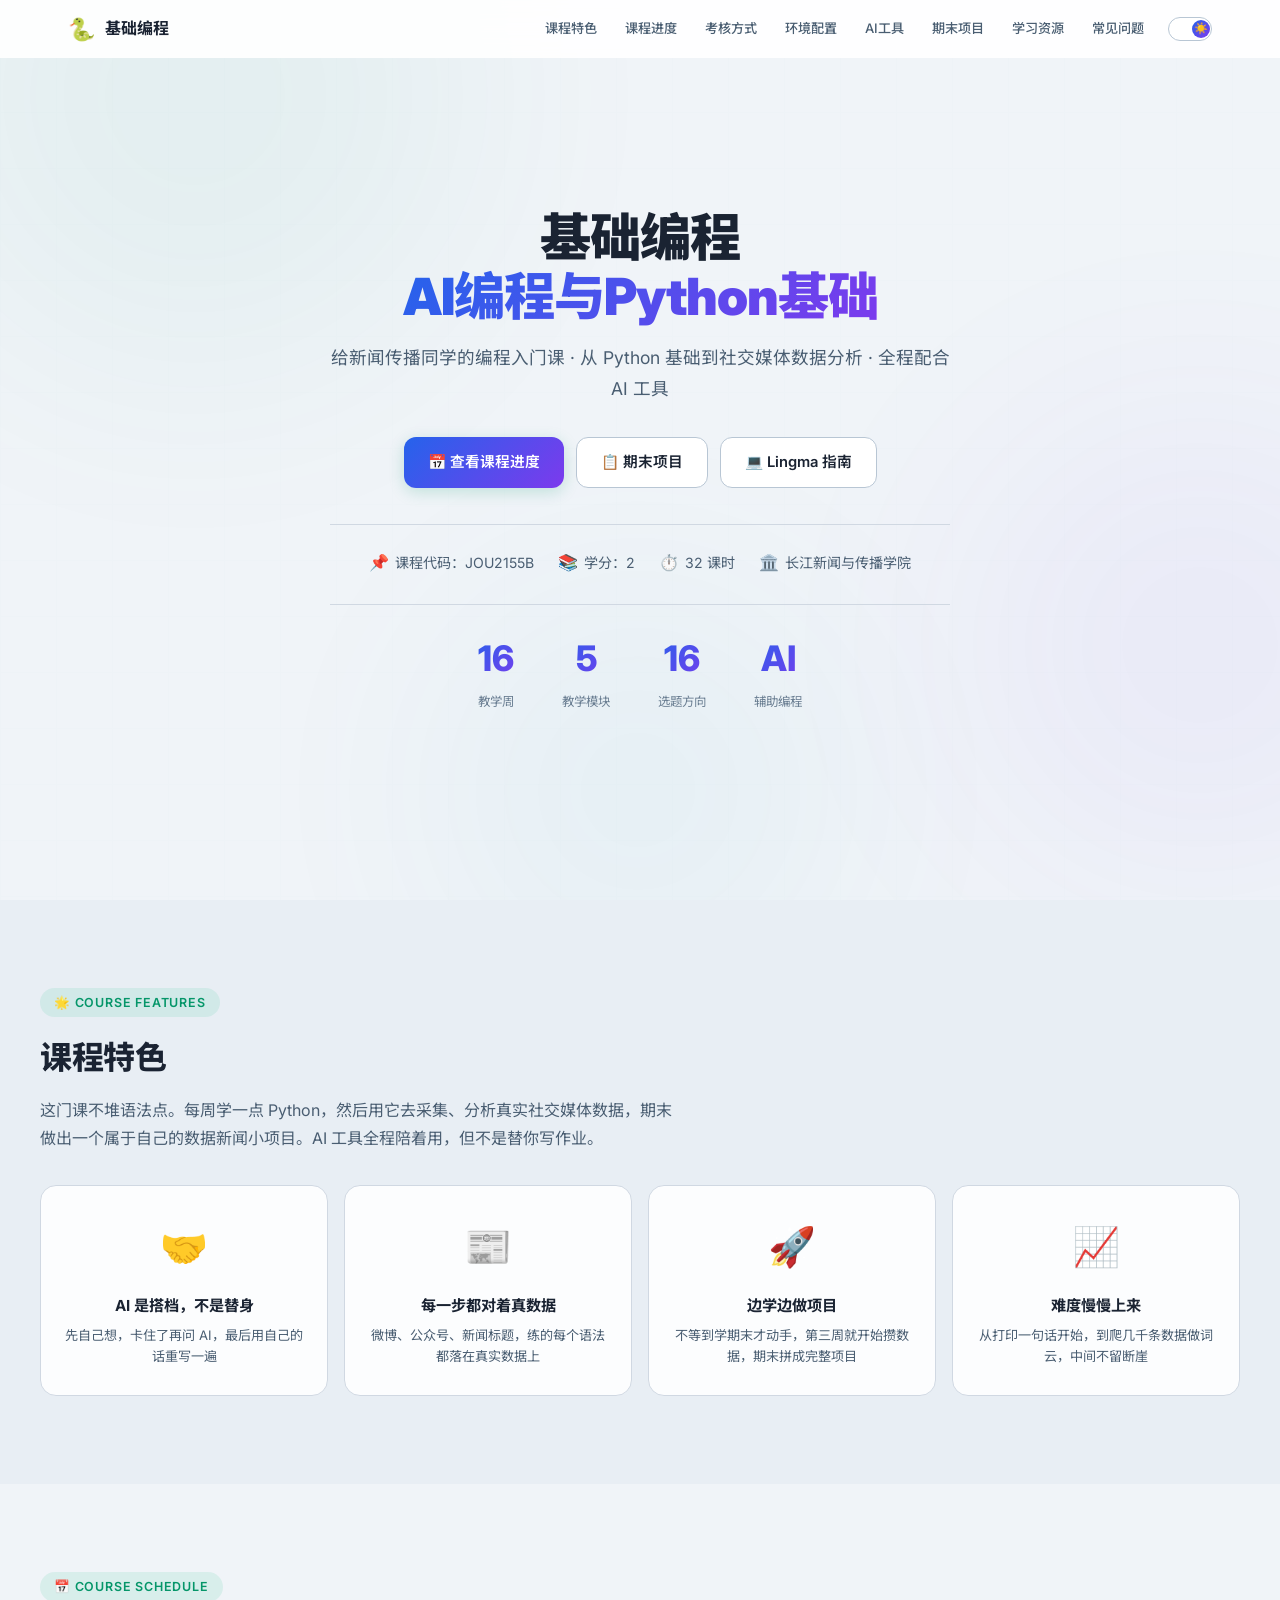
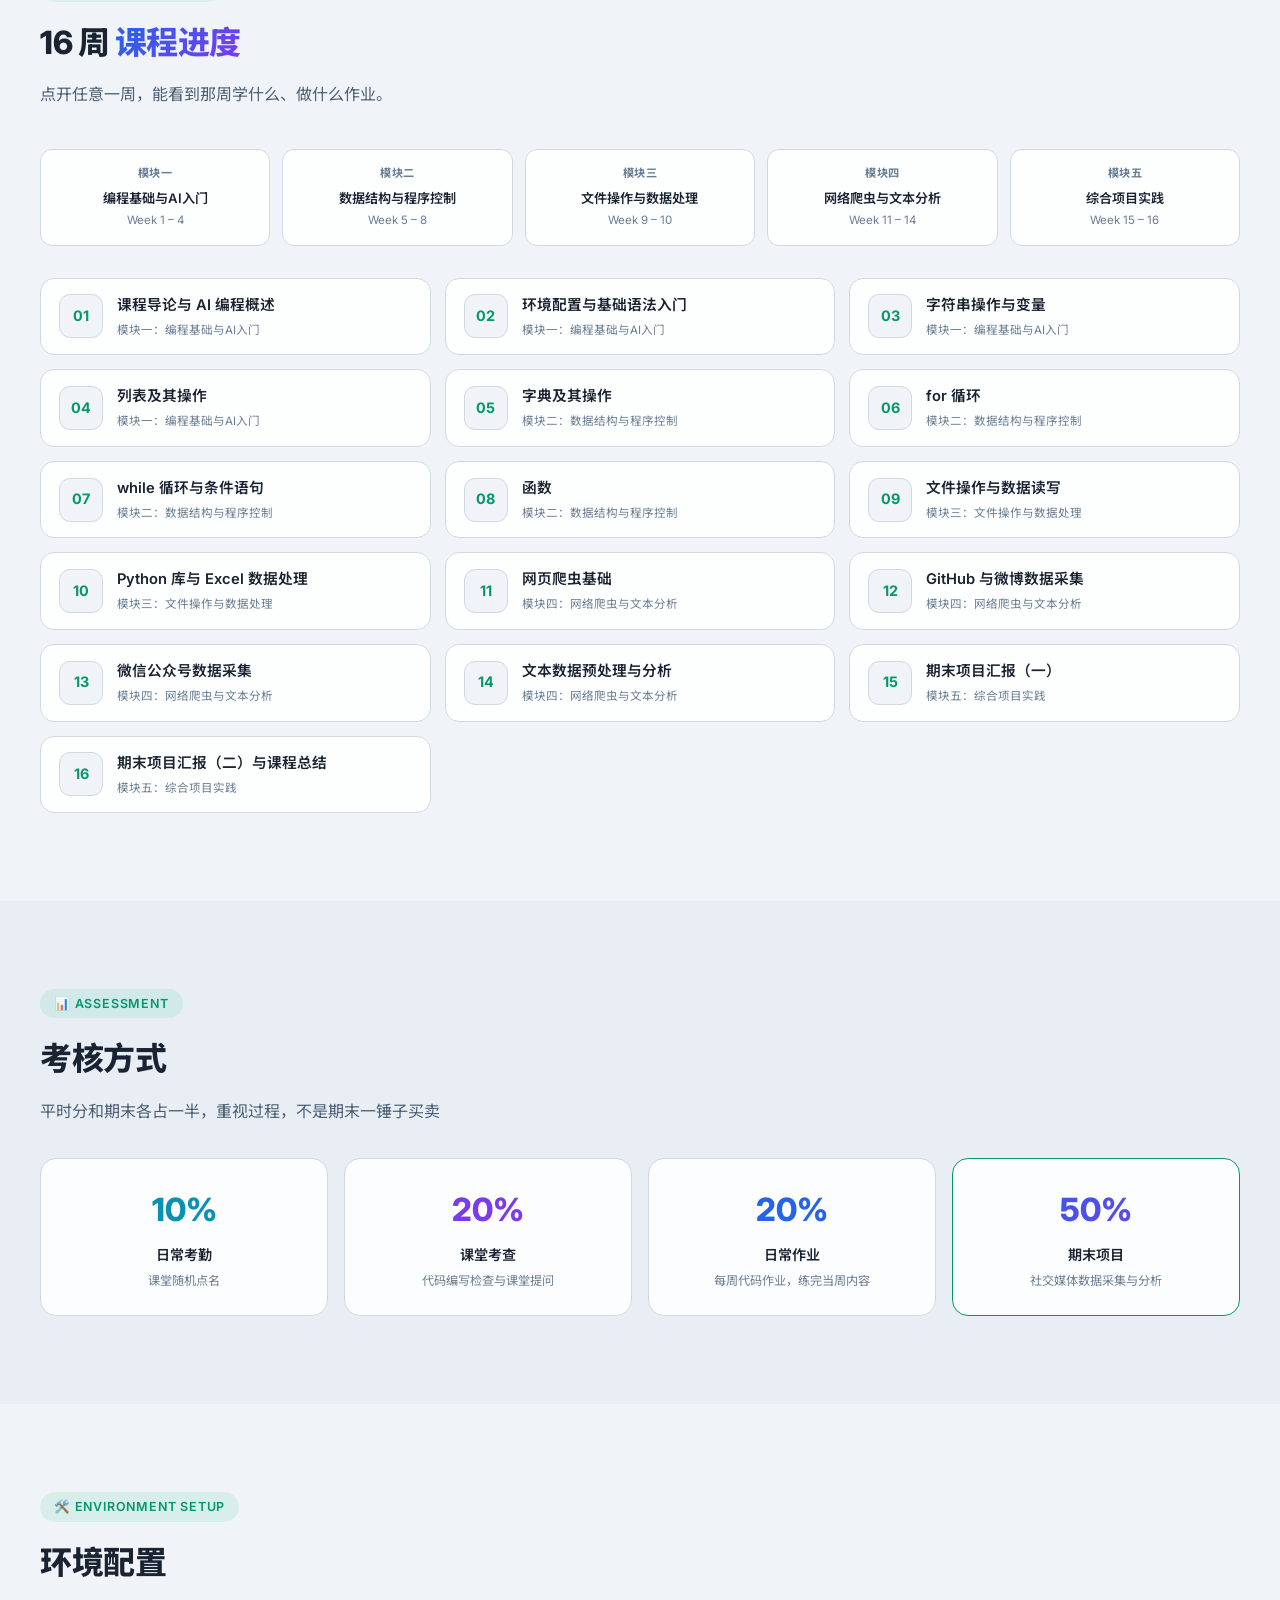
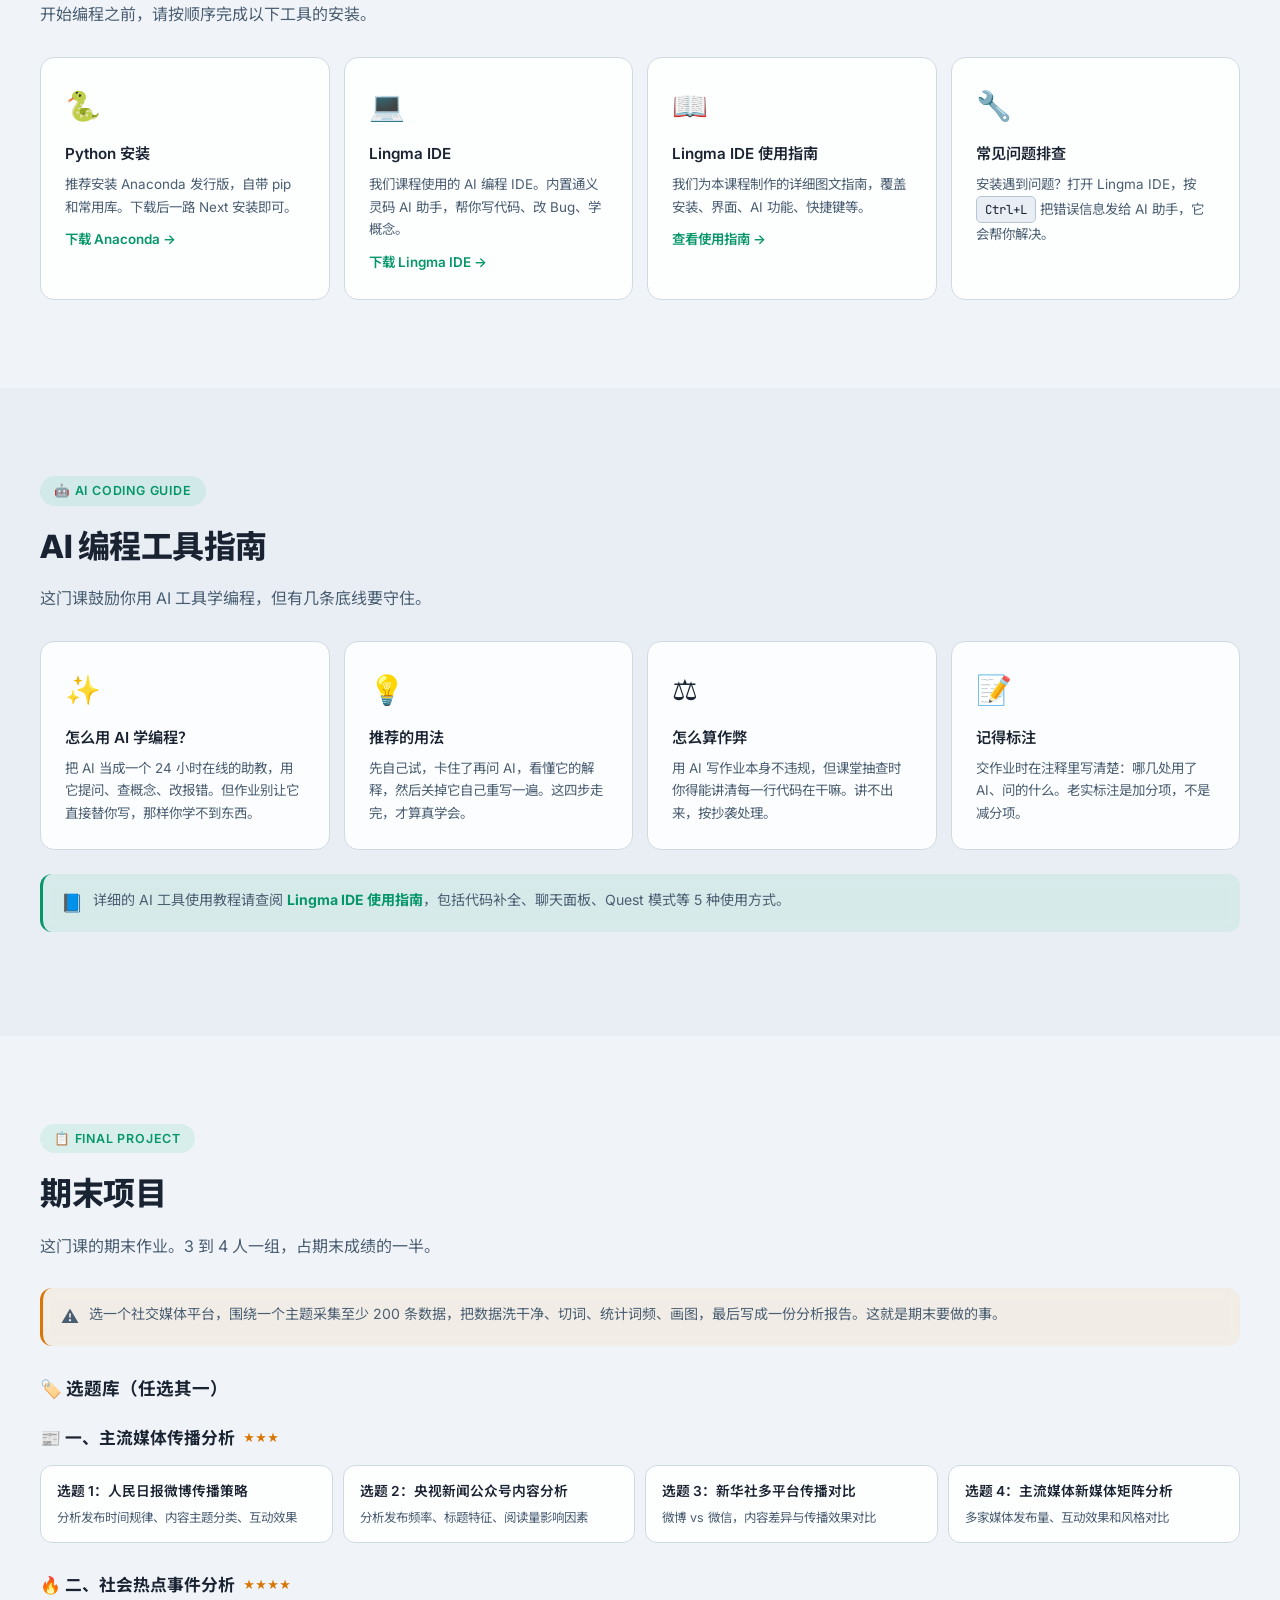
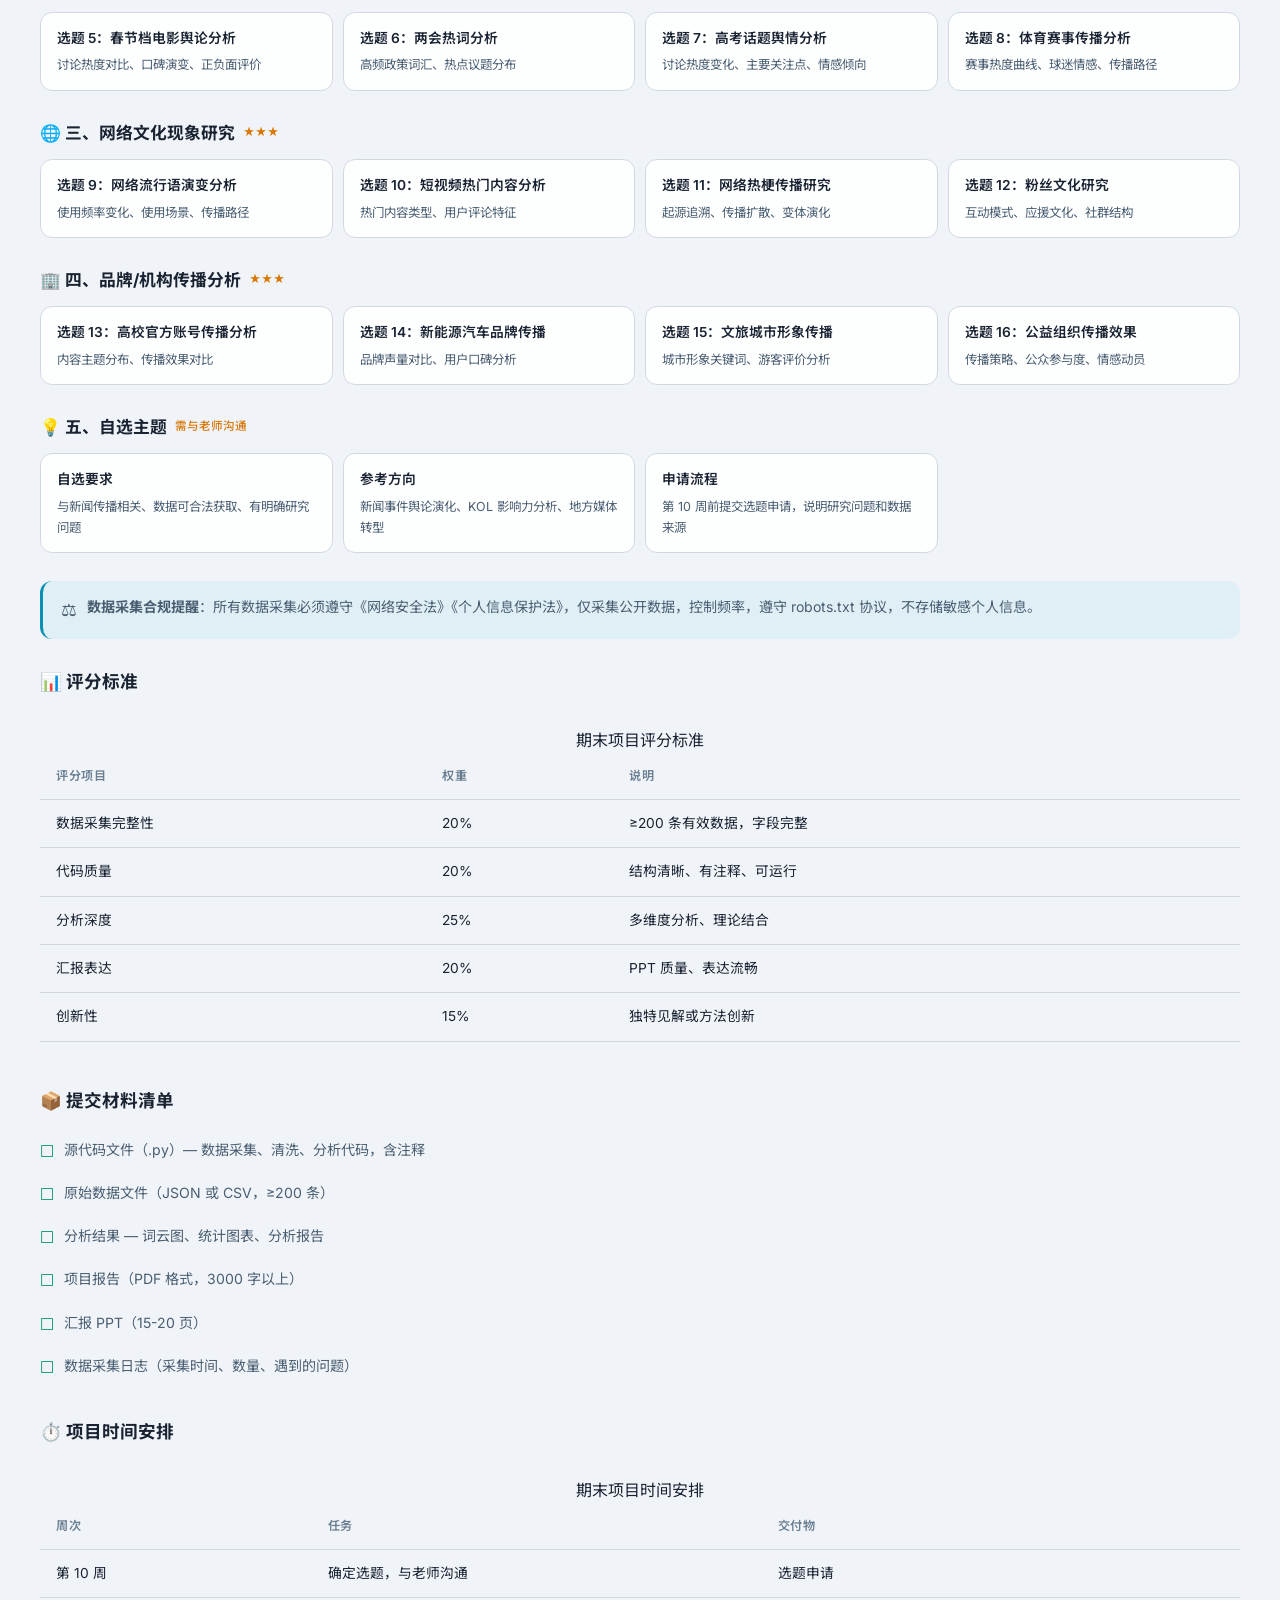
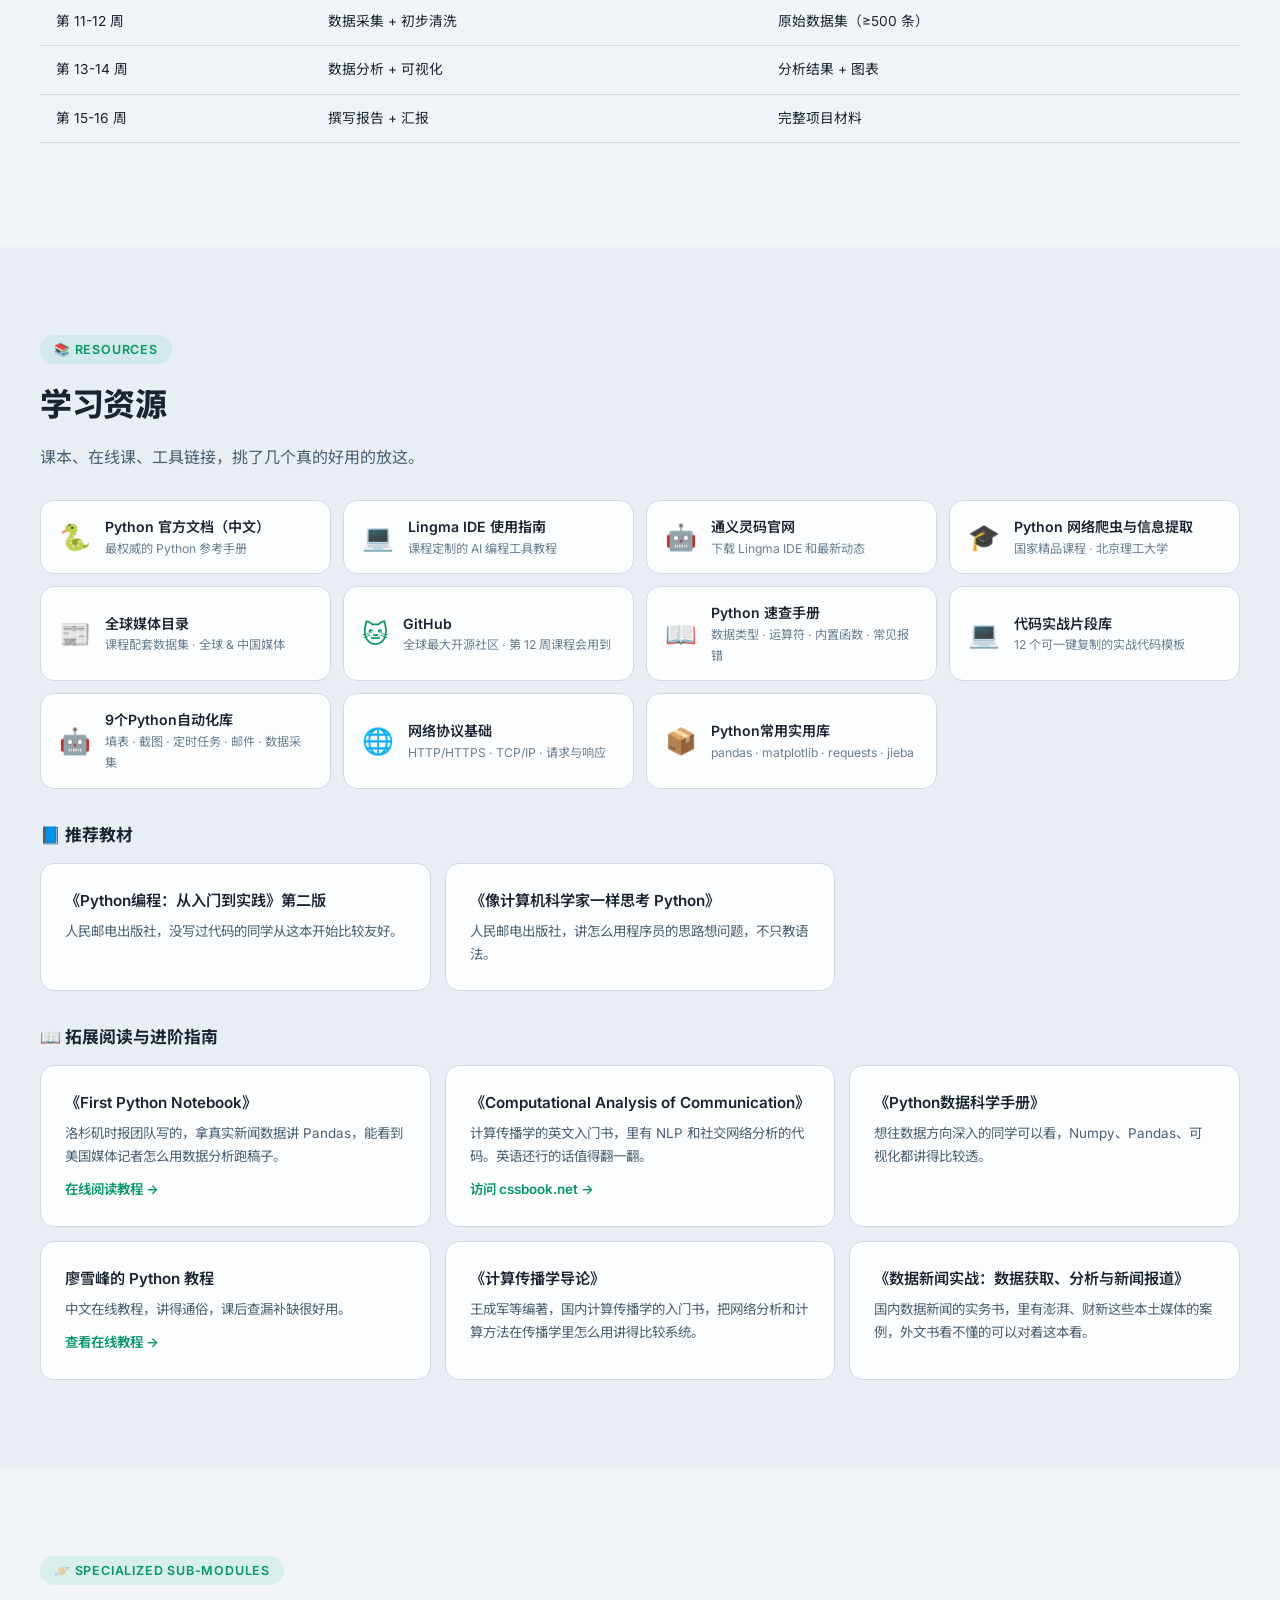
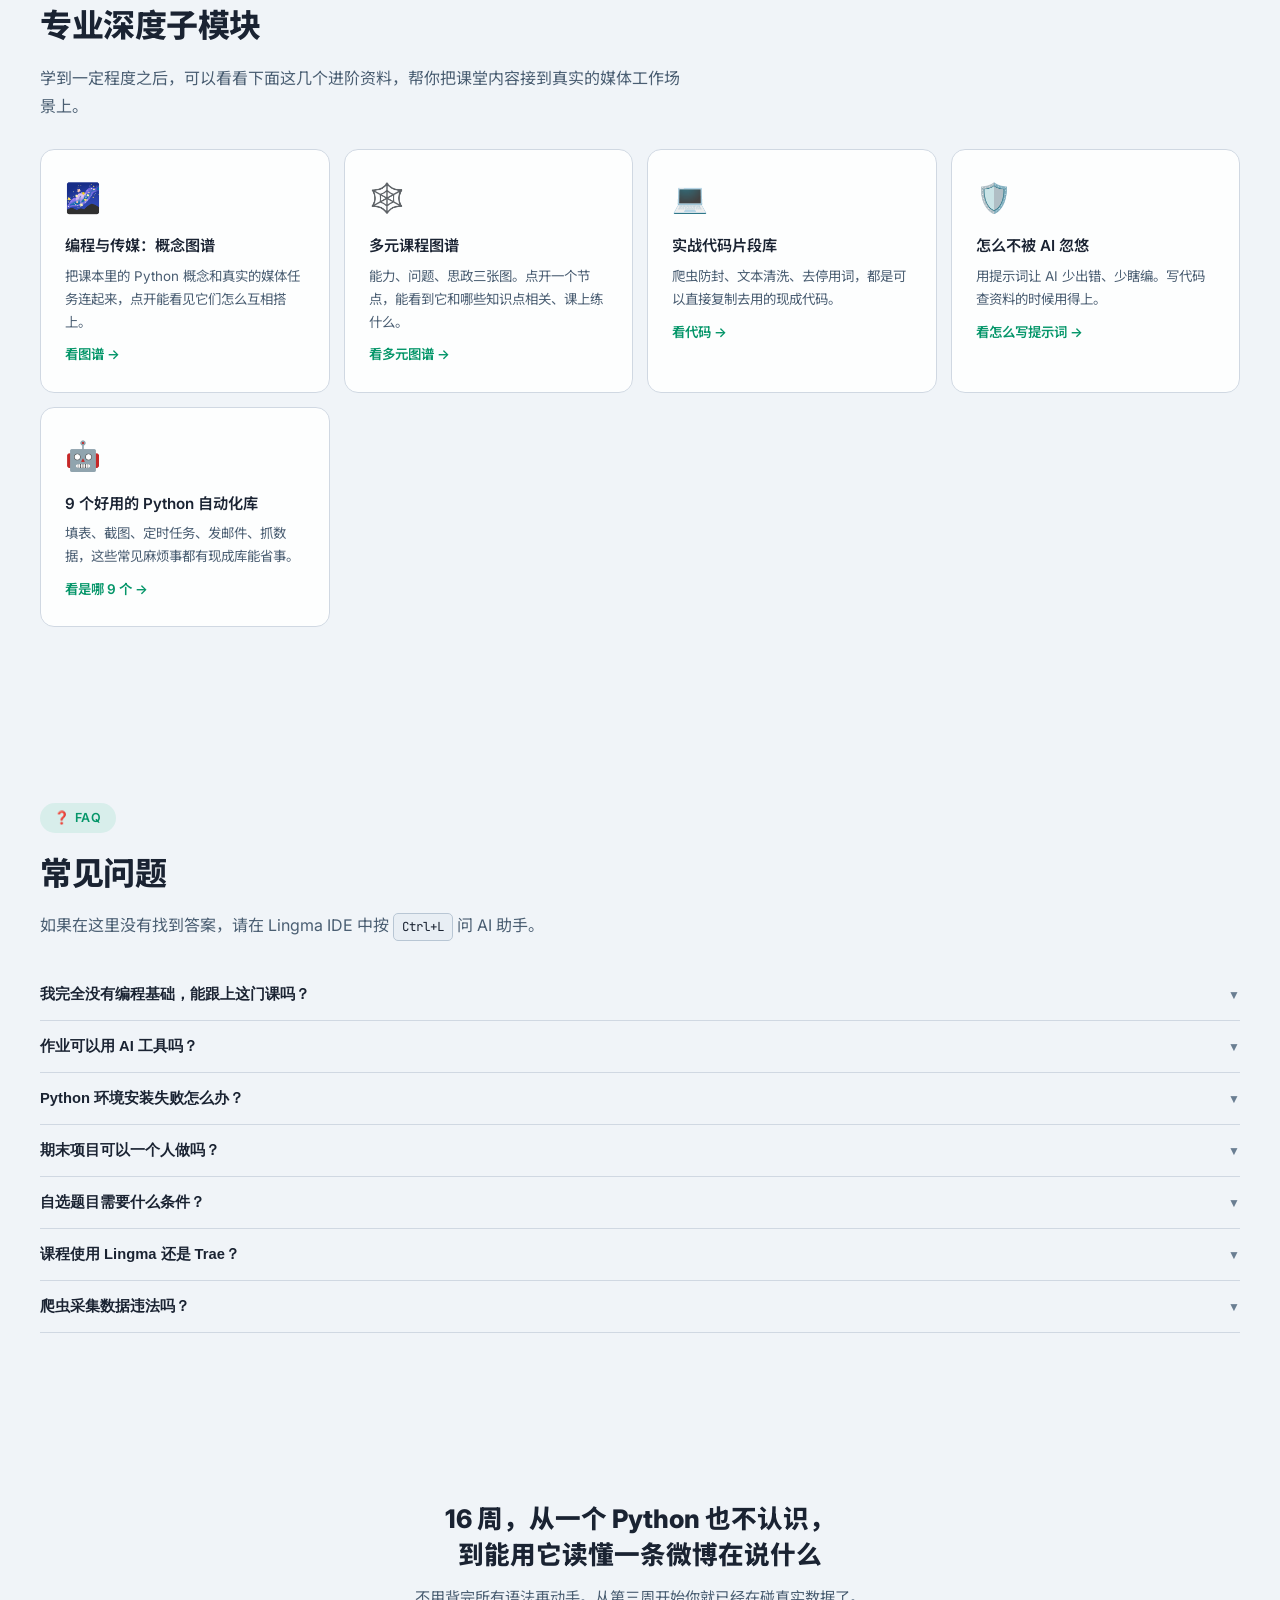
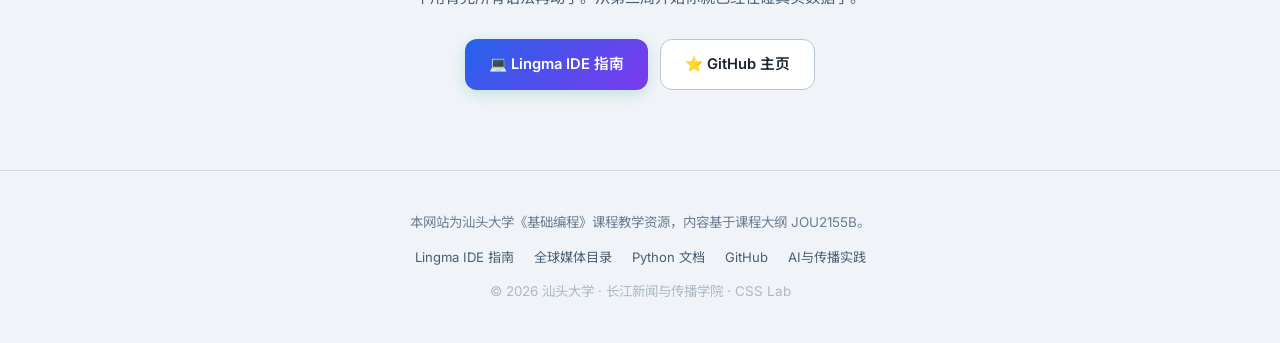
<file: index.html>
<!DOCTYPE html>
<html lang="zh-CN">
<head>
  <meta charset="UTF-8">
  <meta name="viewport" content="width=device-width, initial-scale=1.0">
  <title>基础编程（AI编程与Python基础）| 汕头大学</title>
  <meta name="description" content="汕头大学长江新闻与传播学院《基础编程》课程网站 — 16周课程进度、作业要求、期末项目指南">
  <meta name="keywords" content="Python, AI编程, 汕头大学, 新闻传播, 数据分析, 编程入门">
  <meta name="author" content="汕头大学长江新闻与传播学院">

  <!-- Preconnect for performance -->
  <link rel="preconnect" href="https://fonts.googleapis.com">
  <link rel="preconnect" href="https://fonts.gstatic.com" crossorigin>

  <!-- Fonts with display=swap for non-blocking -->
  <link href="https://fonts.googleapis.com/css2?family=Inter:wght@300;400;500;600;700;800;900&family=Noto+Sans+SC:wght@300;400;500;700;900&family=JetBrains+Mono:wght@400;500;600&display=swap" rel="stylesheet">

  <!-- Open Graph / Facebook -->
  <meta property="og:type" content="website">
  <meta property="og:url" content="https://basic-programming.aisbest.eu.cc/">
  <meta property="og:title" content="基础编程（AI编程与Python基础）| 汕头大学">
  <meta property="og:description" content="汕头大学长江新闻与传播学院《基础编程》课程网站 — 16周课程进度、作业要求、期末项目指南">
  <meta property="og:locale" content="zh_CN">

  <!-- Twitter -->
  <meta name="twitter:card" content="summary_large_image">
  <meta name="twitter:url" content="https://basic-programming.aisbest.eu.cc/">
  <meta name="twitter:title" content="基础编程（AI编程与Python基础）| 汕头大学">
  <meta name="twitter:description" content="汕头大学长江新闻与传播学院《基础编程》课程网站 — 16周课程进度、作业要求、期末项目指南">

  <!-- Structured Data (JSON-LD) -->
  <script type="application/ld+json">
  {
    "@context": "https://schema.org",
    "@type": "Course",
    "name": "基础编程（AI编程与Python基础）",
    "description": "面向新闻传播专业的编程入门课程，以社交媒体数据分析为主线，AI辅助学习",
    "provider": {
      "@type": "Organization",
      "name": "汕头大学长江新闻与传播学院",
      "url": "https://stu.edu.cn"
    },
    "courseCode": "JOU2155B",
    "numberOfLessons": 16,
    "educationalLevel": "Undergraduate",
    "inLanguage": "zh-CN",
    "timeRequired": "P16W"
  }
  </script>

  <link rel="stylesheet" href="index.css">
</head>
<body>

<!-- Skip Link for Accessibility -->
<a href="#main-content" class="skip-link">跳转到主要内容</a>

<!-- Animated Background -->
<div class="bg-grid" aria-hidden="true"></div>
<div class="bg-glow bg-glow-1" aria-hidden="true"></div>
<div class="bg-glow bg-glow-2" aria-hidden="true"></div>
<div class="bg-glow bg-glow-3" aria-hidden="true"></div>

<!-- ===== Navbar ===== -->
<nav class="navbar" id="navbar" role="navigation" aria-label="主导航">
  <div class="nav-inner">
    <div class="nav-brand">
      <div class="nav-logo" aria-hidden="true">🐍</div>
      <span>基础编程</span>
    </div>
    <button class="hamburger" id="hamburger" aria-label="打开菜单" aria-expanded="false" aria-controls="nav-links">
      <span></span><span></span><span></span>
    </button>
    <div class="nav-links" id="nav-links">
      <a href="#features">课程特色</a>
      <a href="#schedule">课程进度</a>
      <a href="#grading">考核方式</a>
      <a href="#setup">环境配置</a>
      <a href="#ai-tools">AI工具</a>
      <a href="#project">期末项目</a>
      <a href="#resources">学习资源</a>
      <a href="#faq">常见问题</a>
      <button class="theme-toggle" id="themeToggle" aria-label="切换明亮/暗黑模式" title="切换主题">
        <div class="theme-toggle-knob" id="themeIcon" aria-hidden="true">🌙</div>
      </button>
    </div>
  </div>
</nav>

<!-- ===== Hero ===== -->
<header class="hero">
  <div class="hero-content">
    <h1>基础编程<br><span class="accent">AI编程与Python基础</span></h1>
    <p class="subtitle">给新闻传播同学的编程入门课 · 从 Python 基础到社交媒体数据分析 · 全程配合 AI 工具</p>
    <div class="hero-actions">
      <a href="#schedule" class="btn btn-primary">📅 查看课程进度</a>
      <a href="#project" class="btn btn-outline">📋 期末项目</a>
      <a href="https://icgma.github.io/Lingma-Intro/" target="_blank" rel="noopener noreferrer" class="btn btn-outline">💻 Lingma 指南</a>
    </div>
    <div class="hero-meta">
      <div class="hero-meta-item"><span class="emoji" aria-hidden="true">📌</span> 课程代码：JOU2155B</div>
      <div class="hero-meta-item"><span class="emoji" aria-hidden="true">📚</span> 学分：2</div>
      <div class="hero-meta-item"><span class="emoji" aria-hidden="true">⏱️</span> 32 课时</div>
      <div class="hero-meta-item"><span class="emoji" aria-hidden="true">🏛️</span> 长江新闻与传播学院</div>
    </div>
    <div class="hero-stats">
      <div><div class="hero-stat-value">16</div><div class="hero-stat-label">教学周</div></div>
      <div><div class="hero-stat-value">5</div><div class="hero-stat-label">教学模块</div></div>
      <div><div class="hero-stat-value">16</div><div class="hero-stat-label">选题方向</div></div>
      <div><div class="hero-stat-value">AI</div><div class="hero-stat-label">辅助编程</div></div>
    </div>
  </div>
</header>

<!-- ===== Main Content ===== -->
<main id="main-content">

<!-- ===== 课程特色 ===== -->
<section id="features" class="section-alt">
  <div class="container fade-in">
    <div class="section-label">🌟 Course Features</div>
    <h2 class="section-title">课程特色</h2>
    <div class="section-desc">这门课不堆语法点。每周学一点 Python，然后用它去采集、分析真实社交媒体数据，期末做出一个属于自己的数据新闻小项目。AI 工具全程陪着用，但不是替你写作业。</div>
    <div class="feature-grid">
      <article class="feature-card">
        <span class="feat-icon" aria-hidden="true">🤝</span>
        <h4>AI 是搭档，不是替身</h4>
        <p>先自己想，卡住了再问 AI，最后用自己的话重写一遍</p>
      </article>
      <article class="feature-card">
        <span class="feat-icon" aria-hidden="true">📰</span>
        <h4>每一步都对着真数据</h4>
        <p>微博、公众号、新闻标题，练的每个语法都落在真实数据上</p>
      </article>
      <article class="feature-card">
        <span class="feat-icon" aria-hidden="true">🚀</span>
        <h4>边学边做项目</h4>
        <p>不等到学期末才动手，第三周就开始攒数据，期末拼成完整项目</p>
      </article>
      <article class="feature-card">
        <span class="feat-icon" aria-hidden="true">📈</span>
        <h4>难度慢慢上来</h4>
        <p>从打印一句话开始，到爬几千条数据做词云，中间不留断崖</p>
      </article>
    </div>
  </div>
</section>

<!-- ===== 课程进度 ===== -->
<section id="schedule">
  <div class="container fade-in">
    <div class="section-label">📅 Course Schedule</div>
    <h2 class="section-title">16 周 <span class="gradient">课程进度</span></h2>
    <div class="section-desc">点开任意一周，能看到那周学什么、做什么作业。</div>

    <!-- Module Phase Indicator -->
    <div class="module-phases" role="list" aria-label="教学模块">
      <div class="module-phase" role="listitem" data-weeks="1-4">
        <div class="module-phase-num">模块一</div>
        <div class="module-phase-name">编程基础与AI入门</div>
        <div class="module-phase-weeks">Week 1 – 4</div>
      </div>
      <div class="module-phase" role="listitem" data-weeks="5-8">
        <div class="module-phase-num">模块二</div>
        <div class="module-phase-name">数据结构与程序控制</div>
        <div class="module-phase-weeks">Week 5 – 8</div>
      </div>
      <div class="module-phase" role="listitem" data-weeks="9-10">
        <div class="module-phase-num">模块三</div>
        <div class="module-phase-name">文件操作与数据处理</div>
        <div class="module-phase-weeks">Week 9 – 10</div>
      </div>
      <div class="module-phase" role="listitem" data-weeks="11-14">
        <div class="module-phase-num">模块四</div>
        <div class="module-phase-name">网络爬虫与文本分析</div>
        <div class="module-phase-weeks">Week 11 – 14</div>
      </div>
      <div class="module-phase" role="listitem" data-weeks="15-16">
        <div class="module-phase-num">模块五</div>
        <div class="module-phase-name">综合项目实践</div>
        <div class="module-phase-weeks">Week 15 – 16</div>
      </div>
    </div>

    <div class="week-grid" role="list" aria-label="周课程列表">

      <!-- Week 1 -->
      <article class="week-card" role="listitem">
        <div class="week-header">
          <div class="week-num" aria-hidden="true">01</div>
          <div><div class="week-title">课程导论与 AI 编程概述</div><div class="week-module">模块一：编程基础与AI入门</div></div>
        </div>
        <div class="week-body">
          <h4>📖 教学目标</h4>
          <ul>
            <li>理解课程整体架构和学习路径</li>
            <li>认识 AI 辅助编程的概念和优势</li>
            <li>了解 Python 语言的特点和应用领域</li>
          </ul>
          <h4>🔬 实验内容</h4>
          <ul>
            <li>演示 AI 编程工具的基本使用</li>
            <li>展示 Python 在新闻数据分析中的实际案例</li>
            <li>注册 Lingma / Trae 账号</li>
          </ul>
          <div class="hw-box"><strong>📝 作业：</strong>阅读推荐教材第 1 章；思考你希望用 Python 分析哪个社交媒体平台的数据。</div>
        </div>
      </article>

      <!-- Week 2 -->
      <article class="week-card" role="listitem">
        <div class="week-header">
          <div class="week-num" aria-hidden="true">02</div>
          <div><div class="week-title">环境配置与基础语法入门</div><div class="week-module">模块一：编程基础与AI入门</div></div>
        </div>
        <div class="week-body">
          <h4>📖 教学目标</h4>
          <ul>
            <li>完成 Python 和 AI 工具的安装配置</li>
            <li>掌握 Python 基本数据类型：数字、字符串</li>
            <li>学会使用 AI 工具辅助解决环境配置问题</li>
          </ul>
          <h4>🔬 实验内容</h4>
          <ul>
            <li>完成 Python 环境安装（推荐 Anaconda）</li>
            <li>完成 Lingma IDE 配置</li>
            <li>在交互式环境中练习数值运算</li>
          </ul>
          <div class="hw-box"><strong>📝 作业：</strong>确保环境配置成功并截图提交；完成 10 道数值运算练习题。</div>
        </div>
      </article>

      <!-- Week 3 -->
      <article class="week-card" role="listitem">
        <div class="week-header">
          <div class="week-num" aria-hidden="true">03</div>
          <div><div class="week-title">字符串操作与变量</div><div class="week-module">模块一：编程基础与AI入门</div></div>
        </div>
        <div class="week-body">
          <h4>📖 教学目标</h4>
          <ul>
            <li>掌握变量的概念和赋值语句</li>
            <li>熟练运用字符串的各种操作</li>
            <li>能够处理简单的新闻文本数据</li>
          </ul>
          <h4>🔬 实验内容</h4>
          <ul>
            <li>练习字符串切片操作</li>
            <li>处理新闻标题文本：提取关键信息</li>
            <li>使用 Lingma 辅助编写字符串处理代码</li>
          </ul>
          <div class="hw-box"><strong>📝 作业：</strong>编写程序处理 5 条真实新闻标题（输出标题长度、首字母大写版本）。</div>
        </div>
      </article>

      <!-- Week 4 -->
      <article class="week-card" role="listitem">
        <div class="week-header">
          <div class="week-num" aria-hidden="true">04</div>
          <div><div class="week-title">列表及其操作</div><div class="week-module">模块一：编程基础与AI入门</div></div>
        </div>
        <div class="week-body">
          <h4>📖 教学目标</h4>
          <ul>
            <li>理解列表的概念和特点</li>
            <li>掌握列表的创建、索引、切片操作</li>
            <li>能够使用列表存储和管理新闻数据</li>
          </ul>
          <h4>🔬 实验内容</h4>
          <ul>
            <li>创建新闻标题列表并进行各种操作</li>
            <li>使用 Lingma 辅助编写列表操作代码</li>
            <li>练习：对新闻列表按标题长度排序</li>
          </ul>
          <div class="hw-box"><strong>📝 作业：</strong>创建一个包含 10 条新闻标题的列表，实现添加、删除、排序、查找等操作。</div>
        </div>
      </article>

      <!-- Week 5 -->
      <article class="week-card" role="listitem">
        <div class="week-header">
          <div class="week-num" aria-hidden="true">05</div>
          <div><div class="week-title">字典及其操作</div><div class="week-module">模块二：数据结构与程序控制</div></div>
        </div>
        <div class="week-body">
          <h4>📖 教学目标</h4>
          <ul>
            <li>理解字典的概念和键值对结构</li>
            <li>掌握字典的创建和基本操作</li>
            <li>能够使用字典存储结构化新闻数据</li>
          </ul>
          <h4>🔬 实验内容</h4>
          <ul>
            <li>创建新闻数据字典（标题、来源、时间、内容）</li>
            <li>创建新闻列表（多条新闻的字典列表）</li>
            <li>使用 AI 辅助设计数据结构</li>
          </ul>
          <div class="hw-box"><strong>📝 作业：</strong>设计 5 条新闻数据结构（含标题、来源、发布时间、阅读量、关键词列表），实现增删改查。</div>
        </div>
      </article>

      <!-- Week 6 -->
      <article class="week-card" role="listitem">
        <div class="week-header">
          <div class="week-num" aria-hidden="true">06</div>
          <div><div class="week-title">for 循环</div><div class="week-module">模块二：数据结构与程序控制</div></div>
        </div>
        <div class="week-body">
          <h4>📖 教学目标</h4>
          <ul>
            <li>理解循环的概念和作用</li>
            <li>掌握 for 循环的语法和 range() 函数</li>
            <li>掌握列表推导式</li>
          </ul>
          <h4>🔬 实验内容</h4>
          <ul>
            <li>遍历新闻列表，打印每条新闻标题</li>
            <li>使用列表推导式筛选特定新闻</li>
            <li>批量处理新闻标题</li>
          </ul>
          <div class="hw-box"><strong>📝 作业：</strong>遍历新闻列表统计标题字数；用列表推导式筛选标题超过 20 字的新闻；计算平均阅读量。</div>
        </div>
      </article>

      <!-- Week 7 -->
      <article class="week-card" role="listitem">
        <div class="week-header">
          <div class="week-num" aria-hidden="true">07</div>
          <div><div class="week-title">while 循环与条件语句</div><div class="week-module">模块二：数据结构与程序控制</div></div>
        </div>
        <div class="week-body">
          <h4>📖 教学目标</h4>
          <ul>
            <li>掌握 while 循环和 break / continue</li>
            <li>掌握 if / elif / else 条件语句</li>
          </ul>
          <h4>🔬 实验内容</h4>
          <ul>
            <li>使用 while 循环实现用户输入验证</li>
            <li>使用 if 语句按关键词对新闻分类</li>
            <li>筛选阅读量超过 10 万的热门新闻</li>
          </ul>
          <div class="hw-box"><strong>📝 作业：</strong>编写新闻分类程序：根据关键词判断类别，持续输入直到 "quit" 退出，统计各类数量。</div>
        </div>
      </article>

      <!-- Week 8 -->
      <article class="week-card" role="listitem">
        <div class="week-header">
          <div class="week-num" aria-hidden="true">08</div>
          <div><div class="week-title">函数</div><div class="week-module">模块二：数据结构与程序控制</div></div>
        </div>
        <div class="week-body">
          <h4>📖 教学目标</h4>
          <ul>
            <li>理解函数的概念和作用</li>
            <li>掌握函数的定义、参数和返回值</li>
            <li>熟悉常用内置函数</li>
          </ul>
          <h4>🔬 实验内容</h4>
          <ul>
            <li>编写新闻处理函数</li>
            <li>使用 AI 生成函数并理解其逻辑</li>
            <li>重构之前的代码，提取公共函数</li>
          </ul>
          <div class="hw-box"><strong>📝 作业：</strong>编写三个函数：计算新闻标题平均长度、根据关键词筛选新闻、统计各类别数量。</div>
        </div>
      </article>

      <!-- Week 9 -->
      <article class="week-card" role="listitem">
        <div class="week-header">
          <div class="week-num" aria-hidden="true">09</div>
          <div><div class="week-title">文件操作与数据读写</div><div class="week-module">模块三：文件操作与数据处理</div></div>
        </div>
        <div class="week-body">
          <h4>📖 教学目标</h4>
          <ul>
            <li>掌握文本文件的读写操作（open / with）</li>
            <li>学会处理 CSV 和 JSON 格式数据</li>
            <li>能够将新闻数据保存到文件</li>
          </ul>
          <h4>🔬 实验内容</h4>
          <ul>
            <li>读取新闻数据文件</li>
            <li>将处理后的数据保存为 CSV 和 JSON</li>
          </ul>
          <div class="hw-box"><strong>📝 作业：</strong>创建新闻数据 CSV 文件（至少 10 条），编写程序读取 CSV 后保存为 JSON。</div>
        </div>
      </article>

      <!-- Week 10 -->
      <article class="week-card" role="listitem">
        <div class="week-header">
          <div class="week-num" aria-hidden="true">10</div>
          <div><div class="week-title">Python 库与 Excel 数据处理</div><div class="week-module">模块三：文件操作与数据处理</div></div>
        </div>
        <div class="week-body">
          <h4>📖 教学目标</h4>
          <ul>
            <li>理解 Python 库的概念，掌握 pip 安装</li>
            <li>学会使用 pandas 处理 Excel 数据</li>
          </ul>
          <h4>🔬 实验内容</h4>
          <ul>
            <li>安装 pandas、openpyxl 库</li>
            <li>读取新闻数据 Excel 文件</li>
            <li>使用 pandas 进行数据筛选和统计</li>
          </ul>
          <div class="hw-box"><strong>📝 作业：</strong>下载新闻数据 Excel 文件，使用 pandas 完成读取、筛选、统计、保存，生成基本统计报告。</div>
        </div>
      </article>

      <!-- Week 11 -->
      <article class="week-card" role="listitem">
        <div class="week-header">
          <div class="week-num" aria-hidden="true">11</div>
          <div><div class="week-title">网页爬虫基础</div><div class="week-module">模块四：网络爬虫与文本分析</div></div>
        </div>
        <div class="week-body">
          <h4>📖 教学目标</h4>
          <ul>
            <li>理解网页爬虫的基本原理和合规性</li>
            <li>掌握 requests 库和 BeautifulSoup 库</li>
          </ul>
          <h4>🔬 实验内容</h4>
          <ul>
            <li>安装 requests、beautifulsoup4</li>
            <li>抓取新闻网站首页</li>
            <li>提取新闻标题和链接并保存</li>
          </ul>
          <div class="hw-box"><strong>📝 作业：</strong>选择一个新闻网站，抓取首页新闻标题和链接，保存为 CSV。</div>
        </div>
      </article>

      <!-- Week 12 -->
      <article class="week-card" role="listitem">
        <div class="week-header">
          <div class="week-num" aria-hidden="true">12</div>
          <div><div class="week-title">GitHub 与微博数据采集</div><div class="week-module">模块四：网络爬虫与文本分析</div></div>
        </div>
        <div class="week-body">
          <h4>📖 教学目标</h4>
          <ul>
            <li>了解 GitHub 的基本使用</li>
            <li>掌握使用开源工具采集微博数据</li>
            <li>了解数据采集的合规性要求</li>
          </ul>
          <h4>🔬 实验内容</h4>
          <ul>
            <li>注册 GitHub 账号</li>
            <li>搜索并下载微博爬虫项目</li>
            <li>配置并运行爬虫，采集热点话题数据</li>
          </ul>
          <div class="hw-box"><strong>📝 作业：</strong>采集一个热点话题的微博数据（至少 100 条），撰写数据采集报告。</div>
        </div>
      </article>

      <!-- Week 13 -->
      <article class="week-card" role="listitem">
        <div class="week-header">
          <div class="week-num" aria-hidden="true">13</div>
          <div><div class="week-title">微信公众号数据采集</div><div class="week-module">模块四：网络爬虫与文本分析</div></div>
        </div>
        <div class="week-body">
          <h4>📖 教学目标</h4>
          <ul>
            <li>掌握微信公众号数据采集方法</li>
            <li>完成主流媒体公众号数据采集</li>
          </ul>
          <h4>🔬 实验内容</h4>
          <ul>
            <li>配置公众号采集工具</li>
            <li>采集人民日报 / 央视新闻公众号文章</li>
            <li>初步数据探索</li>
          </ul>
          <div class="hw-box"><strong>📝 作业：</strong>采集一个主流媒体公众号近一个月的文章（≥30 篇），整理数据并初步分析发布规律。</div>
        </div>
      </article>

      <!-- Week 14 -->
      <article class="week-card" role="listitem">
        <div class="week-header">
          <div class="week-num" aria-hidden="true">14</div>
          <div><div class="week-title">文本数据预处理与分析</div><div class="week-module">模块四：网络爬虫与文本分析</div></div>
        </div>
        <div class="week-body">
          <h4>📖 教学目标</h4>
          <ul>
            <li>掌握中文分词技术（jieba）</li>
            <li>学会文本清洗和预处理</li>
            <li>能够进行词频统计和词云生成</li>
          </ul>
          <h4>🔬 实验内容</h4>
          <ul>
            <li>安装 jieba、wordcloud 库</li>
            <li>对采集的数据进行分词</li>
            <li>统计高频词汇、生成词云图</li>
          </ul>
          <div class="hw-box"><strong>📝 作业：</strong>对采集的数据完成文本预处理，生成词频统计表和词云图，撰写初步分析报告。</div>
        </div>
      </article>

      <!-- Week 15 -->
      <article class="week-card" role="listitem">
        <div class="week-header">
          <div class="week-num" aria-hidden="true">15</div>
          <div><div class="week-title">期末项目汇报（一）</div><div class="week-module">模块五：综合项目实践</div></div>
        </div>
        <div class="week-body">
          <h4>📖 汇报要求</h4>
          <ul>
            <li>每组汇报 10-15 分钟 + 问答 5 分钟</li>
            <li>展示项目背景、数据采集方法、分析结果</li>
            <li>教师和同学反馈</li>
          </ul>
        </div>
      </article>

      <!-- Week 16 -->
      <article class="week-card" role="listitem">
        <div class="week-header">
          <div class="week-num" aria-hidden="true">16</div>
          <div><div class="week-title">期末项目汇报（二）与课程总结</div><div class="week-module">模块五：综合项目实践</div></div>
        </div>
        <div class="week-body">
          <h4>📖 课堂安排</h4>
          <ul>
            <li>剩余小组汇报</li>
            <li>课程总结与回顾</li>
            <li>后续学习路径建议</li>
          </ul>
          <h4>📦 项目提交要求</h4>
          <ul>
            <li>完整代码（含注释）</li>
            <li>采集的原始数据</li>
            <li>分析结果和可视化图表</li>
            <li>项目报告（PDF 格式）</li>
            <li>汇报 PPT</li>
          </ul>
        </div>
      </article>

    </div><!-- /week-grid -->
  </div>
</section>

<!-- ===== 考核方式 ===== -->
<section id="grading" class="section-alt">
  <div class="container fade-in">
    <div class="section-label">📊 Assessment</div>
    <h2 class="section-title">考核方式</h2>
    <div class="section-desc">平时分和期末各占一半，重视过程，不是期末一锤子买卖</div>

    <div class="grading-grid">
      <article class="grading-card">
        <div class="grading-pct" style="color:var(--cyan)" aria-label="10分">10%</div>
        <div class="grading-name">日常考勤</div>
        <div class="grading-desc">课堂随机点名</div>
      </article>
      <article class="grading-card">
        <div class="grading-pct" style="color:var(--purple)" aria-label="20分">20%</div>
        <div class="grading-name">课堂考查</div>
        <div class="grading-desc">代码编写检查与课堂提问</div>
      </article>
      <article class="grading-card">
        <div class="grading-pct" style="color:var(--blue)" aria-label="20分">20%</div>
        <div class="grading-name">日常作业</div>
        <div class="grading-desc">每周代码作业，练完当周内容</div>
      </article>
      <article class="grading-card" style="border-color:var(--emerald)">
        <div class="grading-pct" style="background:var(--grad-hero);-webkit-background-clip:text;-webkit-text-fill-color:transparent" aria-label="50分">50%</div>
        <div class="grading-name">期末项目</div>
        <div class="grading-desc">社交媒体数据采集与分析</div>
      </article>
    </div>
  </div>
</section>

<!-- ===== 环境配置 ===== -->
<section id="setup">
  <div class="container fade-in">
    <div class="section-label">🛠️ Environment Setup</div>
    <h2 class="section-title">环境配置</h2>
    <div class="section-desc">开始编程之前，请按顺序完成以下工具的安装。</div>
    <div class="info-grid" style="margin-top:28px">
      <article class="info-card">
        <span class="icon" aria-hidden="true">🐍</span>
        <h3>Python 安装</h3>
        <p>推荐安装 Anaconda 发行版，自带 pip 和常用库。下载后一路 Next 安装即可。</p>
        <a class="card-link" href="https://www.anaconda.com/download" target="_blank" rel="noopener noreferrer">下载 Anaconda →</a>
      </article>
      <article class="info-card">
        <span class="icon" aria-hidden="true">💻</span>
        <h3>Lingma IDE</h3>
        <p>我们课程使用的 AI 编程 IDE。内置通义灵码 AI 助手，帮你写代码、改 Bug、学概念。</p>
        <a class="card-link" href="https://lingma.aliyun.com/" target="_blank" rel="noopener noreferrer">下载 Lingma IDE →</a>
      </article>
      <article class="info-card">
        <span class="icon" aria-hidden="true">📖</span>
        <h3>Lingma IDE 使用指南</h3>
        <p>我们为本课程制作的详细图文指南，覆盖安装、界面、AI 功能、快捷键等。</p>
        <a class="card-link" href="https://icgma.github.io/Lingma-Intro/" target="_blank" rel="noopener noreferrer">查看使用指南 →</a>
      </article>
      <article class="info-card">
        <span class="icon" aria-hidden="true">🔧</span>
        <h3>常见问题排查</h3>
        <p>安装遇到问题？打开 Lingma IDE，按 <kbd>Ctrl+L</kbd> 把错误信息发给 AI 助手，它会帮你解决。</p>
      </article>
    </div>
  </div>
</section>

<!-- ===== AI 工具指南 ===== -->
<section id="ai-tools" class="section-alt">
  <div class="container fade-in">
    <div class="section-label">🤖 AI Coding Guide</div>
    <h2 class="section-title">AI 编程工具指南</h2>
    <div class="section-desc">这门课鼓励你用 AI 工具学编程，但有几条底线要守住。</div>

    <div class="info-grid" style="margin-top:28px">
      <article class="info-card">
        <span class="icon" aria-hidden="true">✨</span>
        <h3>怎么用 AI 学编程？</h3>
        <p>把 AI 当成一个 24 小时在线的助教，用它提问、查概念、改报错。但作业别让它直接替你写，那样你学不到东西。</p>
      </article>
      <article class="info-card">
        <span class="icon" aria-hidden="true">💡</span>
        <h3>推荐的用法</h3>
        <p>先自己试，卡住了再问 AI，看懂它的解释，然后关掉它自己重写一遍。这四步走完，才算真学会。</p>
      </article>
      <article class="info-card">
        <span class="icon" aria-hidden="true">⚖️</span>
        <h3>怎么算作弊</h3>
        <p>用 AI 写作业本身不违规，但课堂抽查时你得能讲清每一行代码在干嘛。讲不出来，按抄袭处理。</p>
      </article>
      <article class="info-card">
        <span class="icon" aria-hidden="true">📝</span>
        <h3>记得标注</h3>
        <p>交作业时在注释里写清楚：哪几处用了 AI、问的什么。老实标注是加分项，不是减分项。</p>
      </article>
    </div>

    <div class="alert alert-info" style="margin-top:24px">
      <span class="alert-icon" aria-hidden="true">📘</span>
      <div>详细的 AI 工具使用教程请查阅 <a href="https://icgma.github.io/Lingma-Intro/" target="_blank" rel="noopener noreferrer"><strong>Lingma IDE 使用指南</strong></a>，包括代码补全、聊天面板、Quest 模式等 5 种使用方式。</div>
    </div>
  </div>
</section>

<!-- ===== 期末项目 ===== -->
<section id="project">
  <div class="container fade-in">
    <div class="section-label">📋 Final Project</div>
    <h2 class="section-title">期末项目</h2>
    <div class="section-desc">这门课的期末作业。3 到 4 人一组，占期末成绩的一半。</div>

    <div class="alert alert-warning" style="margin-top:28px">
      <span class="alert-icon" aria-hidden="true">⚠️</span>
      <div>选一个社交媒体平台，围绕一个主题采集至少 200 条数据，把数据洗干净、切词、统计词频、画图，最后写成一份分析报告。这就是期末要做的事。</div>
    </div>

    <!-- Topic Categories -->
    <h3 style="color:var(--text);margin:28px 0 20px;font-size:1.1rem">🏷️ 选题库（任选其一）</h3>

    <div class="topic-category">
      <h3>📰 一、主流媒体传播分析 <span class="difficulty">★★★</span></h3>
      <div class="topic-list">
        <article class="topic-item"><h4>选题 1：人民日报微博传播策略</h4><p>分析发布时间规律、内容主题分类、互动效果</p></article>
        <article class="topic-item"><h4>选题 2：央视新闻公众号内容分析</h4><p>分析发布频率、标题特征、阅读量影响因素</p></article>
        <article class="topic-item"><h4>选题 3：新华社多平台传播对比</h4><p>微博 vs 微信，内容差异与传播效果对比</p></article>
        <article class="topic-item"><h4>选题 4：主流媒体新媒体矩阵分析</h4><p>多家媒体发布量、互动效果和风格对比</p></article>
      </div>
    </div>

    <div class="topic-category">
      <h3>🔥 二、社会热点事件分析 <span class="difficulty">★★★★</span></h3>
      <div class="topic-list">
        <article class="topic-item"><h4>选题 5：春节档电影舆论分析</h4><p>讨论热度对比、口碑演变、正负面评价</p></article>
        <article class="topic-item"><h4>选题 6：两会热词分析</h4><p>高频政策词汇、热点议题分布</p></article>
        <article class="topic-item"><h4>选题 7：高考话题舆情分析</h4><p>讨论热度变化、主要关注点、情感倾向</p></article>
        <article class="topic-item"><h4>选题 8：体育赛事传播分析</h4><p>赛事热度曲线、球迷情感、传播路径</p></article>
      </div>
    </div>

    <div class="topic-category">
      <h3>🌐 三、网络文化现象研究 <span class="difficulty">★★★</span></h3>
      <div class="topic-list">
        <article class="topic-item"><h4>选题 9：网络流行语演变分析</h4><p>使用频率变化、使用场景、传播路径</p></article>
        <article class="topic-item"><h4>选题 10：短视频热门内容分析</h4><p>热门内容类型、用户评论特征</p></article>
        <article class="topic-item"><h4>选题 11：网络热梗传播研究</h4><p>起源追溯、传播扩散、变体演化</p></article>
        <article class="topic-item"><h4>选题 12：粉丝文化研究</h4><p>互动模式、应援文化、社群结构</p></article>
      </div>
    </div>

    <div class="topic-category">
      <h3>🏢 四、品牌/机构传播分析 <span class="difficulty">★★★</span></h3>
      <div class="topic-list">
        <article class="topic-item"><h4>选题 13：高校官方账号传播分析</h4><p>内容主题分布、传播效果对比</p></article>
        <article class="topic-item"><h4>选题 14：新能源汽车品牌传播</h4><p>品牌声量对比、用户口碑分析</p></article>
        <article class="topic-item"><h4>选题 15：文旅城市形象传播</h4><p>城市形象关键词、游客评价分析</p></article>
        <article class="topic-item"><h4>选题 16：公益组织传播效果</h4><p>传播策略、公众参与度、情感动员</p></article>
      </div>
    </div>

    <div class="topic-category">
      <h3>💡 五、自选主题 <span class="difficulty">需与老师沟通</span></h3>
      <div class="topic-list">
        <article class="topic-item"><h4>自选要求</h4><p>与新闻传播相关、数据可合法获取、有明确研究问题</p></article>
        <article class="topic-item"><h4>参考方向</h4><p>新闻事件舆论演化、KOL 影响力分析、地方媒体转型</p></article>
        <article class="topic-item"><h4>申请流程</h4><p>第 10 周前提交选题申请，说明研究问题和数据来源</p></article>
      </div>
    </div>

    <div class="alert alert-success" style="margin-bottom:28px">
      <span class="alert-icon" aria-hidden="true">⚖️</span>
      <div><strong>数据采集合规提醒</strong>：所有数据采集必须遵守《网络安全法》《个人信息保护法》，仅采集公开数据，控制频率，遵守 robots.txt 协议，不存储敏感个人信息。</div>
    </div>

    <!-- Project Grading -->
    <h3 style="color:var(--text);margin:28px 0 14px;font-size:1.1rem">📊 评分标准</h3>
    <div class="table-wrap">
    <table class="data-table">
      <caption class="visually-hidden">期末项目评分标准</caption>
      <thead><tr><th scope="col">评分项目</th><th scope="col">权重</th><th scope="col">说明</th></tr></thead>
      <tbody>
        <tr><td>数据采集完整性</td><td>20%</td><td>≥200 条有效数据，字段完整</td></tr>
        <tr><td>代码质量</td><td>20%</td><td>结构清晰、有注释、可运行</td></tr>
        <tr><td>分析深度</td><td>25%</td><td>多维度分析、理论结合</td></tr>
        <tr><td>汇报表达</td><td>20%</td><td>PPT 质量、表达流畅</td></tr>
        <tr><td>创新性</td><td>15%</td><td>独特见解或方法创新</td></tr>
      </tbody>
    </table>
    </div>

    <!-- Submission Checklist -->
    <h3 style="color:var(--text);margin:28px 0 14px;font-size:1.1rem">📦 提交材料清单</h3>
    <ul class="checklist">
      <li>源代码文件（.py）— 数据采集、清洗、分析代码，含注释</li>
      <li>原始数据文件（JSON 或 CSV，≥200 条）</li>
      <li>分析结果 — 词云图、统计图表、分析报告</li>
      <li>项目报告（PDF 格式，3000 字以上）</li>
      <li>汇报 PPT（15-20 页）</li>
      <li>数据采集日志（采集时间、数量、遇到的问题）</li>
    </ul>

    <!-- Project Timeline -->
    <h3 style="color:var(--text);margin:28px 0 14px;font-size:1.1rem">⏱️ 项目时间安排</h3>
    <div class="table-wrap">
    <table class="data-table">
      <caption class="visually-hidden">期末项目时间安排</caption>
      <thead><tr><th scope="col">周次</th><th scope="col">任务</th><th scope="col">交付物</th></tr></thead>
      <tbody>
        <tr><td>第 10 周</td><td>确定选题，与老师沟通</td><td>选题申请</td></tr>
        <tr><td>第 11-12 周</td><td>数据采集 + 初步清洗</td><td>原始数据集（≥500 条）</td></tr>
        <tr><td>第 13-14 周</td><td>数据分析 + 可视化</td><td>分析结果 + 图表</td></tr>
        <tr><td>第 15-16 周</td><td>撰写报告 + 汇报</td><td>完整项目材料</td></tr>
      </tbody>
    </table>
    </div>
  </div>
</section>

<!-- ===== 学习资源 ===== -->
<section id="resources" class="section-alt">
  <div class="container fade-in">
    <div class="section-label">📚 Resources</div>
    <h2 class="section-title">学习资源</h2>
    <div class="section-desc">课本、在线课、工具链接，挑了几个真的好用的放这。</div>
    <div class="resource-grid" style="margin-top:28px">
      <a href="https://docs.python.org/zh-cn/3/" target="_blank" rel="noopener noreferrer" class="resource-card">
        <div class="res-icon" aria-hidden="true">🐍</div>
        <div><h4>Python 官方文档（中文）</h4><p>最权威的 Python 参考手册</p></div>
      </a>
      <a href="https://icgma.github.io/Lingma-Intro/" target="_blank" rel="noopener noreferrer" class="resource-card">
        <div class="res-icon" aria-hidden="true">💻</div>
        <div><h4>Lingma IDE 使用指南</h4><p>课程定制的 AI 编程工具教程</p></div>
      </a>
      <a href="https://lingma.aliyun.com/" target="_blank" rel="noopener noreferrer" class="resource-card">
        <div class="res-icon" aria-hidden="true">🤖</div>
        <div><h4>通义灵码官网</h4><p>下载 Lingma IDE 和最新动态</p></div>
      </a>
      <a href="https://www.icourse163.org/course/BIT-1001870001" target="_blank" rel="noopener noreferrer" class="resource-card">
        <div class="res-icon" aria-hidden="true">🎓</div>
        <div><h4>Python 网络爬虫与信息提取</h4><p>国家精品课程 · 北京理工大学</p></div>
      </a>
      <a href="http://media-directory.aisbest.eu.cc/" target="_blank" rel="noopener noreferrer" class="resource-card">
        <div class="res-icon" aria-hidden="true">📰</div>
        <div><h4>全球媒体目录</h4><p>课程配套数据集 · 全球 &amp; 中国媒体</p></div>
      </a>
      <a href="https://github.com/" target="_blank" rel="noopener noreferrer" class="resource-card">
        <div class="res-icon" aria-hidden="true">🐱</div>
        <div><h4>GitHub</h4><p>全球最大开源社区 · 第 12 周课程会用到</p></div>
      </a>
      <a href="python-cheatsheet.html" class="resource-card">
        <div class="res-icon" aria-hidden="true">📖</div>
        <div><h4>Python 速查手册</h4><p>数据类型 · 运算符 · 内置函数 · 常见报错</p></div>
      </a>
      <a href="snippet-gallery.html" class="resource-card">
        <div class="res-icon" aria-hidden="true">💻</div>
        <div><h4>代码实战片段库</h4><p>12 个可一键复制的实战代码模板</p></div>
      </a>
      <a href="python-automation-libs.html" class="resource-card">
        <div class="res-icon" aria-hidden="true">🤖</div>
        <div><h4>9个Python自动化库</h4><p>填表 · 截图 · 定时任务 · 邮件 · 数据采集</p></div>
      </a>
      <a href="network-protocols.html" class="resource-card">
        <div class="res-icon" aria-hidden="true">🌐</div>
        <div><h4>网络协议基础</h4><p>HTTP/HTTPS · TCP/IP · 请求与响应</p></div>
      </a>
      <a href="python-essential-libs.html" class="resource-card">
        <div class="res-icon" aria-hidden="true">📦</div>
        <div><h4>Python常用实用库</h4><p>pandas · matplotlib · requests · jieba</p></div>
      </a>
    </div>

    <h3 style="color:var(--text);margin:32px 0 14px;font-size:1.05rem">📘 推荐教材</h3>
    <div class="info-grid" style="grid-template-columns:repeat(auto-fill,minmax(320px,1fr))">
      <article class="info-card">
        <h3>《Python编程：从入门到实践》第二版</h3>
        <p>人民邮电出版社，没写过代码的同学从这本开始比较友好。</p>
      </article>
      <article class="info-card">
        <h3>《像计算机科学家一样思考 Python》</h3>
        <p>人民邮电出版社，讲怎么用程序员的思路想问题，不只教语法。</p>
      </article>
    </div>

    <h3 style="color:var(--text);margin:32px 0 14px;font-size:1.05rem">📖 拓展阅读与进阶指南</h3>
    <div class="info-grid" style="grid-template-columns:repeat(auto-fill,minmax(320px,1fr))">
      <article class="info-card">
        <h3>《First Python Notebook》</h3>
        <p>洛杉矶时报团队写的，拿真实新闻数据讲 Pandas，能看到美国媒体记者怎么用数据分析跑稿子。</p>
        <a class="card-link" href="https://www.firstpythonnotebook.org/" target="_blank" rel="noopener noreferrer">在线阅读教程 →</a>
      </article>
      <article class="info-card">
        <h3>《Computational Analysis of Communication》</h3>
        <p>计算传播学的英文入门书，里有 NLP 和社交网络分析的代码。英语还行的话值得翻一翻。</p>
        <a class="card-link" href="https://cssbook.net/" target="_blank" rel="noopener noreferrer">访问 cssbook.net →</a>
      </article>
      <article class="info-card">
        <h3>《Python数据科学手册》</h3>
        <p>想往数据方向深入的同学可以看，Numpy、Pandas、可视化都讲得比较透。</p>
      </article>
      <article class="info-card">
        <h3>廖雪峰的 Python 教程</h3>
        <p>中文在线教程，讲得通俗，课后查漏补缺很好用。</p>
        <a class="card-link" href="https://www.liaoxuefeng.com/" target="_blank" rel="noopener noreferrer">查看在线教程 →</a>
      </article>
      <article class="info-card">
        <h3>《计算传播学导论》</h3>
        <p>王成军等编著，国内计算传播学的入门书，把网络分析和计算方法在传播学里怎么用讲得比较系统。</p>
      </article>
      <article class="info-card">
        <h3>《数据新闻实战：数据获取、分析与新闻报道》</h3>
        <p>国内数据新闻的实务书，里有澎湃、财新这些本土媒体的案例，外文书看不懂的可以对着这本看。</p>
      </article>
    </div>
  </div>
</section>

<!-- ===== 专业深度子模块 ===== -->
<section id="submodules">
  <div class="container fade-in">
    <div class="section-label">🪐 Specialized Sub-Modules</div>
    <h2 class="section-title">专业深度子模块</h2>
    <div class="section-desc">学到一定程度之后，可以看看下面这几个进阶资料，帮你把课堂内容接到真实的媒体工作场景上。</div>

    <div class="info-grid" style="margin-top:28px">
      <article class="info-card">
        <span class="icon" aria-hidden="true">🌌</span>
        <h3>编程与传媒：概念图谱</h3>
        <p>把课本里的 Python 概念和真实的媒体任务连起来，点开能看见它们怎么互相搭上。</p>
        <a class="card-link" href="knowledge-graph.html">看图谱 →</a>
      </article>
      <article class="info-card">
        <span class="icon" aria-hidden="true">🕸️</span>
        <h3>多元课程图谱</h3>
        <p>能力、问题、思政三张图。点开一个节点，能看到它和哪些知识点相关、课上练什么。</p>
        <a class="card-link" href="multilayer-graph.html">看多元图谱 →</a>
      </article>
      <article class="info-card">
        <span class="icon" aria-hidden="true">💻</span>
        <h3>实战代码片段库</h3>
        <p>爬虫防封、文本清洗、去停用词，都是可以直接复制去用的现成代码。</p>
        <a class="card-link" href="snippet-gallery.html">看代码 →</a>
      </article>
      <article class="info-card">
        <span class="icon" aria-hidden="true">🛡️</span>
        <h3>怎么不被 AI 忽悠</h3>
        <p>用提示词让 AI 少出错、少瞎编。写代码查资料的时候用得上。</p>
        <a class="card-link" href="prompt-engineering.html">看怎么写提示词 →</a>
      </article>
      <article class="info-card">
        <span class="icon" aria-hidden="true">🤖</span>
        <h3>9 个好用的 Python 自动化库</h3>
        <p>填表、截图、定时任务、发邮件、抓数据，这些常见麻烦事都有现成库能省事。</p>
        <a class="card-link" href="python-automation-libs.html">看是哪 9 个 →</a>
      </article>
    </div>
  </div>
</section>

<!-- ===== 常见问题 ===== -->
<section id="faq">
  <div class="container fade-in">
    <div class="section-label">❓ FAQ</div>
    <h2 class="section-title">常见问题</h2>
    <div class="section-desc">如果在这里没有找到答案，请在 Lingma IDE 中按 <kbd>Ctrl+L</kbd> 问 AI 助手。</div>

    <div style="margin-top:28px" role="list">
      <div class="faq-item" role="listitem">
        <button class="faq-q" aria-expanded="false">我完全没有编程基础，能跟上这门课吗？<span class="chevron" aria-hidden="true">▼</span></button>
        <div class="faq-a">能。这门课本来就是给没写过代码的同学开的。你会用 AI 工具帮自己上手——用大白话描述想做什么，它帮你生成代码。但上课得来、作业得自己交。</div>
      </div>
      <div class="faq-item" role="listitem">
        <button class="faq-q" aria-expanded="false">作业可以用 AI 工具吗？<span class="chevron" aria-hidden="true">▼</span></button>
        <div class="faq-a">可以，但你得能讲清每行代码在干嘛。好用的办法是：先自己写，写不下去再问 AI，看懂之后关掉它重新写一遍。课上有抽查。</div>
      </div>
      <div class="faq-item" role="listitem">
        <button class="faq-q" aria-expanded="false">Python 环境安装失败怎么办？<span class="chevron" aria-hidden="true">▼</span></button>
        <div class="faq-a">打开 Lingma IDE，按 <kbd>Ctrl+L</kbd> 把错误信息粘贴给 AI 助手，它会帮你逐步排查。如果还是解决不了，请在课堂上找老师或助教帮忙。</div>
      </div>
      <div class="faq-item" role="listitem">
        <button class="faq-q" aria-expanded="false">期末项目可以一个人做吗？<span class="chevron" aria-hidden="true">▼</span></button>
        <div class="faq-a">可以。也可以3-4 人小组完成。</div>
      </div>
      <div class="faq-item" role="listitem">
        <button class="faq-q" aria-expanded="false">自选题目需要什么条件？<span class="chevron" aria-hidden="true">▼</span></button>
        <div class="faq-a">得满足三个条件：和新闻传播相关、数据能合法拿到、有一个明确的研究问题。第 10 周前把选题报给老师，同意了就行。</div>
      </div>
      <div class="faq-item" role="listitem">
        <button class="faq-q" aria-expanded="false">课程使用 Lingma 还是 Trae？<span class="chevron" aria-hidden="true">▼</span></button>
        <div class="faq-a">课上用 <strong>Lingma IDE</strong>（通义灵码），阿里出的，免费。Trae 也能用，但课堂演示和指南都按 Lingma 来。</div>
      </div>
      <div class="faq-item" role="listitem">
        <button class="faq-q" aria-expanded="false">爬虫采集数据违法吗？<span class="chevron" aria-hidden="true">▼</span></button>
        <div class="faq-a">抓公开数据用于课堂作业和研究没问题，但要守几条线：控制抓取频率别把人家服务器搞崩；遵守 robots.txt；不要碰个人隐私；数据只用在这门课上。具体要求第 11、12 周会讲。</div>
      </div>
    </div>
  </div>
</section>

<!-- ===== CTA ===== -->
<section class="cta-section">
  <div class="container">
    <div class="cta-title">16 周，从一个 Python 也不认识，<br>到能用它读懂一条微博在说什么</div>
    <p class="cta-desc">不用背完所有语法再动手。从第三周开始你就已经在碰真实数据了。</p>
    <div style="display:flex;gap:12px;justify-content:center;flex-wrap:wrap">
      <a href="https://icgma.github.io/Lingma-Intro/" target="_blank" rel="noopener noreferrer" class="btn btn-primary">💻 Lingma IDE 指南</a>
      <a href="https://github.com/icgma" target="_blank" rel="noopener noreferrer" class="btn btn-outline">⭐ GitHub 主页</a>
    </div>
  </div>
</section>

</main>

<!-- ===== Footer ===== -->
<footer class="footer">
  <p>本网站为汕头大学《基础编程》课程教学资源，内容基于课程大纲 JOU2155B。</p>
  <div class="footer-links">
    <a href="https://icgma.github.io/Lingma-Intro/" target="_blank" rel="noopener noreferrer">Lingma IDE 指南</a>
    <a href="http://media-directory.aisbest.eu.cc/" target="_blank" rel="noopener noreferrer">全球媒体目录</a>
    <a href="https://docs.python.org/zh-cn/3/" target="_blank" rel="noopener noreferrer">Python 文档</a>
    <a href="https://github.com/icgma" target="_blank" rel="noopener noreferrer">GitHub</a>
    <a href="https://jou2327a.aisbest.eu.cc/" target="_blank" rel="noopener noreferrer">AI与传播实践</a>
  </div>
  <p style="margin-top:12px;opacity:.5">&copy; 2026 汕头大学 · 长江新闻与传播学院 · CSS Lab</p>
</footer>

<!-- Scroll to Top -->
<button class="scroll-top" id="scrollTop" aria-label="回到顶部">↑</button>

<!-- External JavaScript (deferred for performance) -->
<script src="main.js" defer></script>


<!-- 51.la Analytics -->
<script charset="UTF-8" id="LA_COLLECT" src="//sdk.51.la/js-sdk-pro.min.js"></script>
<script>LA.init({id:"3PvxZ0x46g8M8f5V",ck:"3PvxZ0x46g8M8f5V",autoTrack:true,hashMode:true})</script>
</body>
</html>
</file>
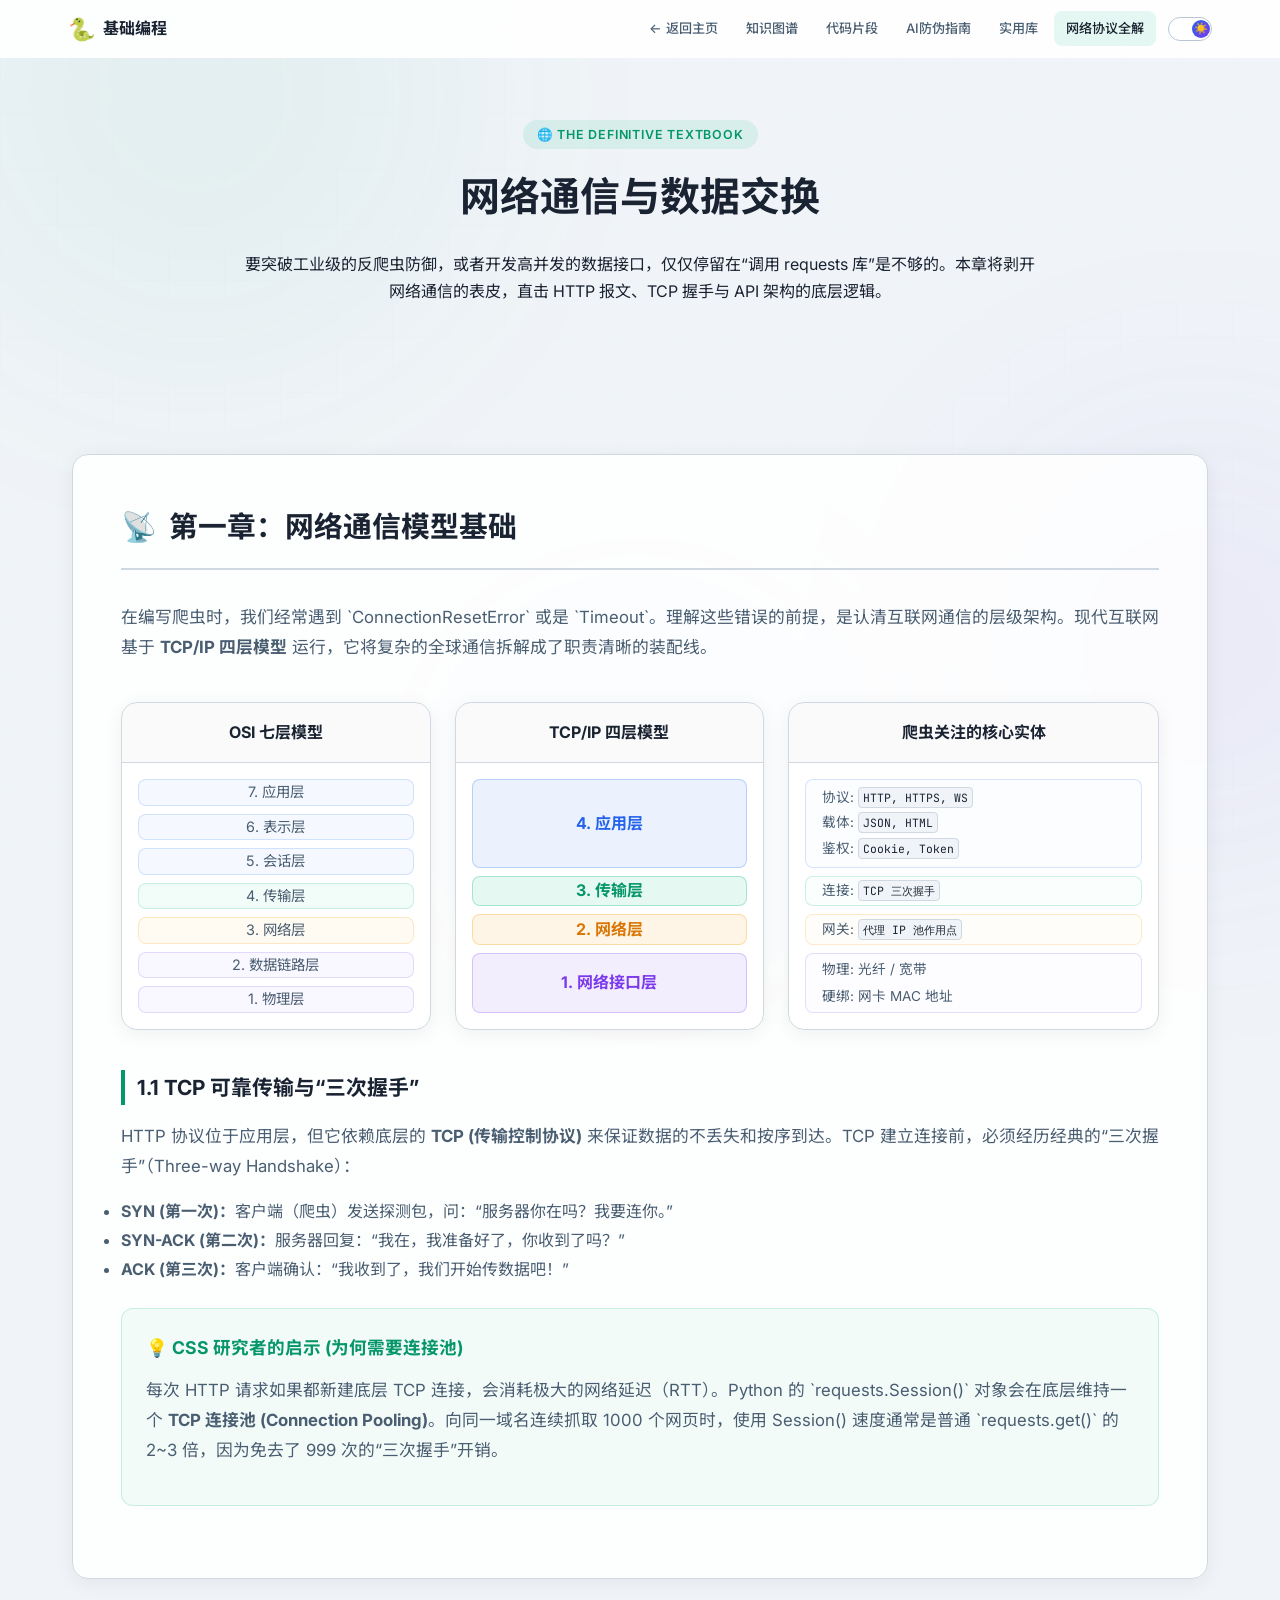
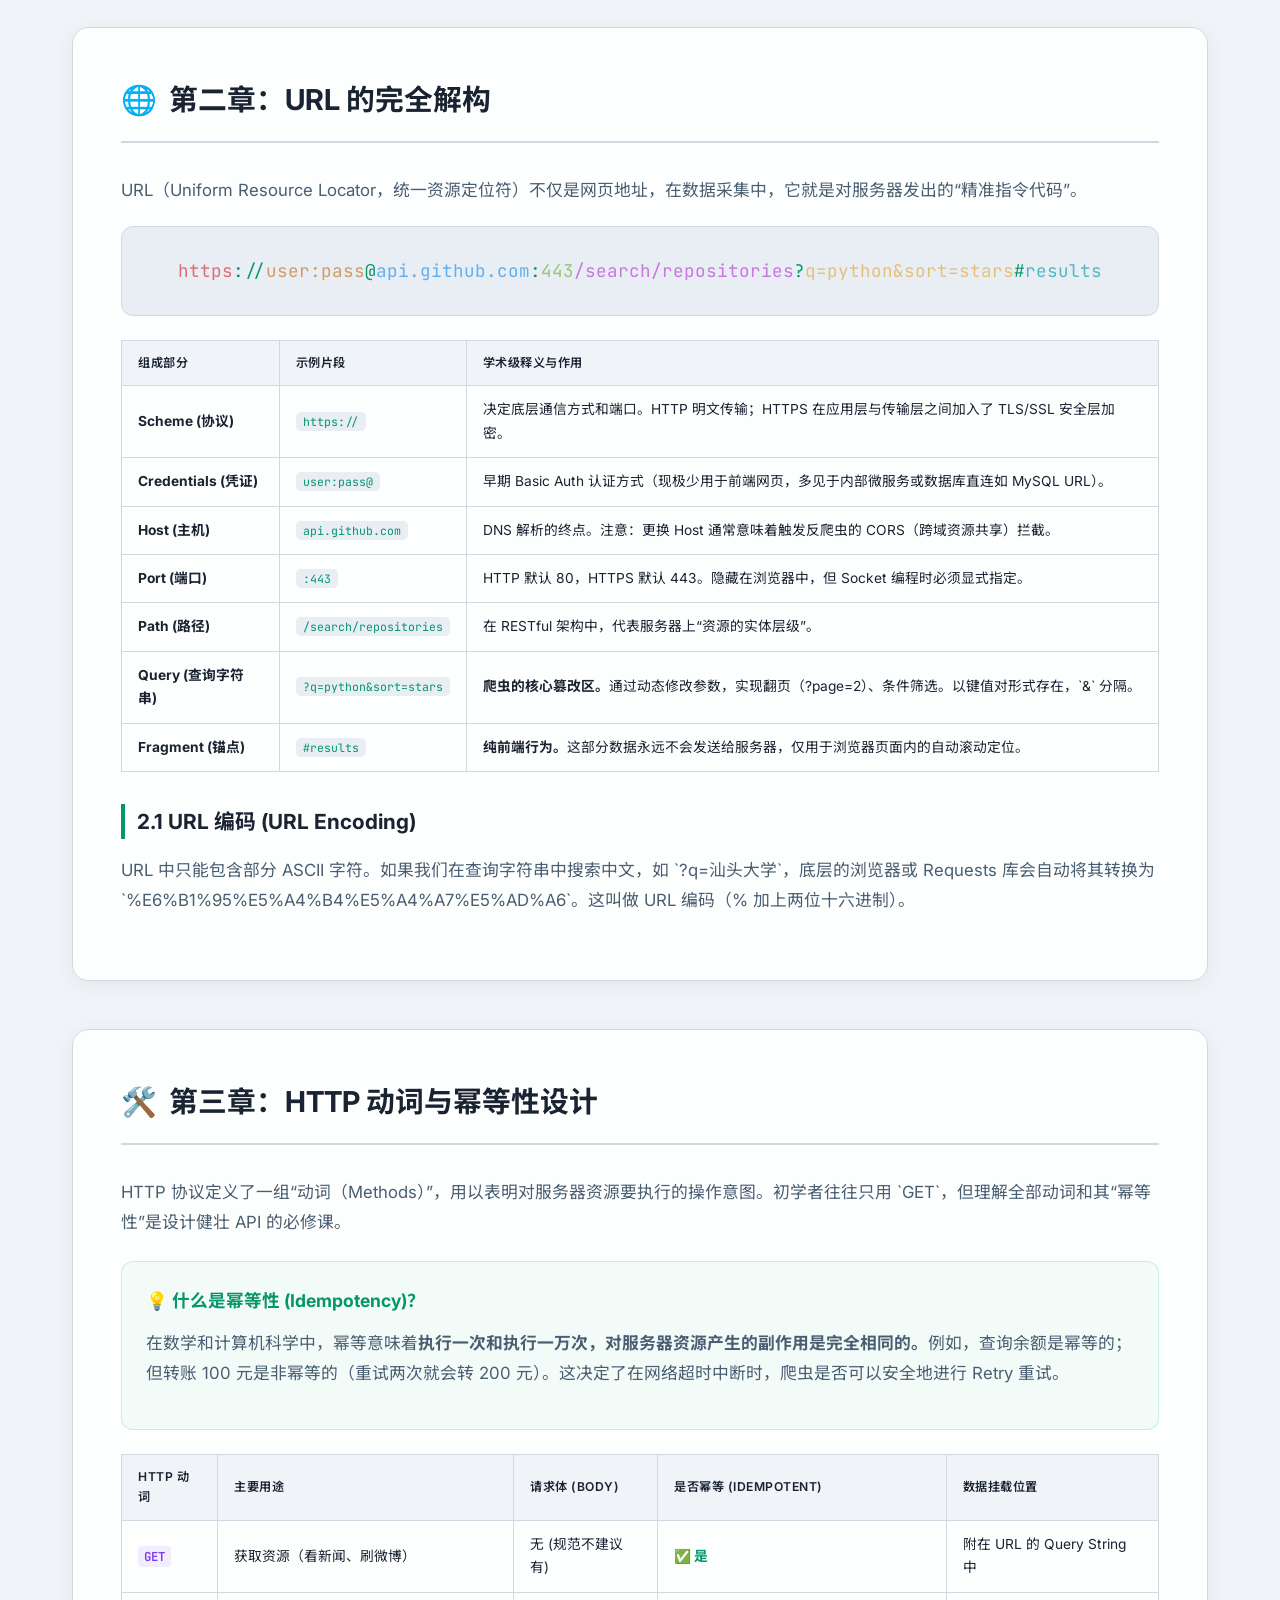
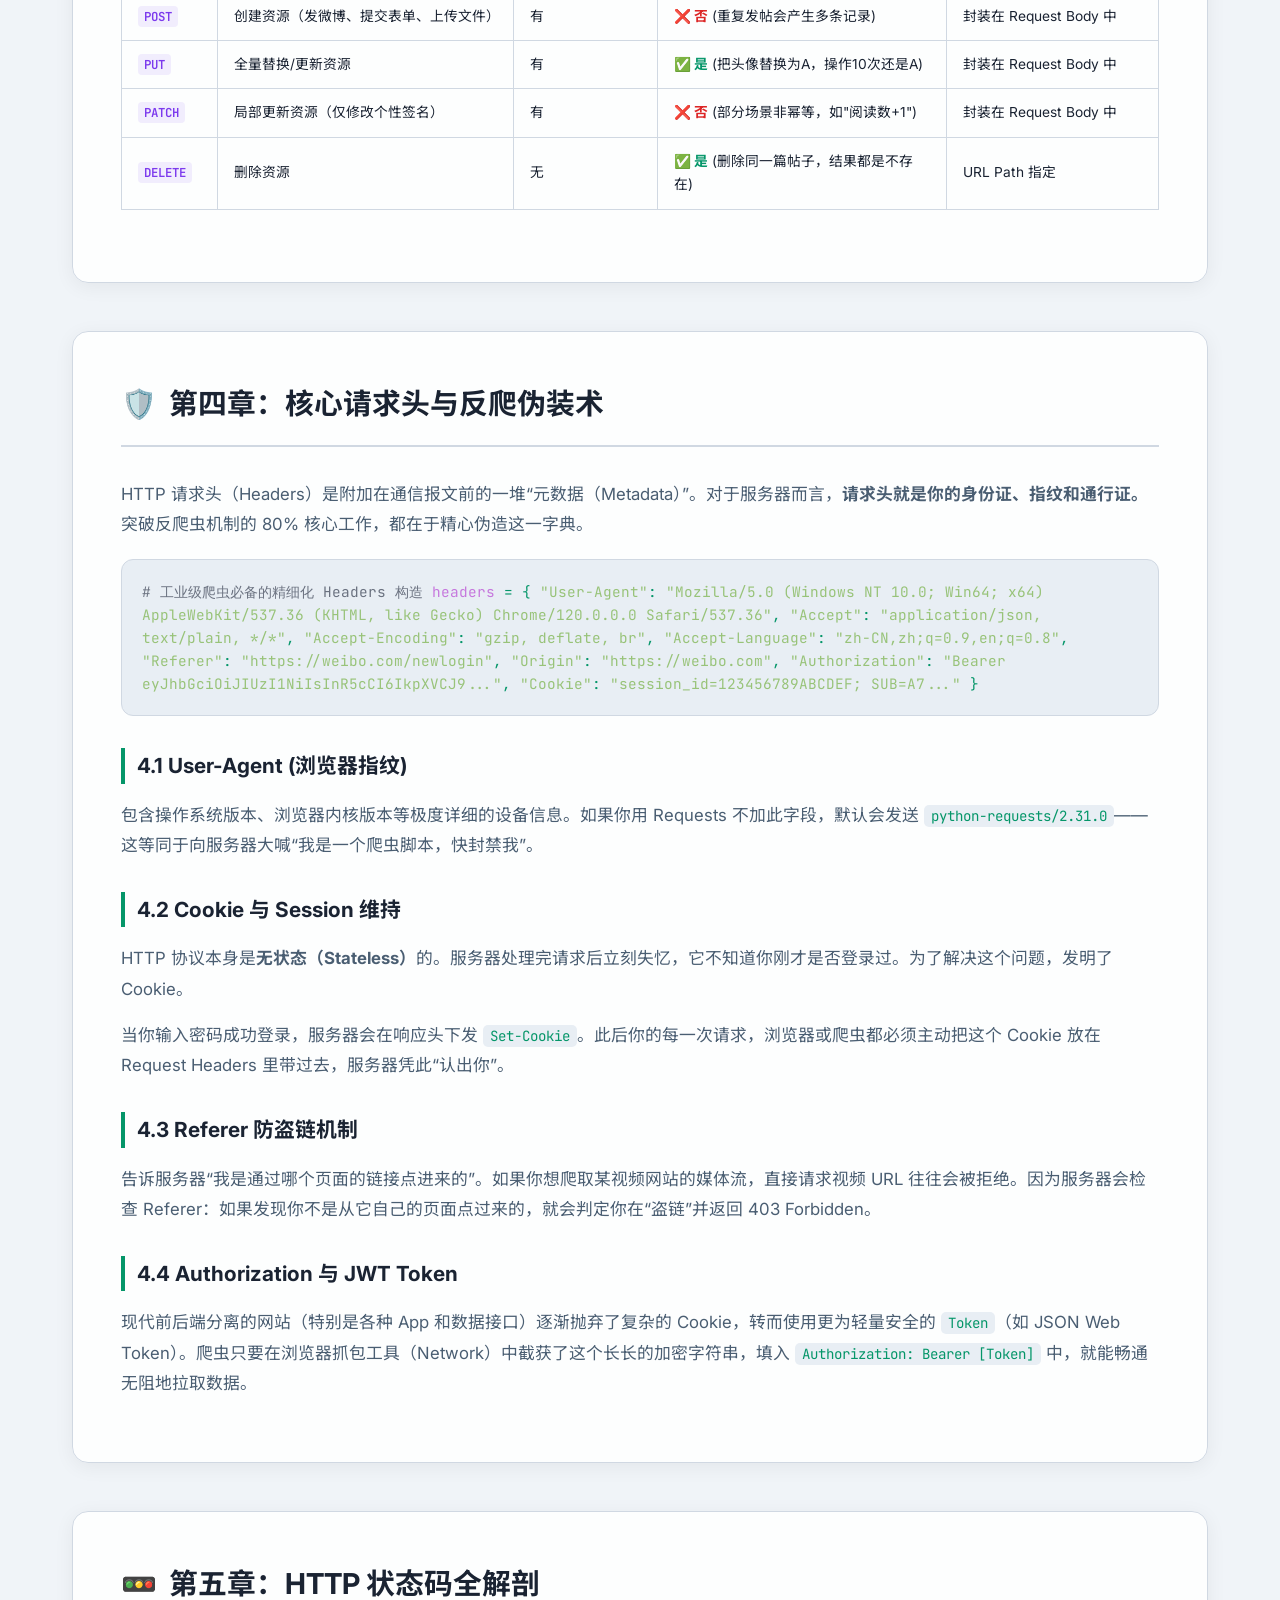
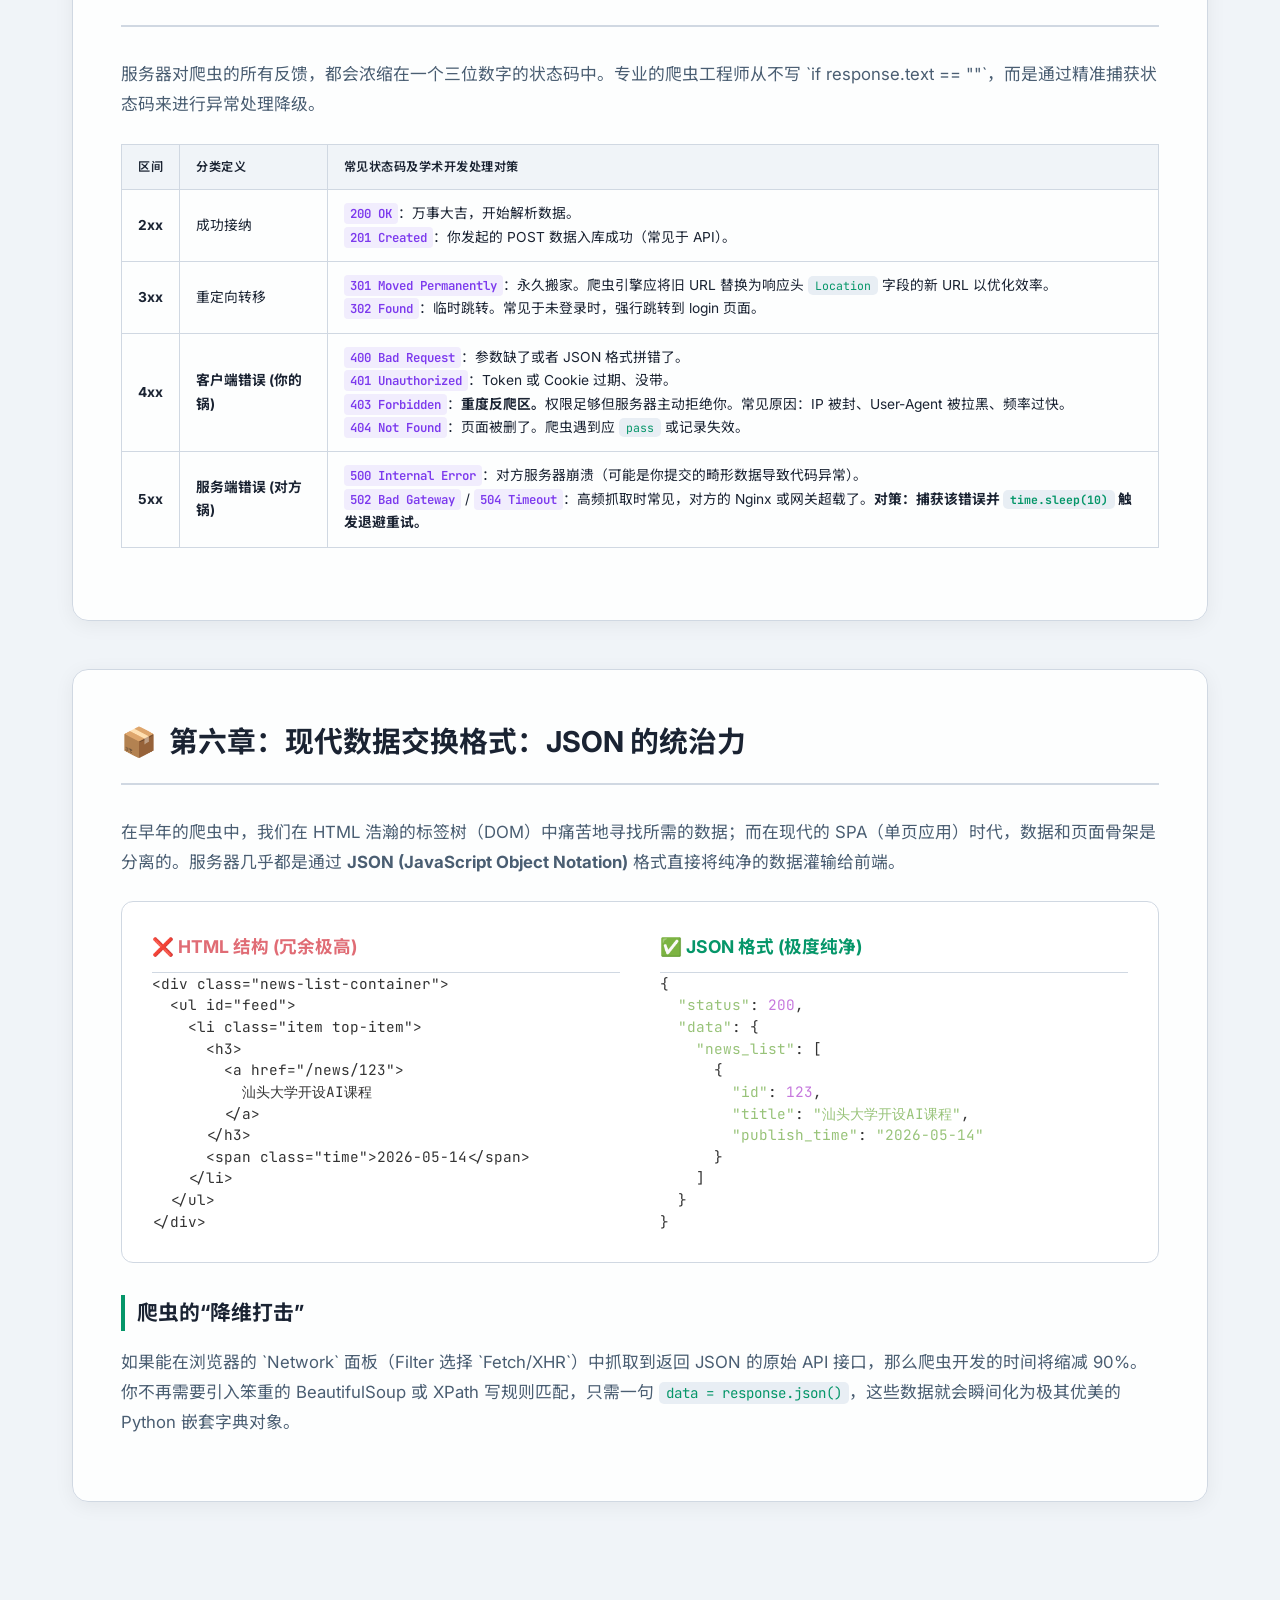
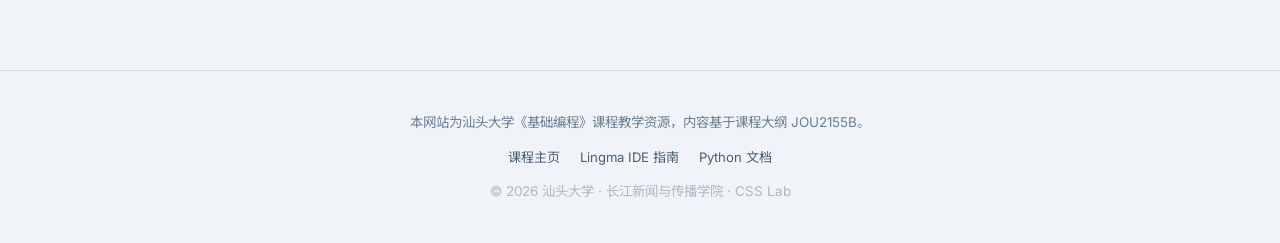
<file: network-protocols.html>
<!DOCTYPE html>
<html lang="zh-CN">
<head>
  <meta charset="UTF-8">
  <meta name="viewport" content="width=device-width, initial-scale=1.0">
  <title>网络协议与数据通信深度指南 | 汕头大学《基础编程》</title>
  <meta name="description" content="计算社会科学视角下的网络协议教科书级全解：从 TCP/IP 到 HTTP/3，从反爬请求头到 RESTful API 设计">
  <link rel="preconnect" href="https://fonts.googleapis.com">
  <link rel="preconnect" href="https://fonts.gstatic.com" crossorigin>
  <link href="https://fonts.googleapis.com/css2?family=Inter:wght@300;400;500;600;700;800;900&family=Noto+Sans+SC:wght@300;400;500;700;900&family=JetBrains+Mono:wght@400;500;600&display=swap" rel="stylesheet">
  <link rel="stylesheet" href="index.css">
  <style>
    .subpage-hero{padding:120px 20px 60px;text-align:center}
    .subpage-hero h1{font-size:2.5rem;margin-bottom:20px}
    
    .textbook-container {
      display: flex;
      flex-direction: column;
      gap: 48px;
      margin-bottom: 80px;
    }
    
    .chapter-card {
      background: var(--bg-card);
      border: 1px solid var(--border);
      border-radius: 16px;
      padding: 48px;
      box-shadow: var(--shadow);
    }
    
    .chapter-card h2 {
      margin-top: 0;
      color: var(--text);
      font-size: 1.8rem;
      border-bottom: 2px solid var(--border);
      padding-bottom: 16px;
      margin-bottom: 32px;
      display: flex;
      align-items: center;
      gap: 12px;
    }
    
    .chapter-card h3 {
      font-size: 1.3rem;
      color: var(--text);
      margin: 32px 0 16px 0;
      padding-left: 12px;
      border-left: 4px solid var(--emerald);
    }
    
    .chapter-card p {
      line-height: 1.8;
      color: var(--text2);
      margin-bottom: 16px;
      font-size: 1.05rem;
    }
    
    .concept-box {
      padding: 24px;
      background: rgba(16, 185, 129, 0.04);
      border-radius: 12px;
      border: 1px solid rgba(16, 185, 129, 0.2);
      margin: 24px 0;
    }
    
    .concept-box h4 {
      margin-top: 0;
      color: var(--emerald);
      margin-bottom: 12px;
      font-size: 1.1rem;
    }
    
    .data-table {
      width: 100%;
      border-collapse: collapse;
      margin: 24px 0;
      font-size: 0.95rem;
    }
    .data-table th, .data-table td {
      border: 1px solid var(--border);
      padding: 12px 16px;
      text-align: left;
    }
    .data-table th {
      background: var(--bg);
      font-weight: 600;
      color: var(--text);
    }
    .data-table tbody tr:hover {
      background: rgba(0,0,0,0.02);
    }
    
    .code-block {
      background: var(--code-bg);
      border: 1px solid var(--border);
      border-radius: 12px;
      padding: 20px;
      font-family: 'JetBrains Mono', monospace;
      font-size: 0.9rem;
      line-height: 1.6;
      color: var(--emerald);
      overflow-x: auto;
      margin: 20px 0;
    }
    
    .code-comment {
      color: #6b7280;
    }
    .code-keyword {
      color: #c678dd;
    }
    .code-string {
      color: #98c379;
    }
    
    .architecture-diagram {
      background: #fff;
      padding: 24px;
      border-radius: 12px;
      text-align: center;
      margin: 24px 0;
      border: 1px solid var(--border);
      overflow-x: auto;
    }
    .architecture-diagram pre {
      margin: 0;
      font-family: 'JetBrains Mono', monospace;
      color: #333;
      font-size: 0.9rem;
      line-height: 1.5;
    }
    
    [data-theme="dark"] .architecture-diagram {
      background: #1e1e1e;
      border-color: #333;
    }
    [data-theme="dark"] .architecture-diagram pre {
      color: #d4d4d4;
    }
    
    .highlight-term {
      background: rgba(139, 92, 246, 0.1);
      color: var(--purple);
      padding: 2px 6px;
      border-radius: 4px;
      font-weight: 600;
      font-family: 'JetBrains Mono', monospace;
      font-size: 0.9em;
    }
  </style>
</head>
<body>
<div class="bg-grid" aria-hidden="true"></div>
<div class="bg-glow bg-glow-1" aria-hidden="true"></div><div class="bg-glow bg-glow-2" aria-hidden="true"></div><div class="bg-glow bg-glow-3" aria-hidden="true"></div>

<nav class="navbar" id="navbar">
  <div class="nav-inner">
    <div class="nav-brand"><a href="index.html" style="text-decoration:none; color:inherit; display:flex; align-items:center; gap:8px"><div class="nav-logo">🐍</div><span>基础编程</span></a></div>
    <button class="hamburger" id="hamburger" aria-label="切换导航菜单" aria-expanded="false" aria-controls="nav-links">
      <span></span><span></span><span></span>
    </button>
    <div class="nav-links" id="nav-links">
      <a href="index.html">← 返回主页</a>
      <a href="knowledge-graph.html">知识图谱</a>
      <a href="snippet-gallery.html">代码片段</a>
      <a href="prompt-engineering.html">AI防伪指南</a>
      <a href="python-essential-libs.html">实用库</a>
      <a href="network-protocols.html" class="active">网络协议全解</a>
      <button class="theme-toggle" id="themeToggle"><div class="theme-toggle-knob" id="themeIcon">🌙</div></button>
    </div>
  </div>
</nav>

<main id="main-content">
  <section class="subpage-hero">
    <div class="container">
      <div class="section-label">🌐 The Definitive Textbook</div>
      <h1>网络通信与数据交换</h1>
      <p class="subtitle" style="max-width: 800px; margin: 0 auto;">要突破工业级的反爬虫防御，或者开发高并发的数据接口，仅仅停留在“调用 requests 库”是不够的。本章将剥开网络通信的表皮，直击 HTTP 报文、TCP 握手与 API 架构的底层逻辑。</p>
    </div>
  </section>

  <section class="container">
    <div class="textbook-container">
      
      <!-- Chapter 1 -->
      <article class="chapter-card">
        <h2><span aria-hidden="true">📡</span> 第一章：网络通信模型基础</h2>
        <p>在编写爬虫时，我们经常遇到 `ConnectionResetError` 或是 `Timeout`。理解这些错误的前提，是认清互联网通信的层级架构。现代互联网基于 <strong>TCP/IP 四层模型</strong> 运行，它将复杂的全球通信拆解成了职责清晰的装配线。</p>
        
        <div class="network-models" style="display: flex; gap: 24px; margin: 40px 0; font-family: 'Inter', 'Noto Sans SC', sans-serif;">
          <!-- OSI Model -->
          <div style="flex: 1; display: flex; flex-direction: column; border: 1px solid var(--border); border-radius: 16px; overflow: hidden; background: var(--bg-card); box-shadow: var(--shadow);">
            <div style="background: rgba(0,0,0,0.02); padding: 16px; text-align: center; font-weight: 700; border-bottom: 1px solid var(--border);">OSI 七层模型</div>
            <div style="padding: 16px; display: flex; flex-direction: column; gap: 8px; flex: 1;">
              <div style="flex: 3; display: flex; flex-direction: column; gap: 8px;">
                <div style="flex: 1; border: 1px solid rgba(59,130,246,0.2); background: rgba(59,130,246,0.05); border-radius: 8px; display: flex; align-items: center; justify-content: center; font-size: 0.9rem; color: var(--text2);">7. 应用层</div>
                <div style="flex: 1; border: 1px solid rgba(59,130,246,0.2); background: rgba(59,130,246,0.05); border-radius: 8px; display: flex; align-items: center; justify-content: center; font-size: 0.9rem; color: var(--text2);">6. 表示层</div>
                <div style="flex: 1; border: 1px solid rgba(59,130,246,0.2); background: rgba(59,130,246,0.05); border-radius: 8px; display: flex; align-items: center; justify-content: center; font-size: 0.9rem; color: var(--text2);">5. 会话层</div>
              </div>
              <div style="flex: 1; border: 1px solid rgba(16,185,129,0.2); background: rgba(16,185,129,0.05); border-radius: 8px; display: flex; align-items: center; justify-content: center; font-size: 0.9rem; color: var(--text2);">4. 传输层</div>
              <div style="flex: 1; border: 1px solid rgba(245,158,11,0.2); background: rgba(245,158,11,0.05); border-radius: 8px; display: flex; align-items: center; justify-content: center; font-size: 0.9rem; color: var(--text2);">3. 网络层</div>
              <div style="flex: 2; display: flex; flex-direction: column; gap: 8px;">
                <div style="flex: 1; border: 1px solid rgba(139,92,246,0.2); background: rgba(139,92,246,0.05); border-radius: 8px; display: flex; align-items: center; justify-content: center; font-size: 0.9rem; color: var(--text2);">2. 数据链路层</div>
                <div style="flex: 1; border: 1px solid rgba(139,92,246,0.2); background: rgba(139,92,246,0.05); border-radius: 8px; display: flex; align-items: center; justify-content: center; font-size: 0.9rem; color: var(--text2);">1. 物理层</div>
              </div>
            </div>
          </div>
          
          <!-- TCP/IP Model -->
          <div style="flex: 1; display: flex; flex-direction: column; border: 1px solid var(--border); border-radius: 16px; overflow: hidden; background: var(--bg-card); box-shadow: var(--shadow);">
            <div style="background: rgba(0,0,0,0.02); padding: 16px; text-align: center; font-weight: 700; border-bottom: 1px solid var(--border);">TCP/IP 四层模型</div>
            <div style="padding: 16px; display: flex; flex-direction: column; gap: 8px; flex: 1;">
              <div style="flex: 3; border: 1px solid rgba(59,130,246,0.3); background: rgba(59,130,246,0.1); border-radius: 8px; display: flex; flex-direction: column; align-items: center; justify-content: center; text-align: center;">
                <strong style="color: var(--blue);">4. 应用层</strong>
              </div>
              <div style="flex: 1; border: 1px solid rgba(16,185,129,0.3); background: rgba(16,185,129,0.1); border-radius: 8px; display: flex; flex-direction: column; align-items: center; justify-content: center; text-align: center;">
                <strong style="color: var(--emerald);">3. 传输层</strong>
              </div>
              <div style="flex: 1; border: 1px solid rgba(245,158,11,0.3); background: rgba(245,158,11,0.1); border-radius: 8px; display: flex; flex-direction: column; align-items: center; justify-content: center; text-align: center;">
                <strong style="color: var(--amber);">2. 网络层</strong>
              </div>
              <div style="flex: 2; border: 1px solid rgba(139,92,246,0.3); background: rgba(139,92,246,0.1); border-radius: 8px; display: flex; flex-direction: column; align-items: center; justify-content: center; text-align: center;">
                <strong style="color: var(--purple);">1. 网络接口层</strong>
              </div>
            </div>
          </div>
          
          <!-- Crawler Focus -->
          <div style="flex: 1.2; display: flex; flex-direction: column; border: 1px solid var(--border); border-radius: 16px; overflow: hidden; background: var(--bg-card); box-shadow: var(--shadow);">
            <div style="background: rgba(0,0,0,0.02); padding: 16px; text-align: center; font-weight: 700; border-bottom: 1px solid var(--border);">爬虫关注的核心实体</div>
            <div style="padding: 16px; display: flex; flex-direction: column; gap: 8px; flex: 1;">
              <div style="flex: 3; border: 1px solid rgba(59,130,246,0.2); background: rgba(59,130,246,0.02); border-radius: 8px; display: flex; flex-direction: column; justify-content: center; padding: 0 16px; font-size: 0.85rem; color: var(--text2); line-height: 1.6;">
                <span style="display:block; margin-bottom:4px">协议: <code style="background:var(--bg);padding:2px 4px;border-radius:4px;color:var(--text);border:1px solid var(--border)">HTTP, HTTPS, WS</code></span>
                <span style="display:block; margin-bottom:4px">载体: <code style="background:var(--bg);padding:2px 4px;border-radius:4px;color:var(--text);border:1px solid var(--border)">JSON, HTML</code></span>
                <span style="display:block">鉴权: <code style="background:var(--bg);padding:2px 4px;border-radius:4px;color:var(--text);border:1px solid var(--border)">Cookie, Token</code></span>
              </div>
              <div style="flex: 1; border: 1px solid rgba(16,185,129,0.2); background: rgba(16,185,129,0.02); border-radius: 8px; display: flex; flex-direction: column; justify-content: center; padding: 0 16px; font-size: 0.85rem; color: var(--text2);">
                <span style="display:block">连接: <code style="background:var(--bg);padding:2px 4px;border-radius:4px;color:var(--text);border:1px solid var(--border)">TCP 三次握手</code></span>
              </div>
              <div style="flex: 1; border: 1px solid rgba(245,158,11,0.2); background: rgba(245,158,11,0.02); border-radius: 8px; display: flex; flex-direction: column; justify-content: center; padding: 0 16px; font-size: 0.85rem; color: var(--text2);">
                <span style="display:block">网关: <code style="background:var(--bg);padding:2px 4px;border-radius:4px;color:var(--text);border:1px solid var(--border)">代理 IP 池作用点</code></span>
              </div>
              <div style="flex: 2; border: 1px solid rgba(139,92,246,0.2); background: rgba(139,92,246,0.02); border-radius: 8px; display: flex; flex-direction: column; justify-content: center; padding: 0 16px; font-size: 0.85rem; color: var(--text2);">
                <span style="display:block">物理: 光纤 / 宽带</span>
                <span style="display:block; margin-top:4px">硬绑: 网卡 MAC 地址</span>
              </div>
            </div>
          </div>
        </div>

        <h3>1.1 TCP 可靠传输与“三次握手”</h3>
        <p>HTTP 协议位于应用层，但它依赖底层的 <strong>TCP (传输控制协议)</strong> 来保证数据的不丢失和按序到达。TCP 建立连接前，必须经历经典的“三次握手”（Three-way Handshake）：</p>
        <ul style="color: var(--text2); line-height: 1.8; margin-bottom: 20px;">
          <li><strong>SYN (第一次)：</strong>客户端（爬虫）发送探测包，问：“服务器你在吗？我要连你。”</li>
          <li><strong>SYN-ACK (第二次)：</strong>服务器回复：“我在，我准备好了，你收到了吗？”</li>
          <li><strong>ACK (第三次)：</strong>客户端确认：“我收到了，我们开始传数据吧！”</li>
        </ul>
        <div class="concept-box">
          <h4>💡 CSS 研究者的启示 (为何需要连接池)</h4>
          <p>每次 HTTP 请求如果都新建底层 TCP 连接，会消耗极大的网络延迟（RTT）。Python 的 `requests.Session()` 对象会在底层维持一个 <strong>TCP 连接池 (Connection Pooling)</strong>。向同一域名连续抓取 1000 个网页时，使用 Session() 速度通常是普通 `requests.get()` 的 2~3 倍，因为免去了 999 次的“三次握手”开销。</p>
        </div>
      </article>

      <!-- Chapter 2 -->
      <article class="chapter-card">
        <h2><span aria-hidden="true">🌐</span> 第二章：URL 的完全解构</h2>
        <p>URL（Uniform Resource Locator，统一资源定位符）不仅是网页地址，在数据采集中，它就是对服务器发出的“精准指令代码”。</p>
        
        <div class="code-block" style="text-align: center; font-size: 1.1rem; padding: 30px;">
          <span style="color:#e06c75;">https</span>://<span style="color:#d19a66;">user:pass</span>@<span style="color:#61afef;">api.github.com</span>:<span style="color:#98c379;">443</span><span style="color:#c678dd;">/search/repositories</span>?<span style="color:#e5c07b;">q=python&sort=stars</span>#<span style="color:#56b6c2;">results</span>
        </div>

        <table class="data-table">
          <thead>
            <tr>
              <th>组成部分</th>
              <th>示例片段</th>
              <th>学术级释义与作用</th>
            </tr>
          </thead>
          <tbody>
            <tr>
              <td><strong>Scheme (协议)</strong></td>
              <td><code>https://</code></td>
              <td>决定底层通信方式和端口。HTTP 明文传输；HTTPS 在应用层与传输层之间加入了 TLS/SSL 安全层加密。</td>
            </tr>
            <tr>
              <td><strong>Credentials (凭证)</strong></td>
              <td><code>user:pass@</code></td>
              <td>早期 Basic Auth 认证方式（现极少用于前端网页，多见于内部微服务或数据库直连如 MySQL URL）。</td>
            </tr>
            <tr>
              <td><strong>Host (主机)</strong></td>
              <td><code>api.github.com</code></td>
              <td>DNS 解析的终点。注意：更换 Host 通常意味着触发反爬虫的 CORS（跨域资源共享）拦截。</td>
            </tr>
            <tr>
              <td><strong>Port (端口)</strong></td>
              <td><code>:443</code></td>
              <td>HTTP 默认 80，HTTPS 默认 443。隐藏在浏览器中，但 Socket 编程时必须显式指定。</td>
            </tr>
            <tr>
              <td><strong>Path (路径)</strong></td>
              <td><code>/search/repositories</code></td>
              <td>在 RESTful 架构中，代表服务器上“资源的实体层级”。</td>
            </tr>
            <tr>
              <td><strong>Query (查询字符串)</strong></td>
              <td><code>?q=python&sort=stars</code></td>
              <td><strong>爬虫的核心篡改区。</strong>通过动态修改参数，实现翻页（?page=2）、条件筛选。以键值对形式存在，`&` 分隔。</td>
            </tr>
            <tr>
              <td><strong>Fragment (锚点)</strong></td>
              <td><code>#results</code></td>
              <td><strong>纯前端行为。</strong>这部分数据永远不会发送给服务器，仅用于浏览器页面内的自动滚动定位。</td>
            </tr>
          </tbody>
        </table>
        
        <h3>2.1 URL 编码 (URL Encoding)</h3>
        <p>URL 中只能包含部分 ASCII 字符。如果我们在查询字符串中搜索中文，如 `?q=汕头大学`，底层的浏览器或 Requests 库会自动将其转换为 `%E6%B1%95%E5%A4%B4%E5%A4%A7%E5%AD%A6`。这叫做 URL 编码（% 加上两位十六进制）。</p>
      </article>

      <!-- Chapter 3 -->
      <article class="chapter-card">
        <h2><span aria-hidden="true">🛠️</span> 第三章：HTTP 动词与幂等性设计</h2>
        <p>HTTP 协议定义了一组“动词（Methods）”，用以表明对服务器资源要执行的操作意图。初学者往往只用 `GET`，但理解全部动词和其“幂等性”是设计健壮 API 的必修课。</p>

        <div class="concept-box">
          <h4>💡 什么是幂等性 (Idempotency)？</h4>
          <p>在数学和计算机科学中，幂等意味着<strong>执行一次和执行一万次，对服务器资源产生的副作用是完全相同的。</strong>例如，查询余额是幂等的；但转账 100 元是非幂等的（重试两次就会转 200 元）。这决定了在网络超时中断时，爬虫是否可以安全地进行 Retry 重试。</p>
        </div>

        <table class="data-table">
          <thead>
            <tr>
              <th>HTTP 动词</th>
              <th>主要用途</th>
              <th>请求体 (Body)</th>
              <th>是否幂等 (Idempotent)</th>
              <th>数据挂载位置</th>
            </tr>
          </thead>
          <tbody>
            <tr>
              <td><strong><span class="highlight-term">GET</span></strong></td>
              <td>获取资源（看新闻、刷微博）</td>
              <td>无 (规范不建议有)</td>
              <td><span style="color:var(--emerald);font-weight:bold;">✅ 是</span></td>
              <td>附在 URL 的 Query String 中</td>
            </tr>
            <tr>
              <td><strong><span class="highlight-term">POST</span></strong></td>
              <td>创建资源（发微博、提交表单、上传文件）</td>
              <td>有</td>
              <td><span style="color:var(--red);font-weight:bold;">❌ 否</span> (重复发帖会产生多条记录)</td>
              <td>封装在 Request Body 中</td>
            </tr>
            <tr>
              <td><strong><span class="highlight-term">PUT</span></strong></td>
              <td>全量替换/更新资源</td>
              <td>有</td>
              <td><span style="color:var(--emerald);font-weight:bold;">✅ 是</span> (把头像替换为A，操作10次还是A)</td>
              <td>封装在 Request Body 中</td>
            </tr>
            <tr>
              <td><strong><span class="highlight-term">PATCH</span></strong></td>
              <td>局部更新资源（仅修改个性签名）</td>
              <td>有</td>
              <td><span style="color:var(--red);font-weight:bold;">❌ 否</span> (部分场景非幂等，如"阅读数+1")</td>
              <td>封装在 Request Body 中</td>
            </tr>
            <tr>
              <td><strong><span class="highlight-term">DELETE</span></strong></td>
              <td>删除资源</td>
              <td>无</td>
              <td><span style="color:var(--emerald);font-weight:bold;">✅ 是</span> (删除同一篇帖子，结果都是不存在)</td>
              <td>URL Path 指定</td>
            </tr>
          </tbody>
        </table>
      </article>

      <!-- Chapter 4 -->
      <article class="chapter-card">
        <h2><span aria-hidden="true">🛡️</span> 第四章：核心请求头与反爬伪装术</h2>
        <p>HTTP 请求头（Headers）是附加在通信报文前的一堆“元数据（Metadata）”。对于服务器而言，<strong>请求头就是你的身份证、指纹和通行证。</strong>突破反爬虫机制的 80% 核心工作，都在于精心伪造这一字典。</p>
        
        <div class="code-block">
<span class="code-comment"># 工业级爬虫必备的精细化 Headers 构造</span>
<span class="code-keyword">headers</span> = {
    <span class="code-string">"User-Agent"</span>: <span class="code-string">"Mozilla/5.0 (Windows NT 10.0; Win64; x64) AppleWebKit/537.36 (KHTML, like Gecko) Chrome/120.0.0.0 Safari/537.36"</span>,
    <span class="code-string">"Accept"</span>: <span class="code-string">"application/json, text/plain, */*"</span>,
    <span class="code-string">"Accept-Encoding"</span>: <span class="code-string">"gzip, deflate, br"</span>,
    <span class="code-string">"Accept-Language"</span>: <span class="code-string">"zh-CN,zh;q=0.9,en;q=0.8"</span>,
    <span class="code-string">"Referer"</span>: <span class="code-string">"https://weibo.com/newlogin"</span>,
    <span class="code-string">"Origin"</span>: <span class="code-string">"https://weibo.com"</span>,
    <span class="code-string">"Authorization"</span>: <span class="code-string">"Bearer eyJhbGciOiJIUzI1NiIsInR5cCI6IkpXVCJ9..."</span>,
    <span class="code-string">"Cookie"</span>: <span class="code-string">"session_id=123456789ABCDEF; SUB=A7..."</span>
}
        </div>

        <h3>4.1 User-Agent (浏览器指纹)</h3>
        <p>包含操作系统版本、浏览器内核版本等极度详细的设备信息。如果你用 Requests 不加此字段，默认会发送 <code>python-requests/2.31.0</code>——这等同于向服务器大喊“我是一个爬虫脚本，快封禁我”。</p>

        <h3>4.2 Cookie 与 Session 维持</h3>
        <p>HTTP 协议本身是<strong>无状态（Stateless）</strong>的。服务器处理完请求后立刻失忆，它不知道你刚才是否登录过。为了解决这个问题，发明了 Cookie。</p>
        <p>当你输入密码成功登录，服务器会在响应头下发 <code>Set-Cookie</code>。此后你的每一次请求，浏览器或爬虫都必须主动把这个 Cookie 放在 Request Headers 里带过去，服务器凭此“认出你”。</p>

        <h3>4.3 Referer 防盗链机制</h3>
        <p>告诉服务器“我是通过哪个页面的链接点进来的”。如果你想爬取某视频网站的媒体流，直接请求视频 URL 往往会被拒绝。因为服务器会检查 Referer：如果发现你不是从它自己的页面点过来的，就会判定你在“盗链”并返回 403 Forbidden。</p>

        <h3>4.4 Authorization 与 JWT Token</h3>
        <p>现代前后端分离的网站（特别是各种 App 和数据接口）逐渐抛弃了复杂的 Cookie，转而使用更为轻量安全的 <code>Token</code>（如 JSON Web Token）。爬虫只要在浏览器抓包工具（Network）中截获了这个长长的加密字符串，填入 <code>Authorization: Bearer [Token]</code> 中，就能畅通无阻地拉取数据。</p>
      </article>

      <!-- Chapter 5 -->
      <article class="chapter-card">
        <h2><span aria-hidden="true">🚥</span> 第五章：HTTP 状态码全解剖</h2>
        <p>服务器对爬虫的所有反馈，都会浓缩在一个三位数字的状态码中。专业的爬虫工程师从不写 `if response.text == ""`，而是通过精准捕获状态码来进行异常处理降级。</p>
        
        <table class="data-table">
          <thead>
            <tr>
              <th>区间</th>
              <th>分类定义</th>
              <th>常见状态码及学术开发处理对策</th>
            </tr>
          </thead>
          <tbody>
            <tr>
              <td><strong>2xx</strong></td>
              <td>成功接纳</td>
              <td>
                <span class="highlight-term">200 OK</span>：万事大吉，开始解析数据。<br>
                <span class="highlight-term">201 Created</span>：你发起的 POST 数据入库成功（常见于 API）。
              </td>
            </tr>
            <tr>
              <td><strong>3xx</strong></td>
              <td>重定向转移</td>
              <td>
                <span class="highlight-term">301 Moved Permanently</span>：永久搬家。爬虫引擎应将旧 URL 替换为响应头 <code>Location</code> 字段的新 URL 以优化效率。<br>
                <span class="highlight-term">302 Found</span>：临时跳转。常见于未登录时，强行跳转到 login 页面。
              </td>
            </tr>
            <tr>
              <td><strong>4xx</strong></td>
              <td><strong>客户端错误 (你的锅)</strong></td>
              <td>
                <span class="highlight-term">400 Bad Request</span>：参数缺了或者 JSON 格式拼错了。<br>
                <span class="highlight-term">401 Unauthorized</span>：Token 或 Cookie 过期、没带。<br>
                <span class="highlight-term">403 Forbidden</span>：<strong>重度反爬区。</strong>权限足够但服务器主动拒绝你。常见原因：IP 被封、User-Agent 被拉黑、频率过快。<br>
                <span class="highlight-term">404 Not Found</span>：页面被删了。爬虫遇到应 <code>pass</code> 或记录失效。
              </td>
            </tr>
            <tr>
              <td><strong>5xx</strong></td>
              <td><strong>服务端错误 (对方锅)</strong></td>
              <td>
                <span class="highlight-term">500 Internal Error</span>：对方服务器崩溃（可能是你提交的畸形数据导致代码异常）。<br>
                <span class="highlight-term">502 Bad Gateway</span> / <span class="highlight-term">504 Timeout</span>：高频抓取时常见，对方的 Nginx 或网关超载了。<strong>对策：捕获该错误并 <code>time.sleep(10)</code> 触发退避重试。</strong>
              </td>
            </tr>
          </tbody>
        </table>
      </article>

      <!-- Chapter 6 -->
      <article class="chapter-card">
        <h2><span aria-hidden="true">📦</span> 第六章：现代数据交换格式：JSON 的统治力</h2>
        <p>在早年的爬虫中，我们在 HTML 浩瀚的标签树（DOM）中痛苦地寻找所需的数据；而在现代的 SPA（单页应用）时代，数据和页面骨架是分离的。服务器几乎都是通过 <strong>JSON (JavaScript Object Notation)</strong> 格式直接将纯净的数据灌输给前端。</p>

        <div class="architecture-diagram" style="text-align: left; padding: 30px;">
          <div style="display: flex; gap: 40px; align-items: flex-start;">
            <div style="flex: 1;">
              <h4 style="margin-top:0; color: #e06c75; font-size: 1.1rem; border-bottom: 1px solid var(--border); padding-bottom: 10px;">❌ HTML 结构 (冗余极高)</h4>
<pre>
&lt;div class="news-list-container"&gt;
  &lt;ul id="feed"&gt;
    &lt;li class="item top-item"&gt;
      &lt;h3&gt;
        &lt;a href="/news/123"&gt;
          汕头大学开设AI课程
        &lt;/a&gt;
      &lt;/h3&gt;
      &lt;span class="time"&gt;2026-05-14&lt;/span&gt;
    &lt;/li&gt;
  &lt;/ul&gt;
&lt;/div&gt;
</pre>
            </div>
            <div style="flex: 1;">
              <h4 style="margin-top:0; color: var(--emerald); font-size: 1.1rem; border-bottom: 1px solid var(--border); padding-bottom: 10px;">✅ JSON 格式 (极度纯净)</h4>
<pre>
{
  <span class="code-string">"status"</span>: <span class="code-keyword">200</span>,
  <span class="code-string">"data"</span>: {
    <span class="code-string">"news_list"</span>: [
      {
        <span class="code-string">"id"</span>: <span class="code-keyword">123</span>,
        <span class="code-string">"title"</span>: <span class="code-string">"汕头大学开设AI课程"</span>,
        <span class="code-string">"publish_time"</span>: <span class="code-string">"2026-05-14"</span>
      }
    ]
  }
}
</pre>
            </div>
          </div>
        </div>
        
        <h3>爬虫的“降维打击”</h3>
        <p>如果能在浏览器的 `Network` 面板（Filter 选择 `Fetch/XHR`）中抓取到返回 JSON 的原始 API 接口，那么爬虫开发的时间将缩减 90%。你不再需要引入笨重的 BeautifulSoup 或 XPath 写规则匹配，只需一句 <code>data = response.json()</code>，这些数据就会瞬间化为极其优美的 Python 嵌套字典对象。</p>
      </article>

    </div>
  </section>
</main>

<footer class="footer">
  <p>本网站为汕头大学《基础编程》课程教学资源，内容基于课程大纲 JOU2155B。</p>
  <div class="footer-links">
    <a href="index.html">课程主页</a>
    <a href="https://icgma.github.io/Lingma-Intro/" target="_blank" rel="noopener noreferrer">Lingma IDE 指南</a>
    <a href="https://docs.python.org/zh-cn/3/" target="_blank" rel="noopener noreferrer">Python 文档</a>
  </div>
  <p style="margin-top:12px;opacity:.5">&copy; 2026 汕头大学 · 长江新闻与传播学院 · CSS Lab</p>
</footer>

<button class="scroll-top" id="scrollTop" aria-label="回到顶部">↑</button>

<script>
  const themeToggle=document.getElementById("themeToggle"),themeIcon=document.getElementById("themeIcon");
  function applyTheme(t){document.documentElement.setAttribute("data-theme",t?"light":"dark");themeIcon.textContent=t?"☀️":"🌙"}
  const savedTheme=localStorage.getItem("bp-theme");let isLightMode=savedTheme==="light";applyTheme(isLightMode);
  themeToggle.addEventListener("click",()=>{isLightMode=!isLightMode;applyTheme(isLightMode);localStorage.setItem("bp-theme",isLightMode?"light":"dark")});
  const navbar=document.getElementById("navbar");
  window.addEventListener("scroll",()=>{navbar.classList.toggle("scrolled",window.scrollY>20)});
  document.getElementById("scrollTop").addEventListener("click",()=>window.scrollTo({top:0,behavior:"smooth"}));
  window.addEventListener("scroll",()=>{document.getElementById("scrollTop").style.display=window.scrollY>400?"flex":"none"});
</script>

<!-- 51.la Analytics -->
<script charset="UTF-8" id="LA_COLLECT" src="//sdk.51.la/js-sdk-pro.min.js"></script>
<script>LA.init({id:"3PvxZ0x46g8M8f5V",ck:"3PvxZ0x46g8M8f5V",autoTrack:true,hashMode:true})</script>
  <script src="nav.js"></script>
</body>
</html>
</file>
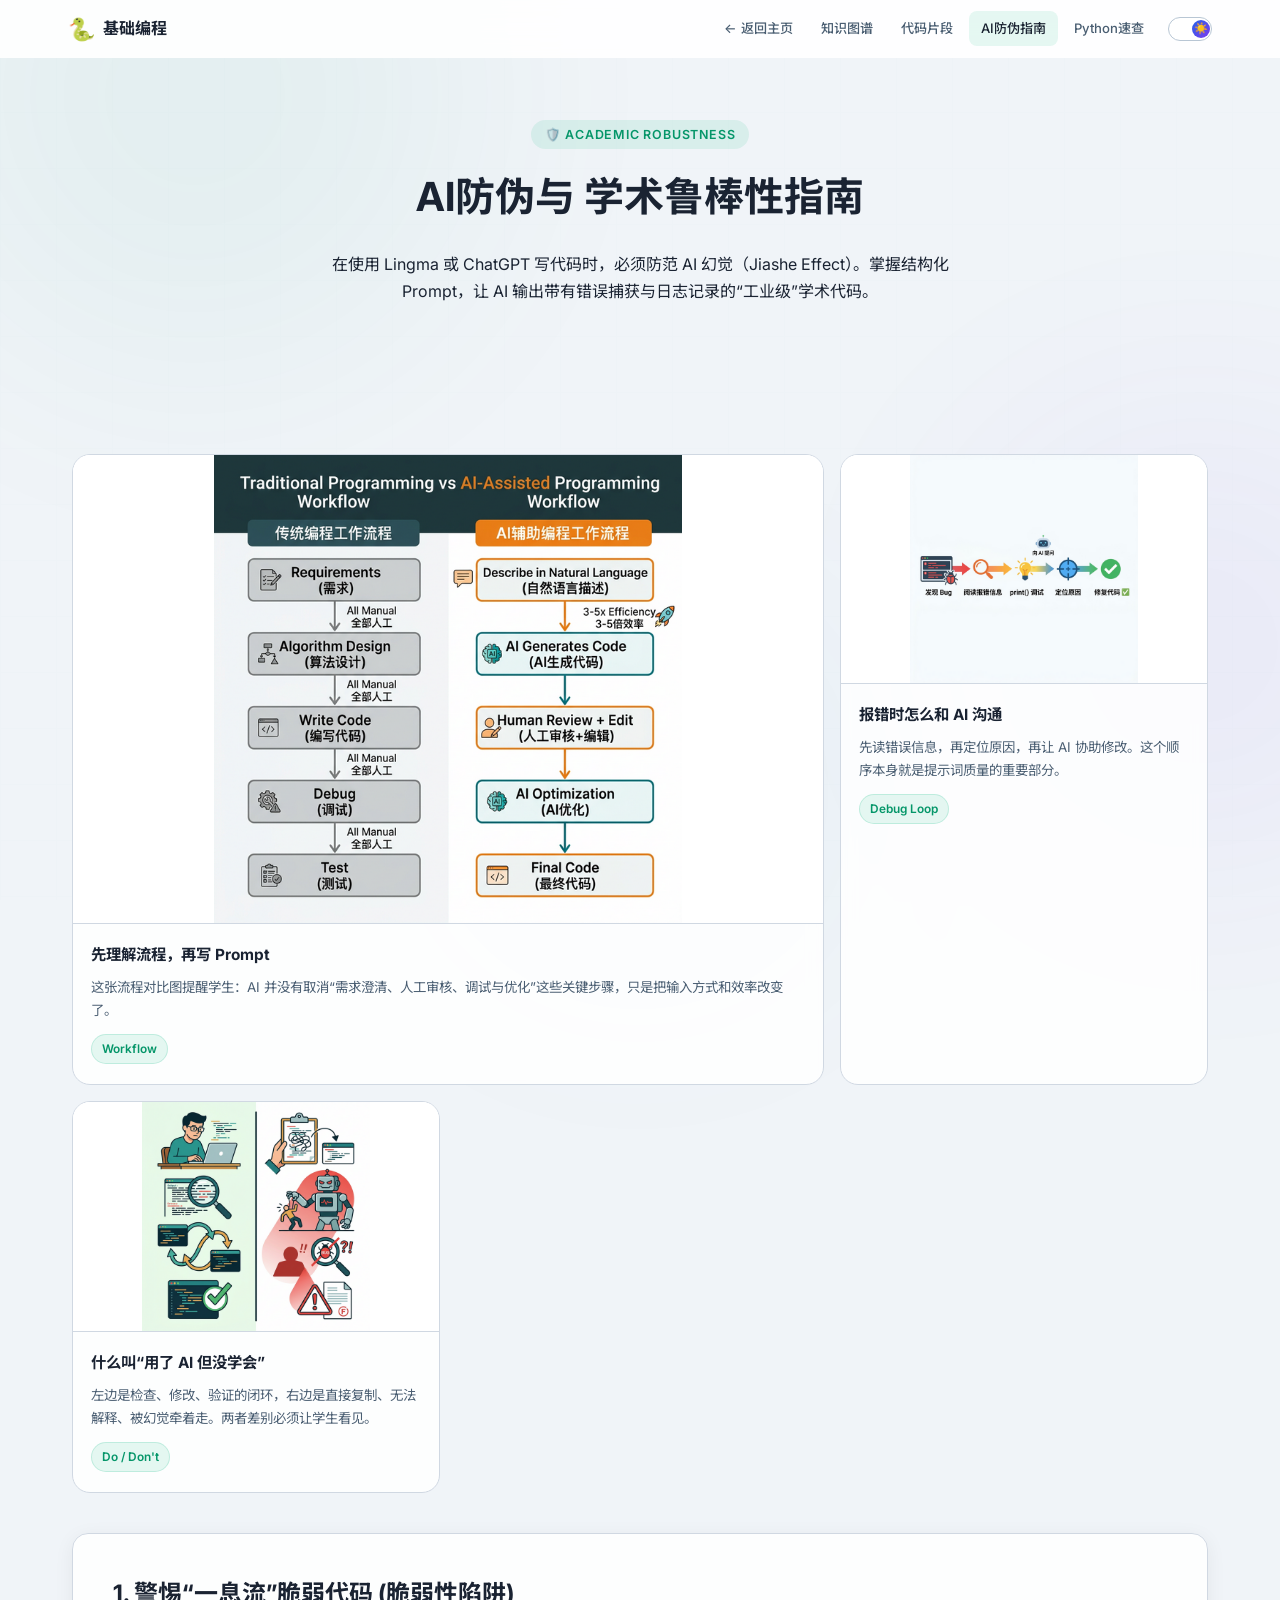
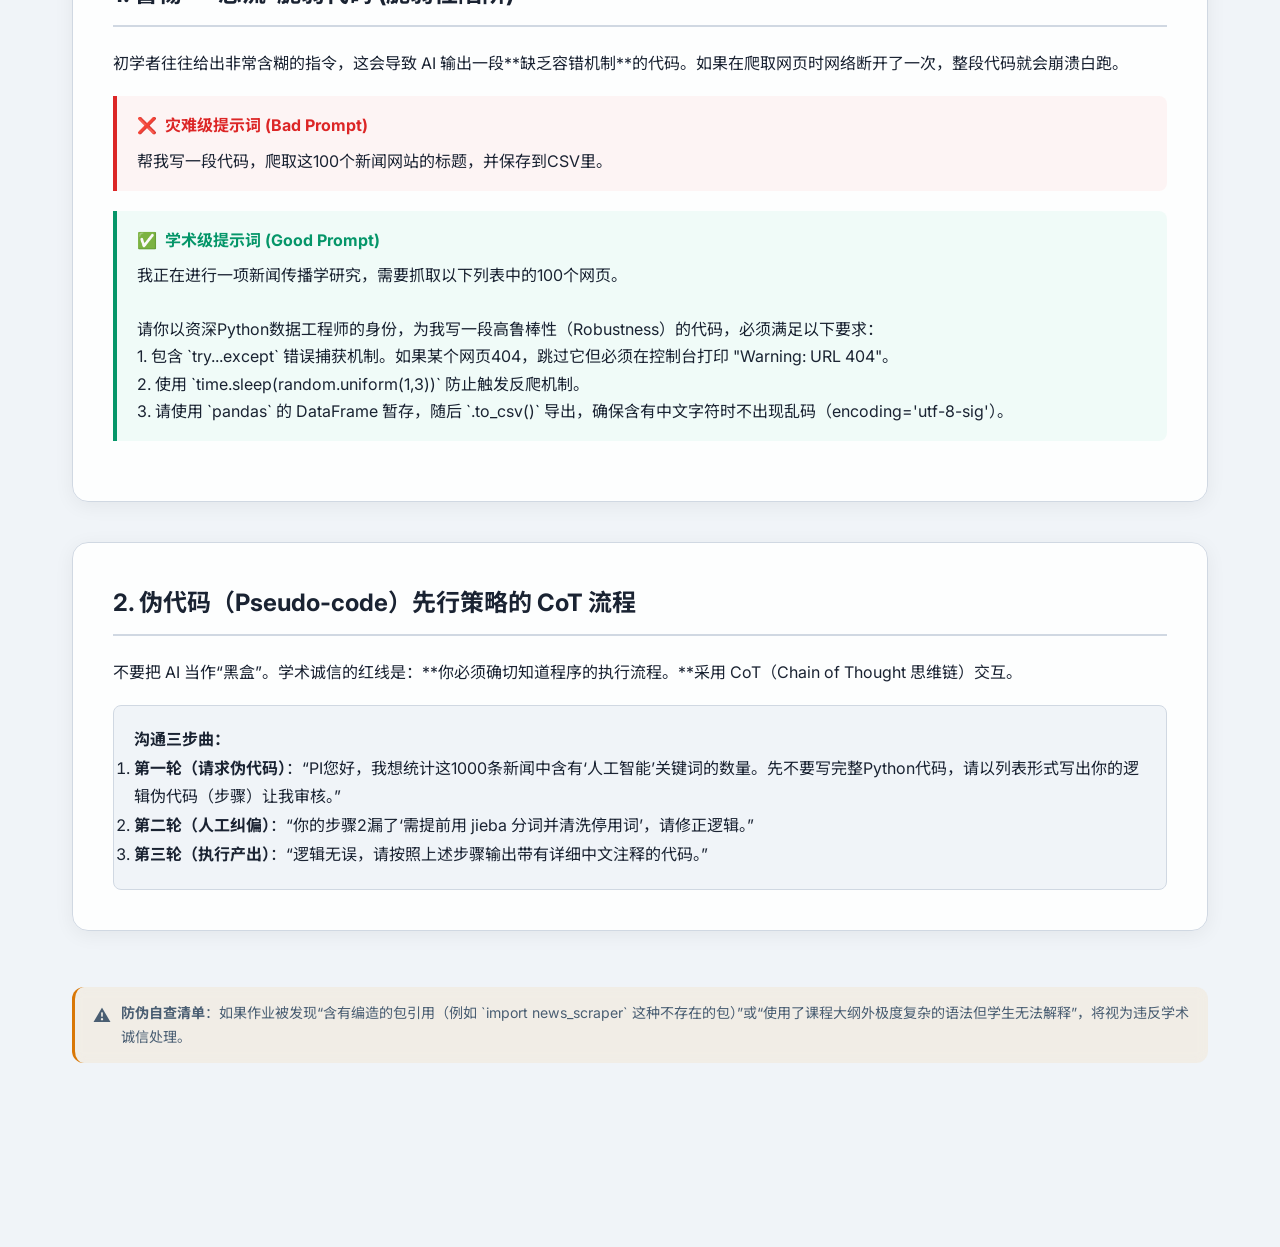
<file: prompt-engineering.html>
<!DOCTYPE html>
<html lang="zh-CN">
<head>
  <meta charset="UTF-8">
  <meta name="viewport" content="width=device-width, initial-scale=1.0">
  <title>AI防伪与学术鲁棒性指南 | 汕头大学《基础编程》</title>
  <link rel="preconnect" href="https://fonts.googleapis.com">
  <link rel="preconnect" href="https://fonts.gstatic.com" crossorigin>
  <link href="https://fonts.googleapis.com/css2?family=Inter:wght@300;400;500;600;700;800;900&family=Noto+Sans+SC:wght@300;400;500;700;900&family=JetBrains+Mono:wght@400;500;600&display=swap" rel="stylesheet">
  <link rel="stylesheet" href="index.css">
  <style>
    .subpage-hero { padding: 120px 20px 60px; text-align: center; }
    .subpage-hero h1 { font-size: 2.5rem; margin-bottom: 20px; }
    .prompt-container { display: flex; flex-direction: column; gap: 40px; margin-bottom: 80px; }
    .prompt-card { background: var(--bg-card); border: 1px solid var(--border); border-radius: 16px; padding: 40px; box-shadow: var(--shadow); }
    .prompt-card h2 { margin-top: 0; color: var(--text); border-bottom: 2px solid var(--border); padding-bottom: 10px; margin-bottom: 24px; }
    .bad-prompt { border-left: 4px solid var(--red); padding: 16px 20px; background: rgba(239, 68, 68, 0.05); margin-bottom: 20px; border-radius: 0 8px 8px 0; }
    .good-prompt { border-left: 4px solid var(--emerald); padding: 16px 20px; background: rgba(16, 185, 129, 0.05); margin-bottom: 20px; border-radius: 0 8px 8px 0; }
    .prompt-title { font-weight: 700; margin-bottom: 8px; display: flex; align-items: center; gap: 8px; }
    .prompt-title.bad { color: var(--red); }
    .prompt-title.good { color: var(--emerald); }
  </style>
</head>
<body>
<!-- Animated Background -->
<div class="bg-grid" aria-hidden="true"></div>
<div class="bg-glow bg-glow-1" aria-hidden="true"></div><div class="bg-glow bg-glow-2" aria-hidden="true"></div><div class="bg-glow bg-glow-3" aria-hidden="true"></div>

<!-- Navbar -->
<nav class="navbar" id="navbar">
  <div class="nav-inner">
    <div class="nav-brand"><a href="index.html" style="text-decoration:none; color:inherit; display:flex; align-items:center; gap:8px"><div class="nav-logo">🐍</div><span>基础编程</span></a></div>
    <button class="hamburger" id="hamburger" aria-label="切换导航菜单" aria-expanded="false" aria-controls="nav-links">
      <span></span><span></span><span></span>
    </button>
    <div class="nav-links" id="nav-links">
      <a href="index.html">← 返回主页</a>
      <a href="knowledge-graph.html">知识图谱</a>
      <a href="snippet-gallery.html">代码片段</a>
      <a href="prompt-engineering.html" class="active">AI防伪指南</a>
      <a href="python-cheatsheet.html">Python速查</a>
      <button class="theme-toggle" id="themeToggle"><div class="theme-toggle-knob" id="themeIcon">🌙</div></button>
    </div>
  </div>
</nav>

<main id="main-content">
  <section class="subpage-hero">
    <div class="container">
      <div class="section-label">🛡️ Academic Robustness</div>
      <h1>AI防伪与 <span class="accent">学术鲁棒性指南</span></h1>
      <p class="subtitle" style="max-width: 650px; margin: 0 auto;">在使用 Lingma 或 ChatGPT 写代码时，必须防范 AI 幻觉（Jiashe Effect）。掌握结构化 Prompt，让 AI 输出带有错误捕获与日志记录的“工业级”学术代码。</p>
    </div>
  </section>

  <section class="container">
    <div class="media-grid" style="margin-bottom:40px">
      <article class="media-card media-card-wide">
        <div class="media-frame">
          <img src="assets/subpages/prompt-workflow-comparison.png" alt="传统编程流程与 AI 辅助编程流程对比图" loading="lazy">
        </div>
        <div class="media-body">
          <h3>先理解流程，再写 Prompt</h3>
          <p>这张流程对比图提醒学生：AI 并没有取消“需求澄清、人工审核、调试与优化”这些关键步骤，只是把输入方式和效率改变了。</p>
          <span class="media-tag">Workflow</span>
        </div>
      </article>

      <article class="media-card">
        <div class="media-frame">
          <img src="assets/subpages/prompt-debug-workflow.png" alt="发现报错到修复代码的 AI 调试流程图" loading="lazy">
        </div>
        <div class="media-body">
          <h3>报错时怎么和 AI 沟通</h3>
          <p>先读错误信息，再定位原因，再让 AI 协助修改。这个顺序本身就是提示词质量的重要部分。</p>
          <span class="media-tag">Debug Loop</span>
        </div>
      </article>

      <article class="media-card">
        <div class="media-frame">
          <img src="assets/subpages/prompt-dos-donts.png" alt="AI 辅助编程的正确与错误使用方式对比图" loading="lazy">
        </div>
        <div class="media-body">
          <h3>什么叫“用了 AI 但没学会”</h3>
          <p>左边是检查、修改、验证的闭环，右边是直接复制、无法解释、被幻觉牵着走。两者差别必须让学生看见。</p>
          <span class="media-tag">Do / Don't</span>
        </div>
      </article>
    </div>

    <div class="prompt-container">
      
      <!-- Section 1 -->
      <article class="prompt-card">
        <h2>1. 警惕“一息流”脆弱代码 (脆弱性陷阱)</h2>
        <p style="margin-bottom: 20px; color: var(--text-muted); line-height:1.6;">初学者往往给出非常含糊的指令，这会导致 AI 输出一段**缺乏容错机制**的代码。如果在爬取网页时网络断开了一次，整段代码就会崩溃白跑。</p>
        
        <div class="bad-prompt">
          <div class="prompt-title bad"><span>❌</span> 灾难级提示词 (Bad Prompt)</div>
          <div>帮我写一段代码，爬取这100个新闻网站的标题，并保存到CSV里。</div>
        </div>
        
        <div class="good-prompt">
          <div class="prompt-title good"><span>✅</span> 学术级提示词 (Good Prompt)</div>
          <div>我正在进行一项新闻传播学研究，需要抓取以下列表中的100个网页。<br><br>
请你以资深Python数据工程师的身份，为我写一段高鲁棒性（Robustness）的代码，必须满足以下要求：<br>
1. 包含 `try...except` 错误捕获机制。如果某个网页404，跳过它但必须在控制台打印 "Warning: URL 404"。<br>
2. 使用 `time.sleep(random.uniform(1,3))` 防止触发反爬机制。<br>
3. 请使用 `pandas` 的 DataFrame 暂存，随后 `.to_csv()` 导出，确保含有中文字符时不出现乱码（encoding='utf-8-sig'）。</div>
        </div>
      </article>

      <!-- Section 2 -->
      <article class="prompt-card">
        <h2>2. 伪代码（Pseudo-code）先行策略的 CoT 流程</h2>
        <p style="margin-bottom: 20px; color: var(--text-muted); line-height:1.6;">不要把 AI 当作“黑盒”。学术诚信的红线是：**你必须确切知道程序的执行流程。**采用 CoT（Chain of Thought 思维链）交互。</p>
        
        <div style="background: var(--bg); padding: 20px; border-radius: 8px; border: 1px solid var(--border);">
          <h4 style="margin-top:0">沟通三步曲：</h4>
          <ol style="line-height: 1.8; margin-bottom: 0;">
            <li><strong>第一轮（请求伪代码）</strong>：“PI您好，我想统计这1000条新闻中含有‘人工智能’关键词的数量。先不要写完整Python代码，请以列表形式写出你的逻辑伪代码（步骤）让我审核。”</li>
            <li><strong>第二轮（人工纠偏）</strong>：“你的步骤2漏了‘需提前用 jieba 分词并清洗停用词’，请修正逻辑。”</li>
            <li><strong>第三轮（执行产出）</strong>：“逻辑无误，请按照上述步骤输出带有详细中文注释的代码。”</li>
          </ol>
        </div>
      </article>

      <div class="alert alert-warning">
        <span class="alert-icon" aria-hidden="true">⚠️</span>
        <div><strong>防伪自查清单</strong>：如果作业被发现“含有编造的包引用（例如 `import news_scraper` 这种不存在的包）”或“使用了课程大纲外极度复杂的语法但学生无法解释”，将视为违反学术诚信处理。</div>
      </div>

    </div>
  </section>
</main>

<script>
  // Setup theme toggle for subpages
  const themeToggle = document.getElementById("themeToggle");
  const themeIcon = document.getElementById("themeIcon");
  function applyTheme(isLight) {
    document.documentElement.setAttribute('data-theme', isLight ? 'light' : 'dark');
    themeIcon.textContent = isLight ? '☀️' : '🌙';
  }
  const savedTheme = localStorage.getItem('bp-theme');
  let isLightMode = savedTheme === 'light';
  applyTheme(isLightMode);
  themeToggle.addEventListener('click', () => {
    isLightMode = !isLightMode;
    applyTheme(isLightMode);
    localStorage.setItem('bp-theme', isLightMode ? 'light' : 'dark');
  });
</script>

<!-- 51.la Analytics -->
<script charset="UTF-8" id="LA_COLLECT" src="//sdk.51.la/js-sdk-pro.min.js"></script>
<script>LA.init({id:"3PvxZ0x46g8M8f5V",ck:"3PvxZ0x46g8M8f5V",autoTrack:true,hashMode:true})</script>
  <script src="nav.js"></script>
</body>
</html>
</file>
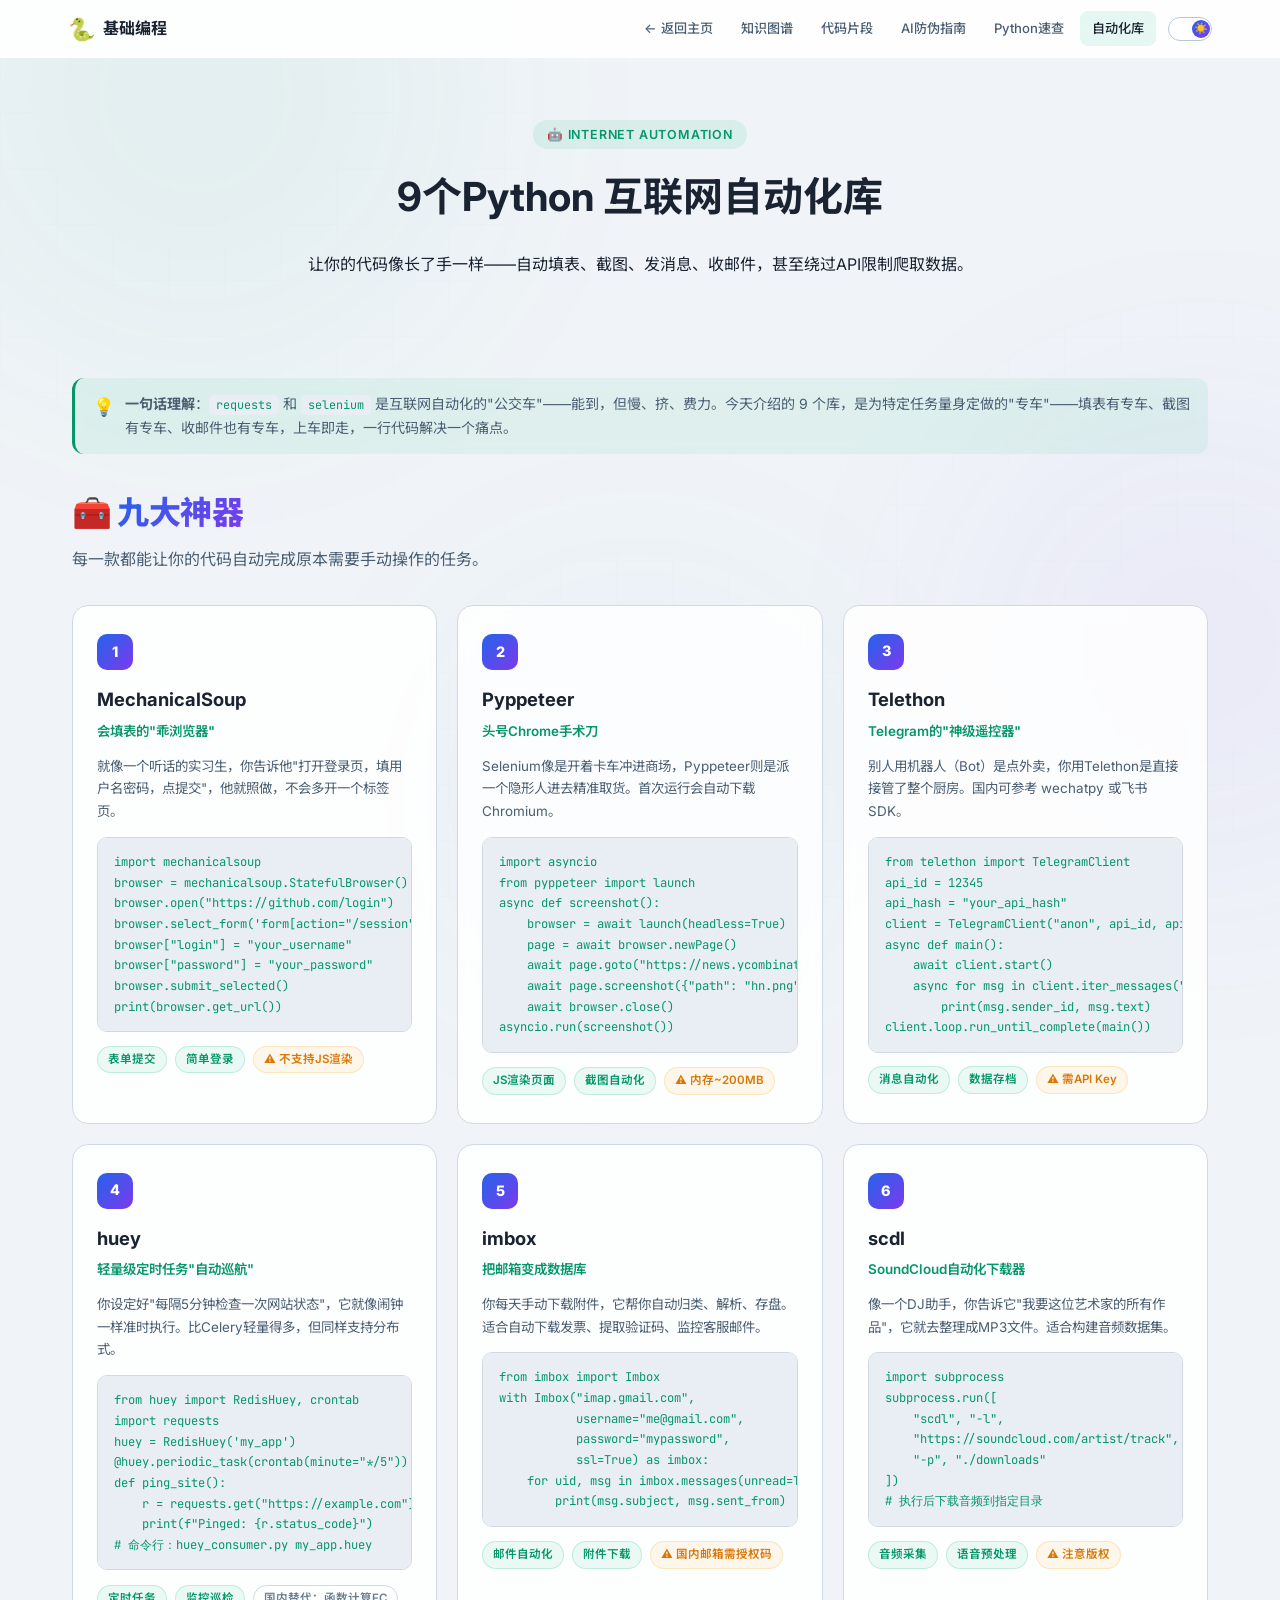
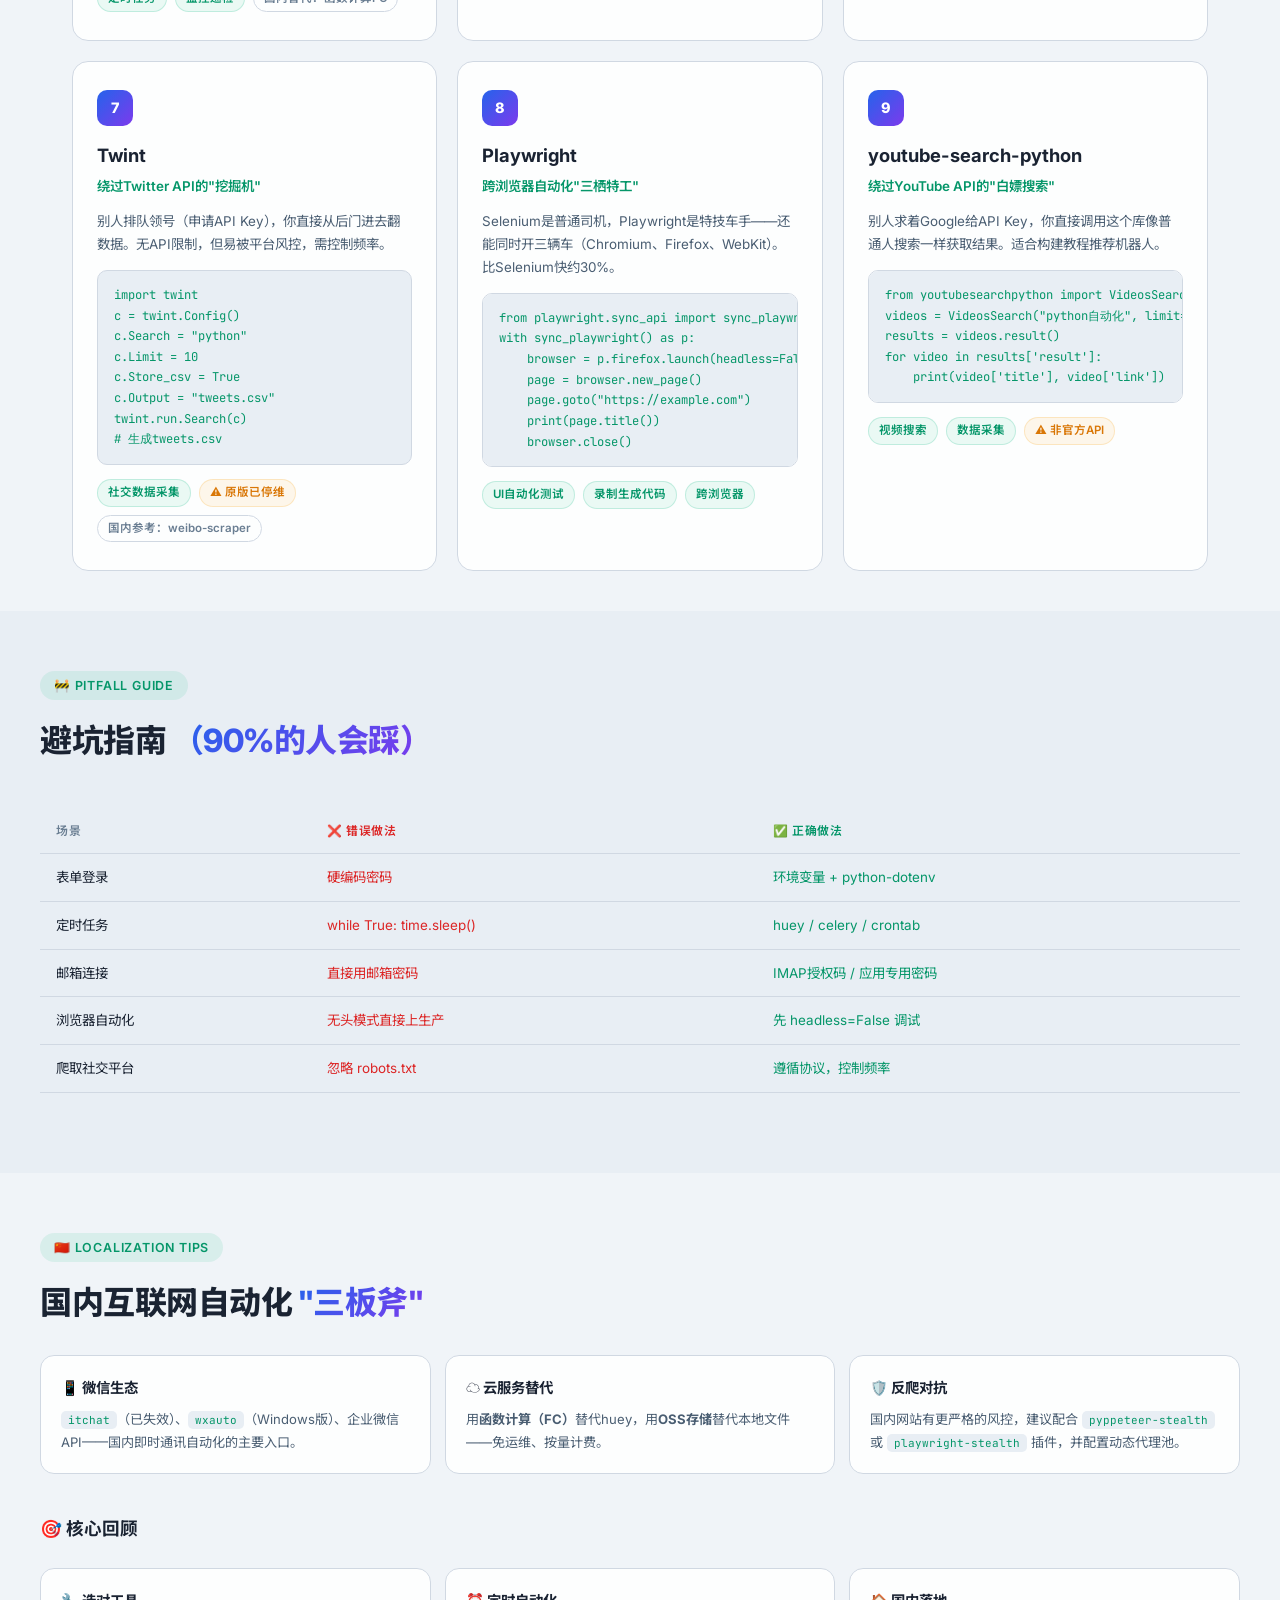
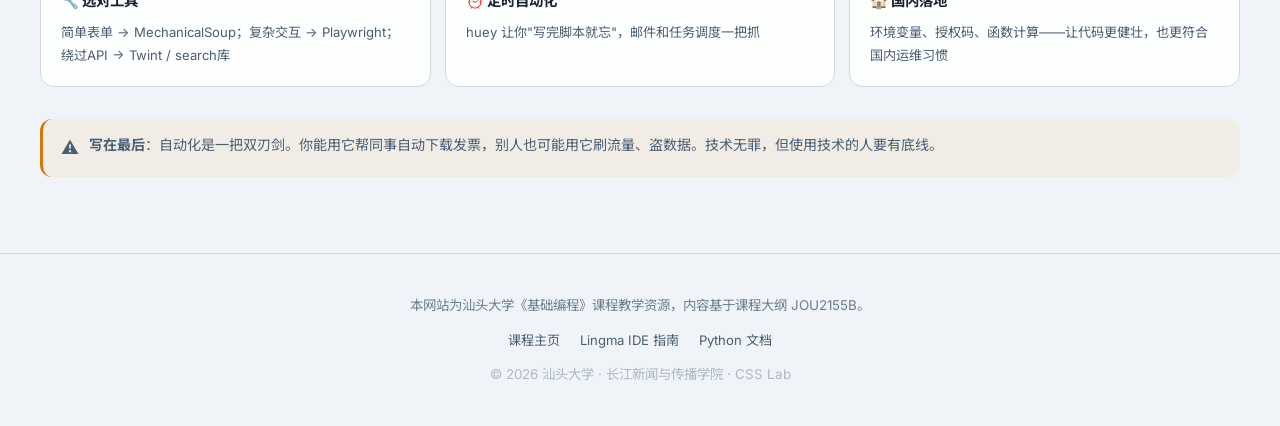
<file: python-automation-libs.html>
<!DOCTYPE html>
<html lang="zh-CN">
<head>
  <meta charset="UTF-8">
  <meta name="viewport" content="width=device-width, initial-scale=1.0">
  <title>9个Python互联网自动化库 | 汕头大学《基础编程》</title>
  <meta name="description" content="9个让代码长了手的Python库：表单填写、浏览器自动化、定时任务、邮件处理、数据采集全覆盖">
  <link rel="preconnect" href="https://fonts.googleapis.com">
  <link rel="preconnect" href="https://fonts.gstatic.com" crossorigin>
  <link href="https://fonts.googleapis.com/css2?family=Inter:wght@300;400;500;600;700;800;900&family=Noto+Sans+SC:wght@300;400;500;700;900&family=JetBrains+Mono:wght@400;500;600&display=swap" rel="stylesheet">
  <link rel="stylesheet" href="index.css">
  <style>
    .subpage-hero{padding:120px 20px 60px;text-align:center}
    .subpage-hero h1{font-size:2.5rem;margin-bottom:20px}
    .lib-grid{display:grid;grid-template-columns:repeat(auto-fill,minmax(360px,1fr));gap:20px;margin-top:32px}
    .lib-card{background:var(--card-bg);border:1px solid var(--border);border-radius:16px;padding:28px 24px;backdrop-filter:blur(8px);transition:all .3s}
    .lib-card:hover{border-color:var(--border2);transform:translateY(-3px);box-shadow:var(--card-shadow)}
    .lib-num{display:inline-flex;align-items:center;justify-content:center;width:36px;height:36px;border-radius:10px;background:var(--grad-hero);color:#fff;font-weight:800;font-size:.9rem;margin-bottom:14px}
    .lib-name{font-size:1.15rem;font-weight:700;color:var(--text);margin-bottom:4px}
    .lib-tagline{font-size:.84rem;color:var(--emerald);font-weight:600;margin-bottom:12px}
    .lib-desc{font-size:.84rem;color:var(--text2);line-height:1.7;margin-bottom:14px}
    .lib-code{background:var(--code-bg);border:1px solid var(--border);border-radius:10px;padding:14px 16px;font-family:'JetBrains Mono',monospace;font-size:.76rem;line-height:1.7;color:var(--emerald);overflow-x:auto;margin-bottom:14px;white-space:pre}
    .lib-meta{display:flex;gap:8px;flex-wrap:wrap}
    .lib-tag{padding:3px 10px;border-radius:999px;font-size:.72rem;font-weight:600;border:1px solid var(--border);color:var(--text3)}
    .lib-tag.scene{border-color:rgba(16,185,129,.2);background:rgba(16,185,129,.08);color:var(--emerald)}
    .lib-tag.warn{border-color:rgba(245,158,11,.2);background:rgba(245,158,11,.08);color:var(--amber)}
    .tip-grid{display:grid;grid-template-columns:repeat(auto-fill,minmax(300px,1fr));gap:14px;margin-top:24px}
    .tip-card{background:var(--card-bg);border:1px solid var(--border);border-radius:14px;padding:20px;backdrop-filter:blur(6px)}
    .tip-card h4{font-size:.9rem;font-weight:700;color:var(--text);margin-bottom:8px}
    .tip-card p{font-size:.82rem;color:var(--text2);line-height:1.7}
    .pitfall-table{width:100%;border-collapse:collapse;margin:20px 0;min-width:600px}
    .pitfall-table th,.pitfall-table td{padding:12px 16px;text-align:left;border-bottom:1px solid var(--border);font-size:.84rem}
    .pitfall-table th{color:var(--text3);font-weight:600;font-size:.74rem;text-transform:uppercase;letter-spacing:.5px}
    .pitfall-table td{color:var(--text)}
    .pitfall-table .wrong{color:var(--red)}
    .pitfall-table .right{color:var(--emerald)}
    .pitfall-table tbody tr:hover{background:rgba(16,185,129,.06)}
    .scenario-box{background:var(--card-bg);border:1px solid var(--border);border-radius:16px;padding:28px 24px;margin-bottom:32px;backdrop-filter:blur(8px)}
    .scenario-box blockquote{border-left:3px solid var(--purple);padding:12px 18px;margin:16px 0;background:rgba(139,92,246,.06);border-radius:0 10px 10px 0;font-size:.9rem;color:var(--text2);line-height:1.7}
  </style>
</head>
<body>
<div class="bg-grid" aria-hidden="true"></div>
<div class="bg-glow bg-glow-1" aria-hidden="true"></div>
<div class="bg-glow bg-glow-2" aria-hidden="true"></div>
<div class="bg-glow bg-glow-3" aria-hidden="true"></div>

<nav class="navbar" id="navbar">
  <div class="nav-inner">
    <div class="nav-brand"><a href="index.html" style="text-decoration:none;color:inherit;display:flex;align-items:center;gap:8px"><div class="nav-logo">🐍</div><span>基础编程</span></a></div>
    <button class="hamburger" id="hamburger" aria-label="切换导航菜单" aria-expanded="false" aria-controls="nav-links">
      <span></span><span></span><span></span>
    </button>
    <div class="nav-links" id="nav-links">
      <a href="index.html">← 返回主页</a>
      <a href="knowledge-graph.html">知识图谱</a>
      <a href="snippet-gallery.html">代码片段</a>
      <a href="prompt-engineering.html">AI防伪指南</a>
      <a href="python-cheatsheet.html">Python速查</a>
      <a href="python-automation-libs.html" class="active">自动化库</a>
      <button class="theme-toggle" id="themeToggle"><div class="theme-toggle-knob" id="themeIcon">🌙</div></button>
    </div>
  </div>
</nav>

<main id="main-content">
  <section class="subpage-hero">
    <div class="container">
      <div class="section-label">🤖 Internet Automation</div>
      <h1>9个Python <span class="accent">互联网自动化库</span></h1>
      <p class="subtitle" style="max-width:680px;margin:0 auto">让你的代码像长了手一样——自动填表、截图、发消息、收邮件，甚至绕过API限制爬取数据。</p>
    </div>
  </section>

  <section class="container" style="padding-top:24px;padding-bottom:40px">
    <div class="alert alert-info" style="margin-bottom:32px">
      <span class="alert-icon" aria-hidden="true">💡</span>
      <div><strong>一句话理解</strong>：<code>requests</code> 和 <code>selenium</code> 是互联网自动化的"公交车"——能到，但慢、挤、费力。今天介绍的 9 个库，是为特定任务量身定做的"专车"——填表有专车、截图有专车、收邮件也有专车，上车即走，一行代码解决一个痛点。</div>
    </div>

    <!-- 9 Library Cards -->
    <h2 class="section-title" style="margin-bottom:4px">🧰 <span class="gradient">九大神器</span></h2>
    <p class="section-desc">每一款都能让你的代码自动完成原本需要手动操作的任务。</p>

    <div class="lib-grid">

      <!-- 1. MechanicalSoup -->
      <article class="lib-card">
        <div class="lib-num">1</div>
        <div class="lib-name">MechanicalSoup</div>
        <div class="lib-tagline">会填表的"乖浏览器"</div>
        <div class="lib-desc">就像一个听话的实习生，你告诉他"打开登录页，填用户名密码，点提交"，他就照做，不会多开一个标签页。</div>
        <div class="lib-code">import mechanicalsoup
browser = mechanicalsoup.StatefulBrowser()
browser.open("https://github.com/login")
browser.select_form('form[action="/session"]')
browser["login"] = "your_username"
browser["password"] = "your_password"
browser.submit_selected()
print(browser.get_url())</div>
        <div class="lib-meta">
          <span class="lib-tag scene">表单提交</span>
          <span class="lib-tag scene">简单登录</span>
          <span class="lib-tag warn">⚠️ 不支持JS渲染</span>
        </div>
      </article>

      <!-- 2. Pyppeteer -->
      <article class="lib-card">
        <div class="lib-num">2</div>
        <div class="lib-name">Pyppeteer</div>
        <div class="lib-tagline">头号Chrome手术刀</div>
        <div class="lib-desc">Selenium像是开着卡车冲进商场，Pyppeteer则是派一个隐形人进去精准取货。首次运行会自动下载Chromium。</div>
        <div class="lib-code">import asyncio
from pyppeteer import launch
async def screenshot():
    browser = await launch(headless=True)
    page = await browser.newPage()
    await page.goto("https://news.ycombinator.com")
    await page.screenshot({"path": "hn.png"})
    await browser.close()
asyncio.run(screenshot())</div>
        <div class="lib-meta">
          <span class="lib-tag scene">JS渲染页面</span>
          <span class="lib-tag scene">截图自动化</span>
          <span class="lib-tag warn">⚠️ 内存~200MB</span>
        </div>
      </article>

      <!-- 3. Telethon -->
      <article class="lib-card">
        <div class="lib-num">3</div>
        <div class="lib-name">Telethon</div>
        <div class="lib-tagline">Telegram的"神级遥控器"</div>
        <div class="lib-desc">别人用机器人（Bot）是点外卖，你用Telethon是直接接管了整个厨房。国内可参考 wechatpy 或飞书SDK。</div>
        <div class="lib-code">from telethon import TelegramClient
api_id = 12345
api_hash = "your_api_hash"
client = TelegramClient("anon", api_id, api_hash)
async def main():
    await client.start()
    async for msg in client.iter_messages("me"):
        print(msg.sender_id, msg.text)
client.loop.run_until_complete(main())</div>
        <div class="lib-meta">
          <span class="lib-tag scene">消息自动化</span>
          <span class="lib-tag scene">数据存档</span>
          <span class="lib-tag warn">⚠️ 需API Key</span>
        </div>
      </article>

      <!-- 4. huey -->
      <article class="lib-card">
        <div class="lib-num">4</div>
        <div class="lib-name">huey</div>
        <div class="lib-tagline">轻量级定时任务"自动巡航"</div>
        <div class="lib-desc">你设定好"每隔5分钟检查一次网站状态"，它就像闹钟一样准时执行。比Celery轻量得多，但同样支持分布式。</div>
        <div class="lib-code">from huey import RedisHuey, crontab
import requests
huey = RedisHuey('my_app')
@huey.periodic_task(crontab(minute="*/5"))
def ping_site():
    r = requests.get("https://example.com")
    print(f"Pinged: {r.status_code}")
# 命令行：huey_consumer.py my_app.huey</div>
        <div class="lib-meta">
          <span class="lib-tag scene">定时任务</span>
          <span class="lib-tag scene">监控巡检</span>
          <span class="lib-tag">国内替代：函数计算FC</span>
        </div>
      </article>

      <!-- 5. imbox -->
      <article class="lib-card">
        <div class="lib-num">5</div>
        <div class="lib-name">imbox</div>
        <div class="lib-tagline">把邮箱变成数据库</div>
        <div class="lib-desc">你每天手动下载附件，它帮你自动归类、解析、存盘。适合自动下载发票、提取验证码、监控客服邮件。</div>
        <div class="lib-code">from imbox import Imbox
with Imbox("imap.gmail.com",
           username="me@gmail.com",
           password="mypassword",
           ssl=True) as imbox:
    for uid, msg in imbox.messages(unread=True):
        print(msg.subject, msg.sent_from)</div>
        <div class="lib-meta">
          <span class="lib-tag scene">邮件自动化</span>
          <span class="lib-tag scene">附件下载</span>
          <span class="lib-tag warn">⚠️ 国内邮箱需授权码</span>
        </div>
      </article>

      <!-- 6. scdl -->
      <article class="lib-card">
        <div class="lib-num">6</div>
        <div class="lib-name">scdl</div>
        <div class="lib-tagline">SoundCloud自动化下载器</div>
        <div class="lib-desc">像一个DJ助手，你告诉它"我要这位艺术家的所有作品"，它就去整理成MP3文件。适合构建音频数据集。</div>
        <div class="lib-code">import subprocess
subprocess.run([
    "scdl", "-l",
    "https://soundcloud.com/artist/track",
    "-p", "./downloads"
])
# 执行后下载音频到指定目录</div>
        <div class="lib-meta">
          <span class="lib-tag scene">音频采集</span>
          <span class="lib-tag scene">语音预处理</span>
          <span class="lib-tag warn">⚠️ 注意版权</span>
        </div>
      </article>

      <!-- 7. Twint -->
      <article class="lib-card">
        <div class="lib-num">7</div>
        <div class="lib-name">Twint</div>
        <div class="lib-tagline">绕过Twitter API的"挖掘机"</div>
        <div class="lib-desc">别人排队领号（申请API Key），你直接从后门进去翻数据。无API限制，但易被平台风控，需控制频率。</div>
        <div class="lib-code">import twint
c = twint.Config()
c.Search = "python"
c.Limit = 10
c.Store_csv = True
c.Output = "tweets.csv"
twint.run.Search(c)
# 生成tweets.csv</div>
        <div class="lib-meta">
          <span class="lib-tag scene">社交数据采集</span>
          <span class="lib-tag warn">⚠️ 原版已停维</span>
          <span class="lib-tag">国内参考：weibo-scraper</span>
        </div>
      </article>

      <!-- 8. Playwright -->
      <article class="lib-card">
        <div class="lib-num">8</div>
        <div class="lib-name">Playwright</div>
        <div class="lib-tagline">跨浏览器自动化"三栖特工"</div>
        <div class="lib-desc">Selenium是普通司机，Playwright是特技车手——还能同时开三辆车（Chromium、Firefox、WebKit）。比Selenium快约30%。</div>
        <div class="lib-code">from playwright.sync_api import sync_playwright
with sync_playwright() as p:
    browser = p.firefox.launch(headless=False)
    page = browser.new_page()
    page.goto("https://example.com")
    print(page.title())
    browser.close()</div>
        <div class="lib-meta">
          <span class="lib-tag scene">UI自动化测试</span>
          <span class="lib-tag scene">录制生成代码</span>
          <span class="lib-tag scene">跨浏览器</span>
        </div>
      </article>

      <!-- 9. youtube-search-python -->
      <article class="lib-card">
        <div class="lib-num">9</div>
        <div class="lib-name">youtube-search-python</div>
        <div class="lib-tagline">绕过YouTube API的"白嫖搜索"</div>
        <div class="lib-desc">别人求着Google给API Key，你直接调用这个库像普通人搜索一样获取结果。适合构建教程推荐机器人。</div>
        <div class="lib-code">from youtubesearchpython import VideosSearch
videos = VideosSearch("python自动化", limit=3)
results = videos.result()
for video in results['result']:
    print(video['title'], video['link'])</div>
        <div class="lib-meta">
          <span class="lib-tag scene">视频搜索</span>
          <span class="lib-tag scene">数据采集</span>
          <span class="lib-tag warn">⚠️ 非官方API</span>
        </div>
      </article>

    </div><!-- /lib-grid -->
  </section>

  <!-- 避坑指南 -->
  <section class="section-alt" style="padding:60px 32px">
    <div class="container">
      <div class="section-label">🚧 Pitfall Guide</div>
      <h2 class="section-title">避坑指南 <span class="gradient">（90%的人会踩）</span></h2>
      <div class="table-wrap" style="margin-top:20px">
        <table class="pitfall-table">
          <thead><tr><th>场景</th><th class="wrong">❌ 错误做法</th><th class="right">✅ 正确做法</th></tr></thead>
          <tbody>
            <tr><td>表单登录</td><td class="wrong">硬编码密码</td><td class="right">环境变量 + python-dotenv</td></tr>
            <tr><td>定时任务</td><td class="wrong">while True: time.sleep()</td><td class="right">huey / celery / crontab</td></tr>
            <tr><td>邮箱连接</td><td class="wrong">直接用邮箱密码</td><td class="right">IMAP授权码 / 应用专用密码</td></tr>
            <tr><td>浏览器自动化</td><td class="wrong">无头模式直接上生产</td><td class="right">先 headless=False 调试</td></tr>
            <tr><td>爬取社交平台</td><td class="wrong">忽略 robots.txt</td><td class="right">遵循协议，控制频率</td></tr>
          </tbody>
        </table>
      </div>
    </div>
  </section>

  <!-- 国内实践 & 核心回顾 -->
  <section style="padding:60px 32px">
    <div class="container">
      <div class="section-label">🇨🇳 Localization Tips</div>
      <h2 class="section-title">国内互联网自动化 <span class="gradient">"三板斧"</span></h2>
      <div class="tip-grid">
        <article class="tip-card">
          <h4>📱 微信生态</h4>
          <p><code>itchat</code>（已失效）、<code>wxauto</code>（Windows版）、企业微信API——国内即时通讯自动化的主要入口。</p>
        </article>
        <article class="tip-card">
          <h4>☁️ 云服务替代</h4>
          <p>用<strong>函数计算（FC）</strong>替代huey，用<strong>OSS存储</strong>替代本地文件——免运维、按量计费。</p>
        </article>
        <article class="tip-card">
          <h4>🛡️ 反爬对抗</h4>
          <p>国内网站有更严格的风控，建议配合 <code>pyppeteer-stealth</code> 或 <code>playwright-stealth</code> 插件，并配置动态代理池。</p>
        </article>
      </div>

      <h3 style="color:var(--text);margin:40px 0 16px;font-size:1.1rem">🎯 核心回顾</h3>
      <div class="tip-grid">
        <article class="tip-card">
          <h4>🔧 选对工具</h4>
          <p>简单表单 → MechanicalSoup；复杂交互 → Playwright；绕过API → Twint / search库</p>
        </article>
        <article class="tip-card">
          <h4>⏰ 定时自动化</h4>
          <p>huey 让你"写完脚本就忘"，邮件和任务调度一把抓</p>
        </article>
        <article class="tip-card">
          <h4>🏠 国内落地</h4>
          <p>环境变量、授权码、函数计算——让代码更健壮，也更符合国内运维习惯</p>
        </article>
      </div>

      <div class="alert alert-warning" style="margin-top:32px">
        <span class="alert-icon" aria-hidden="true">⚠️</span>
        <div><strong>写在最后</strong>：自动化是一把双刃剑。你能用它帮同事自动下载发票，别人也可能用它刷流量、盗数据。技术无罪，但使用技术的人要有底线。</div>
      </div>
    </div>
  </section>
</main>

<footer class="footer">
  <p>本网站为汕头大学《基础编程》课程教学资源，内容基于课程大纲 JOU2155B。</p>
  <div class="footer-links">
    <a href="index.html">课程主页</a>
    <a href="https://icgma.github.io/Lingma-Intro/" target="_blank" rel="noopener noreferrer">Lingma IDE 指南</a>
    <a href="https://docs.python.org/zh-cn/3/" target="_blank" rel="noopener noreferrer">Python 文档</a>
  </div>
  <p style="margin-top:12px;opacity:.5">&copy; 2026 汕头大学 · 长江新闻与传播学院 · CSS Lab</p>
</footer>

<button class="scroll-top" id="scrollTop" aria-label="回到顶部">↑</button>

<script>
  const themeToggle=document.getElementById("themeToggle"),themeIcon=document.getElementById("themeIcon");
  function applyTheme(t){document.documentElement.setAttribute("data-theme",t?"light":"dark");themeIcon.textContent=t?"☀️":"🌙"}
  const savedTheme=localStorage.getItem("bp-theme");let isLightMode=savedTheme==="light";applyTheme(isLightMode);
  themeToggle.addEventListener("click",()=>{isLightMode=!isLightMode;applyTheme(isLightMode);localStorage.setItem("bp-theme",isLightMode?"light":"dark")});
  const navbar=document.getElementById("navbar");
  window.addEventListener("scroll",()=>{navbar.classList.toggle("scrolled",window.scrollY>20)});
  document.getElementById("scrollTop").addEventListener("click",()=>window.scrollTo({top:0,behavior:"smooth"}));
  window.addEventListener("scroll",()=>{document.getElementById("scrollTop").style.display=window.scrollY>400?"flex":"none"});
</script>

<!-- 51.la Analytics -->
<script charset="UTF-8" id="LA_COLLECT" src="//sdk.51.la/js-sdk-pro.min.js"></script>
<script>LA.init({id:"3PvxZ0x46g8M8f5V",ck:"3PvxZ0x46g8M8f5V",autoTrack:true,hashMode:true})</script>
  <script src="nav.js"></script>
</body>
</html>
</file>
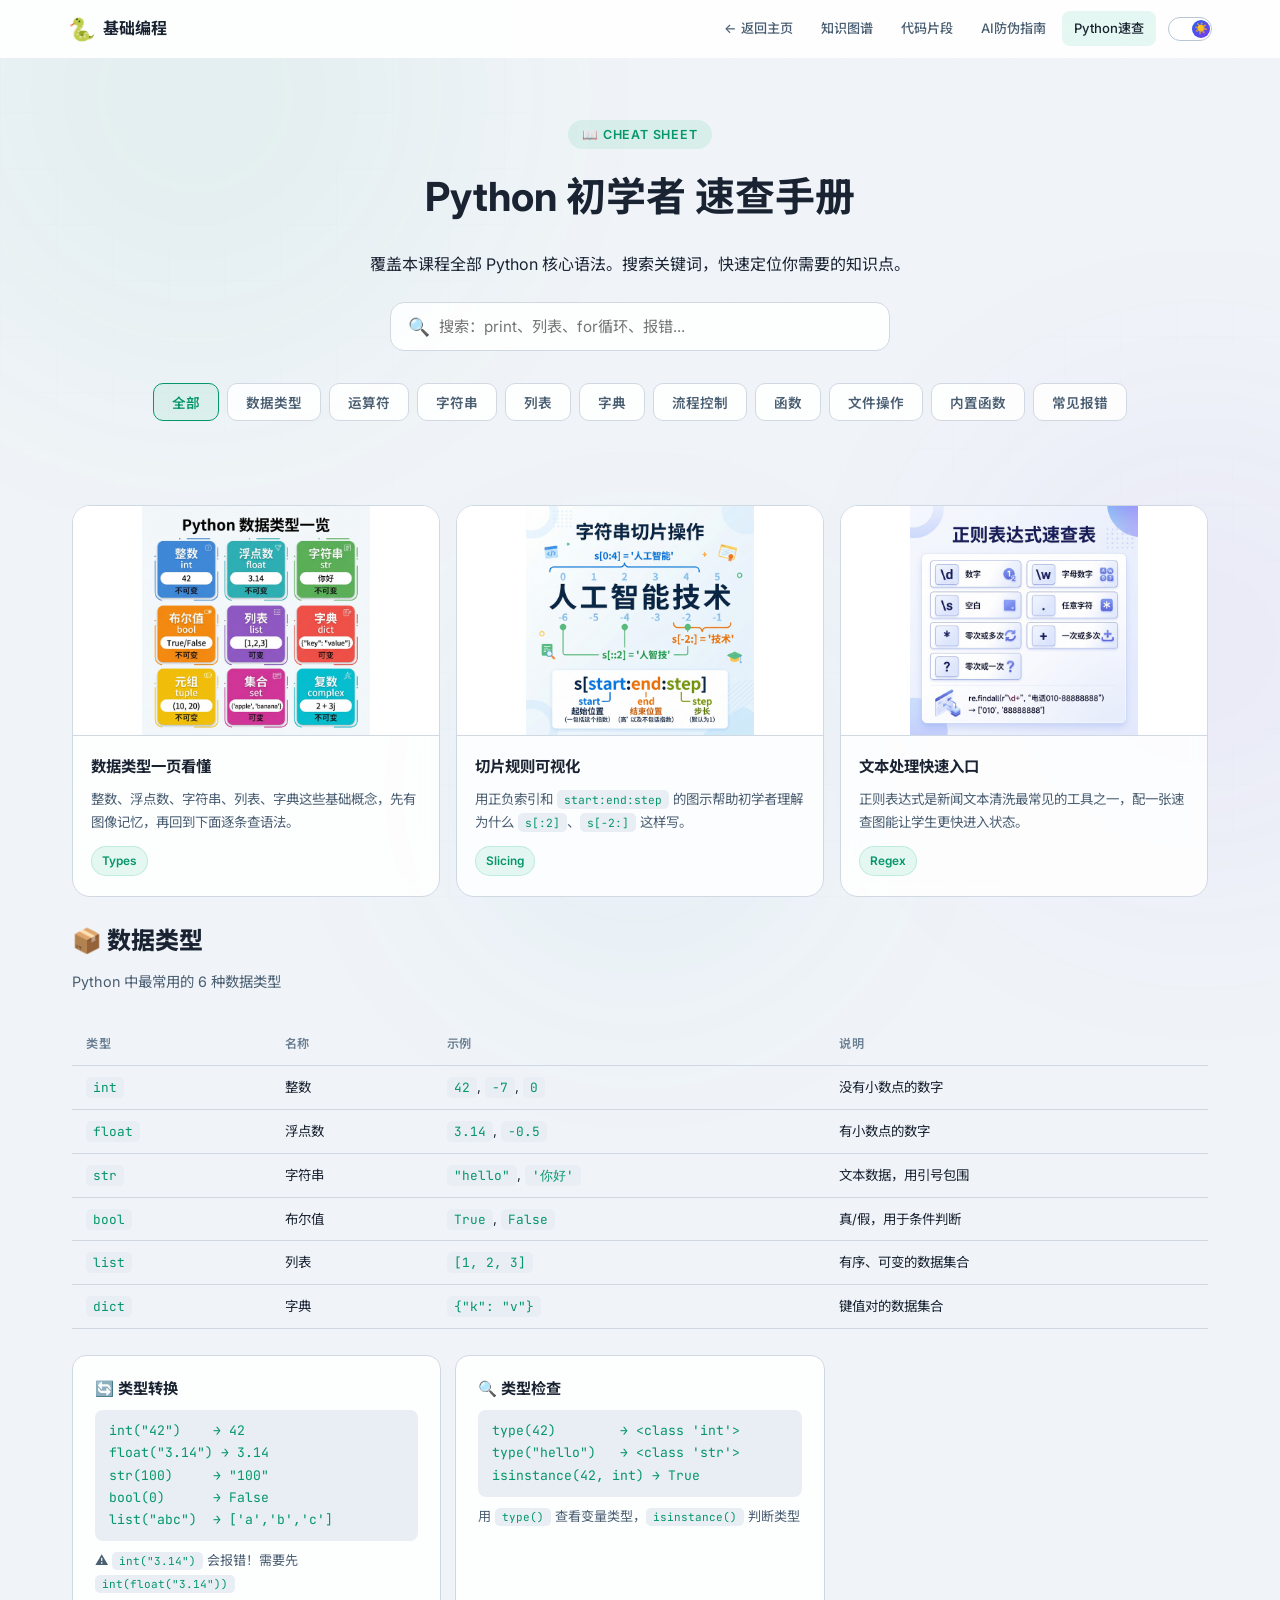
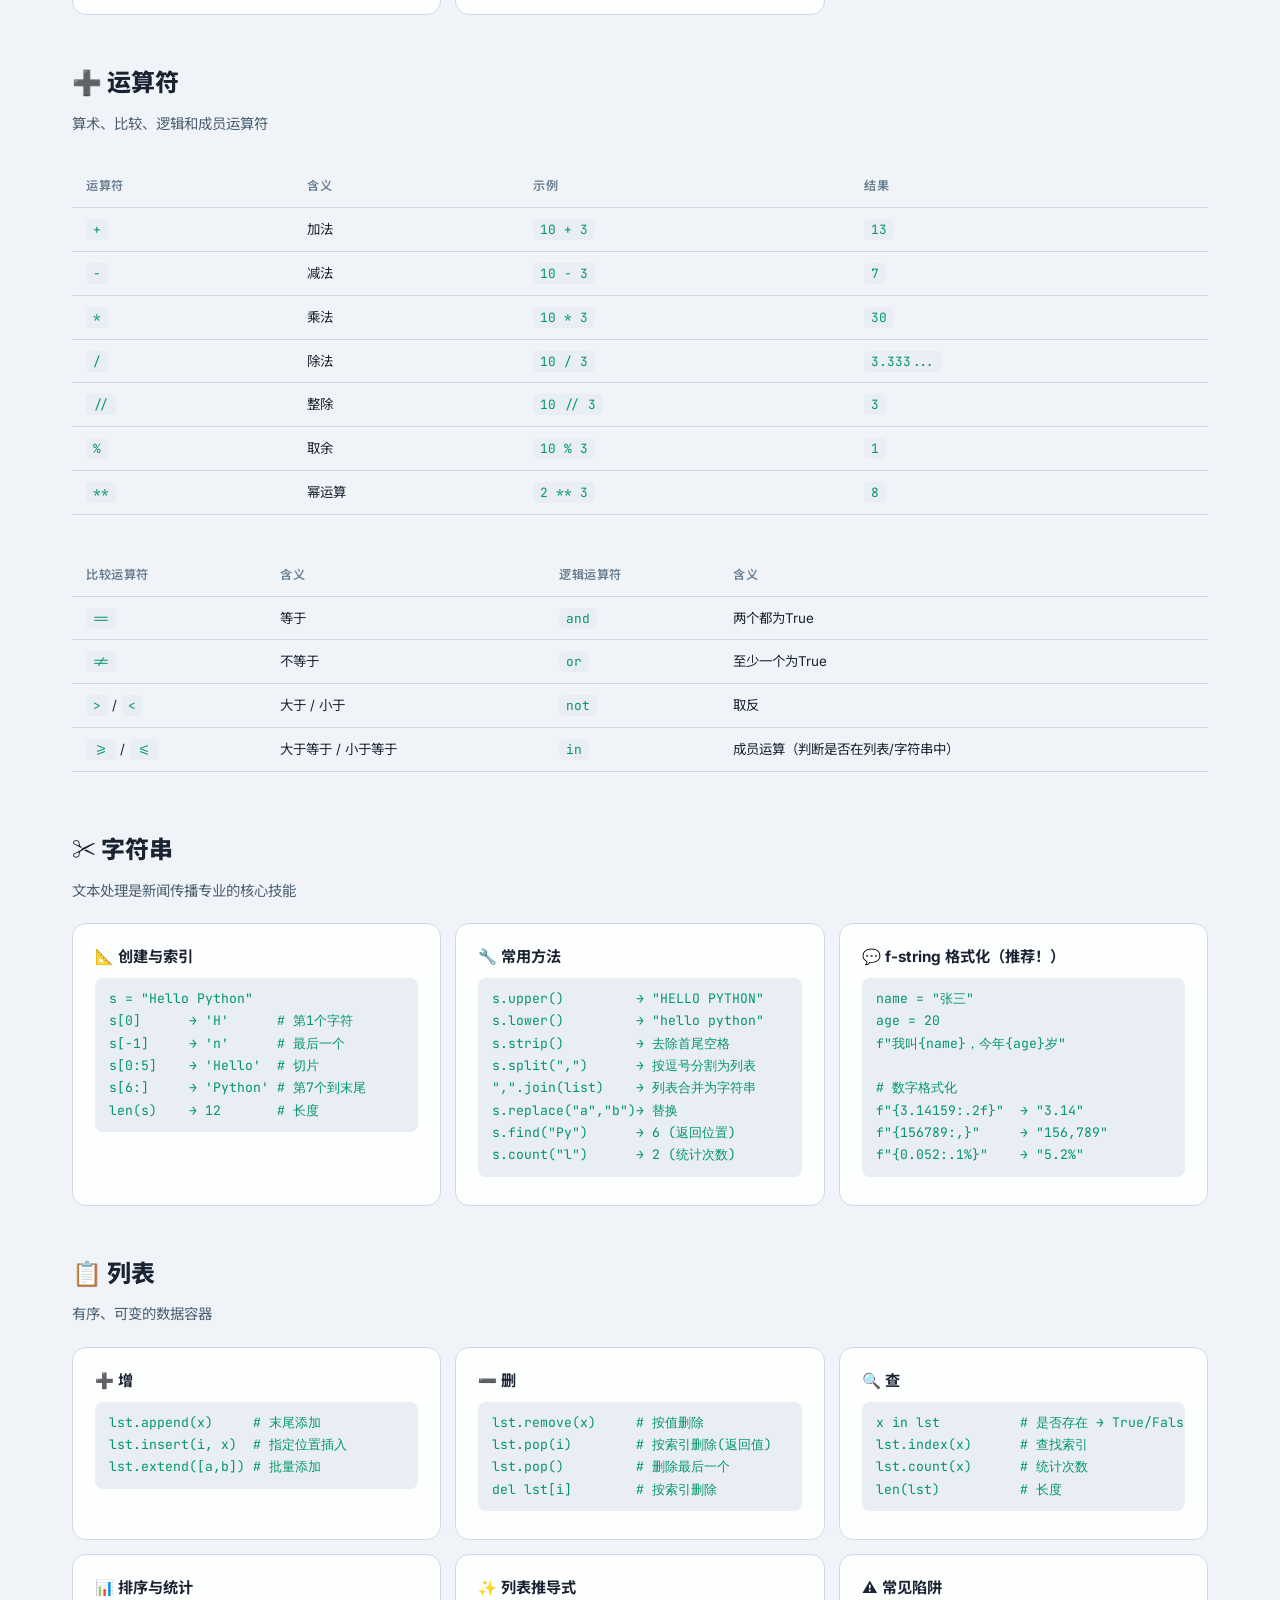
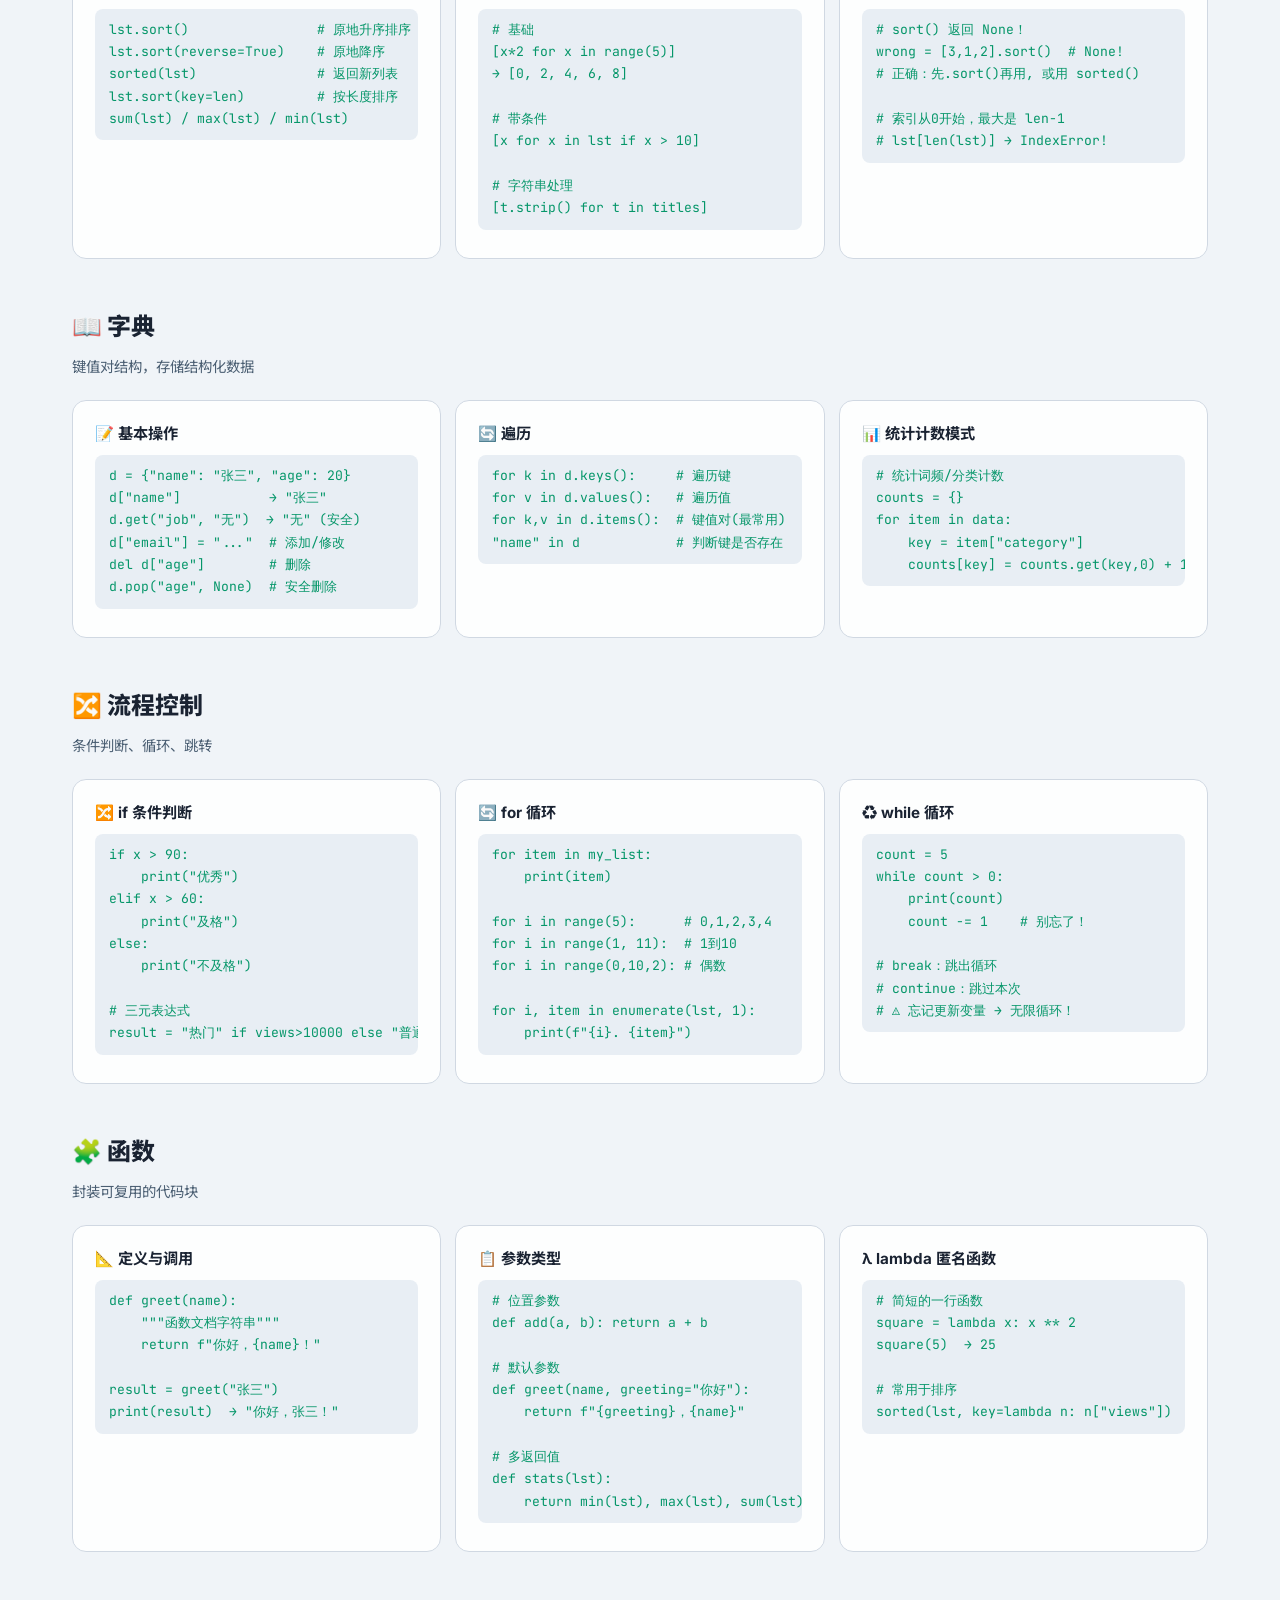
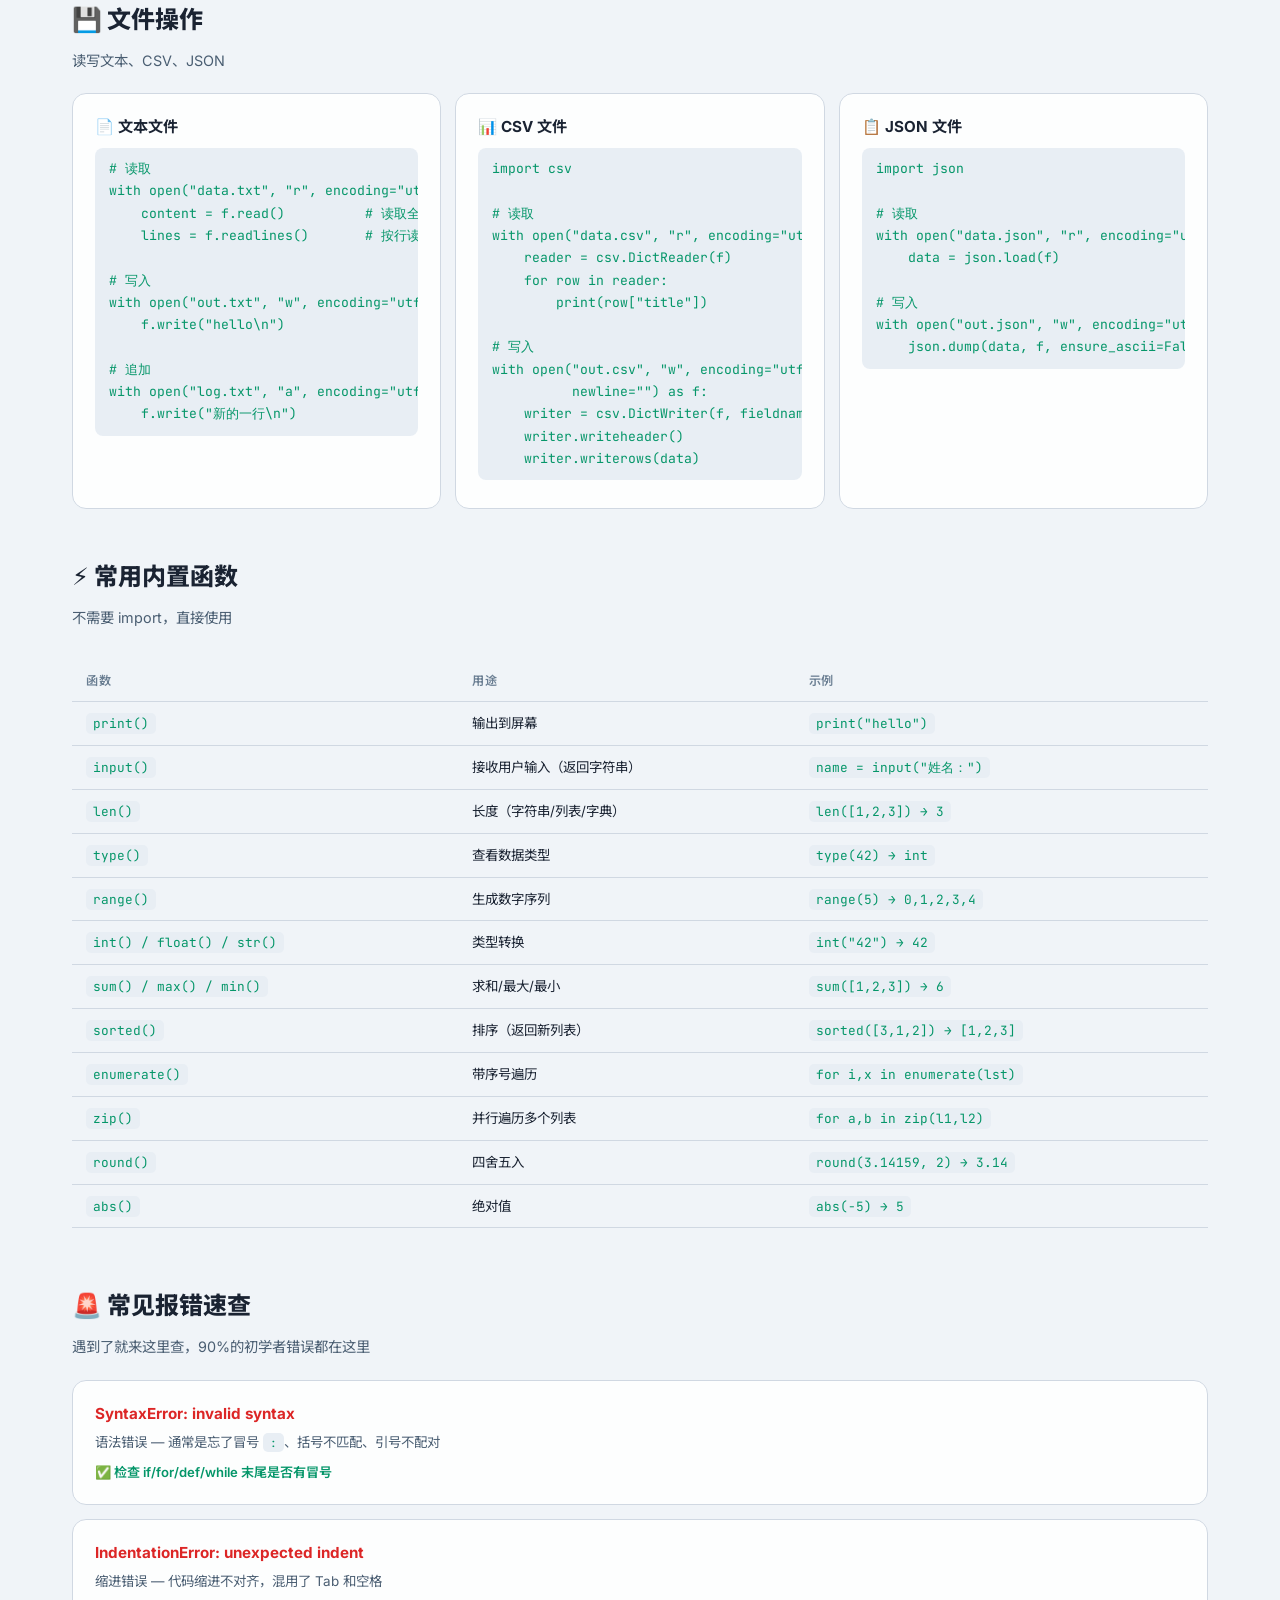
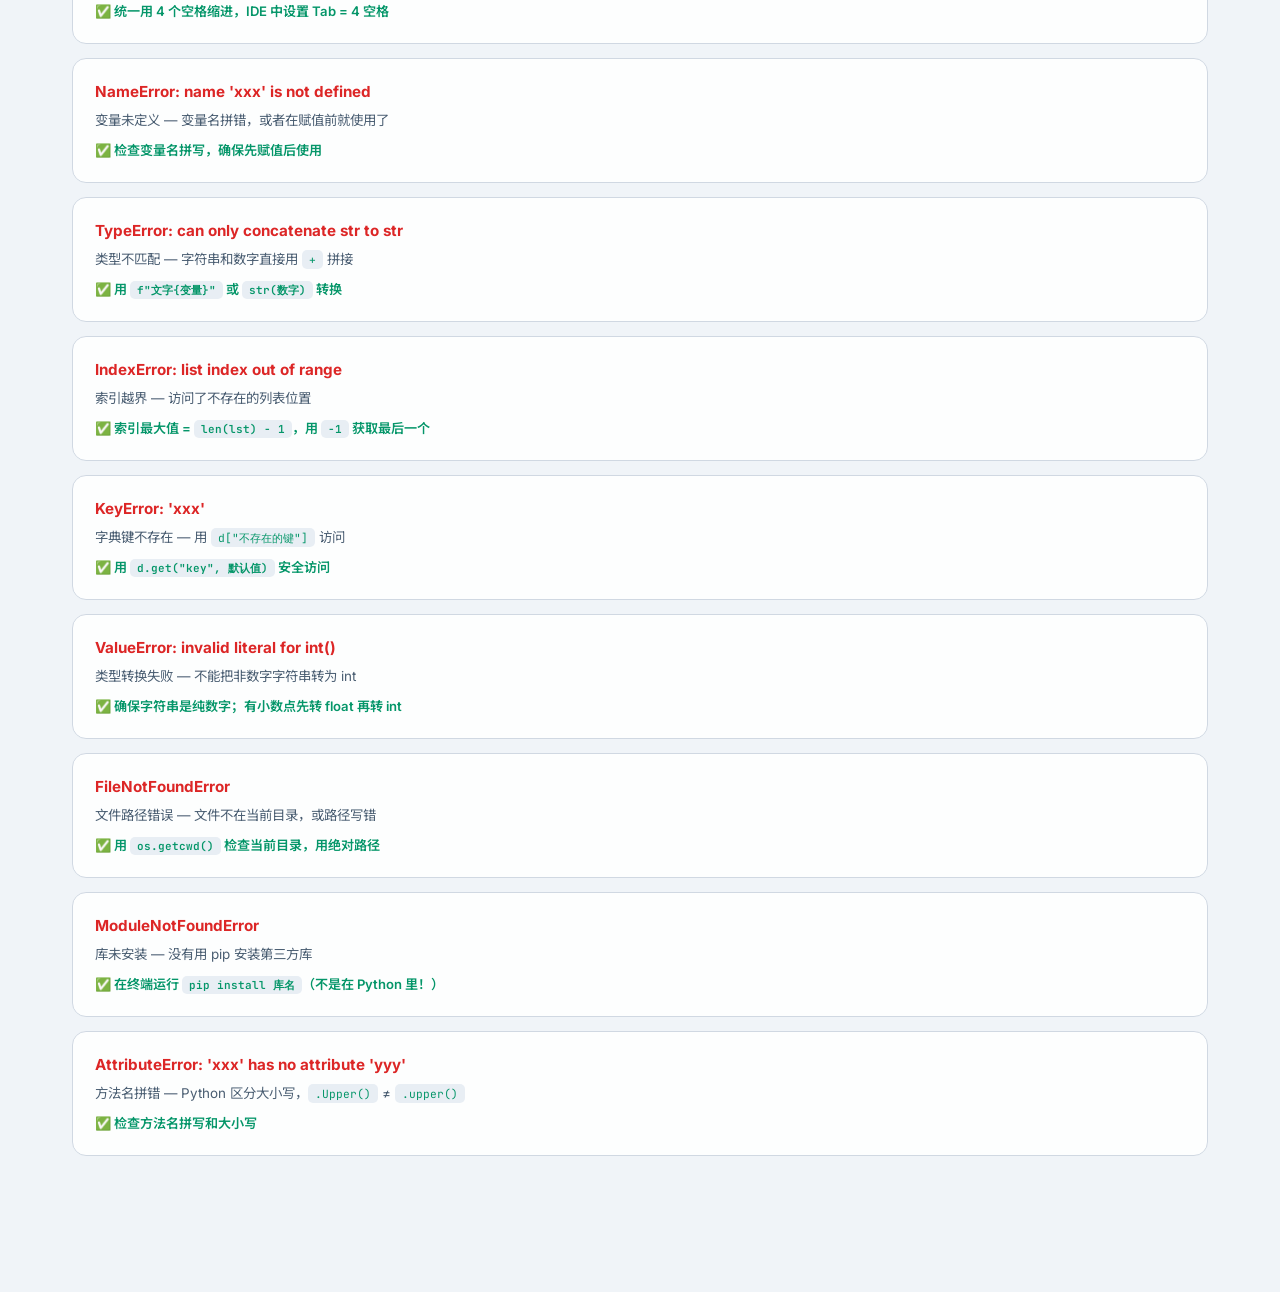
<file: python-cheatsheet.html>
<!DOCTYPE html>
<html lang="zh-CN">
<head>
  <meta charset="UTF-8">
  <meta name="viewport" content="width=device-width, initial-scale=1.0">
  <title>Python 初学者速查手册 | 汕头大学《基础编程》</title>
  <meta name="description" content="Python初学者完整速查手册：数据类型、运算符、内置函数、常见错误一网打尽">
  <link rel="preconnect" href="https://fonts.googleapis.com">
  <link rel="preconnect" href="https://fonts.gstatic.com" crossorigin>
  <link href="https://fonts.googleapis.com/css2?family=Inter:wght@300;400;500;600;700;800;900&family=Noto+Sans+SC:wght@300;400;500;700;900&family=JetBrains+Mono:wght@400;500;600&display=swap" rel="stylesheet">
  <link rel="stylesheet" href="index.css">
  <style>
    .subpage-hero { padding: 120px 20px 60px; text-align: center; }
    .subpage-hero h1 { font-size: 2.5rem; margin-bottom: 20px; }

    /* Search */
    .search-box { max-width: 500px; margin: 24px auto 0; position: relative; }
    .search-box input {
      width: 100%; padding: 14px 20px 14px 48px;
      background: var(--card-bg); border: 1px solid var(--border);
      border-radius: 14px; color: var(--text); font-size: .95rem;
      font-family: inherit; outline: none; transition: border-color .2s;
    }
    .search-box input:focus { border-color: var(--emerald); }
    .search-box::before {
      content: '🔍'; position: absolute; left: 18px; top: 50%;
      transform: translateY(-50%); font-size: 1.1rem;
    }

    /* Category tabs */
    .cat-tabs { display: flex; gap: 8px; flex-wrap: wrap; margin: 32px 0 24px; justify-content: center; }
    .cat-tab {
      padding: 8px 18px; border-radius: 10px; border: 1px solid var(--border);
      background: var(--card-bg); color: var(--text2); font-size: .85rem;
      font-weight: 600; cursor: pointer; transition: all .2s; font-family: inherit;
    }
    .cat-tab:hover, .cat-tab.active { border-color: var(--emerald); color: var(--emerald); background: rgba(16,185,129,.08); }

    /* Ref sections */
    .ref-section { margin-bottom: 48px; scroll-margin-top: 80px; }
    .ref-section-title {
      font-size: 1.5rem; font-weight: 800; color: var(--text);
      margin-bottom: 8px; display: flex; align-items: center; gap: 10px;
    }
    .ref-section-desc { font-size: .9rem; color: var(--text2); margin-bottom: 20px; }

    /* Ref cards grid */
    .ref-grid { display: grid; grid-template-columns: repeat(auto-fill, minmax(320px, 1fr)); gap: 14px; }
    .ref-card {
      background: var(--card-bg); border: 1px solid var(--border);
      border-radius: 14px; padding: 20px 22px; transition: all .3s;
      backdrop-filter: blur(6px);
    }
    .ref-card:hover { border-color: var(--border2); transform: translateY(-2px); }
    .ref-card h4 { font-size: .95rem; font-weight: 700; color: var(--text); margin-bottom: 6px; }
    .ref-card .ref-syntax {
      font-family: 'JetBrains Mono', monospace; font-size: .82rem;
      background: var(--code-bg); padding: 10px 14px; border-radius: 8px;
      color: var(--emerald); margin: 8px 0; overflow-x: auto; white-space: pre;
    }
    .ref-card .ref-desc { font-size: .82rem; color: var(--text2); line-height: 1.7; }
    .ref-card .ref-example { font-size: .78rem; color: var(--text3); margin-top: 6px; font-style: italic; }

    /* Table style for operator/type tables */
    .ref-table { width: 100%; border-collapse: collapse; margin: 10px 0; }
    .ref-table th, .ref-table td {
      padding: 10px 14px; text-align: left; border-bottom: 1px solid var(--border); font-size: .84rem;
    }
    .ref-table th { color: var(--text3); font-weight: 600; font-size: .76rem; text-transform: uppercase; letter-spacing: .5px; }
    .ref-table td { color: var(--text); }
    .ref-table code { font-size: .8rem; }
    .ref-table tbody tr:hover { background: rgba(16,185,129,.06); }

    /* Error cards */
    .error-card {
      background: var(--card-bg); border: 1px solid var(--border);
      border-radius: 14px; padding: 20px 22px; margin-bottom: 14px;
      transition: all .3s; backdrop-filter: blur(6px);
    }
    .error-card:hover { border-color: var(--border2); }
    .error-name { font-size: .95rem; font-weight: 700; color: var(--red); margin-bottom: 4px; }
    .error-cause { font-size: .84rem; color: var(--text2); margin-bottom: 8px; }
    .error-fix { font-size: .82rem; color: var(--emerald); font-weight: 600; }

    .hidden { display: none !important; }
  </style>
</head>
<body>
<!-- Animated Background -->
<div class="bg-grid" aria-hidden="true"></div>
<div class="bg-glow bg-glow-1" aria-hidden="true"></div><div class="bg-glow bg-glow-2" aria-hidden="true"></div><div class="bg-glow bg-glow-3" aria-hidden="true"></div>

<!-- Navbar -->
<nav class="navbar" id="navbar">
  <div class="nav-inner">
    <div class="nav-brand"><a href="index.html" style="text-decoration:none; color:inherit; display:flex; align-items:center; gap:8px"><div class="nav-logo">🐍</div><span>基础编程</span></a></div>
    <button class="hamburger" id="hamburger" aria-label="切换导航菜单" aria-expanded="false" aria-controls="nav-links">
      <span></span><span></span><span></span>
    </button>
    <div class="nav-links" id="nav-links">
      <a href="index.html">← 返回主页</a>
      <a href="knowledge-graph.html">知识图谱</a>
      <a href="snippet-gallery.html">代码片段</a>
      <a href="prompt-engineering.html">AI防伪指南</a>
      <a href="python-cheatsheet.html" class="active">Python速查</a>
      <button class="theme-toggle" id="themeToggle"><div class="theme-toggle-knob" id="themeIcon">🌙</div></button>
    </div>
  </div>
</nav>

<main id="main-content">
  <section class="subpage-hero">
    <div class="container">
      <div class="section-label">📖 Cheat Sheet</div>
      <h1>Python 初学者 <span class="accent">速查手册</span></h1>
      <p class="subtitle" style="max-width: 650px; margin: 0 auto;">覆盖本课程全部 Python 核心语法。搜索关键词，快速定位你需要的知识点。</p>
      <div class="search-box">
        <input type="text" id="searchInput" placeholder="搜索：print、列表、for循环、报错..." autocomplete="off">
      </div>
      <div class="cat-tabs" id="catTabs">
        <button class="cat-tab active" data-cat="all">全部</button>
        <button class="cat-tab" data-cat="types">数据类型</button>
        <button class="cat-tab" data-cat="operators">运算符</button>
        <button class="cat-tab" data-cat="strings">字符串</button>
        <button class="cat-tab" data-cat="lists">列表</button>
        <button class="cat-tab" data-cat="dicts">字典</button>
        <button class="cat-tab" data-cat="control">流程控制</button>
        <button class="cat-tab" data-cat="functions">函数</button>
        <button class="cat-tab" data-cat="files">文件操作</button>
        <button class="cat-tab" data-cat="builtins">内置函数</button>
        <button class="cat-tab" data-cat="errors">常见报错</button>
      </div>
    </div>
  </section>

  <section class="container" style="padding-top: 0; padding-bottom: 24px;">
    <div class="media-grid">
      <article class="media-card">
        <div class="media-frame">
          <img src="assets/subpages/python-datatypes.png" alt="Python 数据类型一览图" loading="lazy">
        </div>
        <div class="media-body">
          <h3>数据类型一页看懂</h3>
          <p>整数、浮点数、字符串、列表、字典这些基础概念，先有图像记忆，再回到下面逐条查语法。</p>
          <span class="media-tag">Types</span>
        </div>
      </article>

      <article class="media-card">
        <div class="media-frame">
          <img src="assets/subpages/python-slicing.png" alt="字符串切片操作示意图" loading="lazy">
        </div>
        <div class="media-body">
          <h3>切片规则可视化</h3>
          <p>用正负索引和 <code>start:end:step</code> 的图示帮助初学者理解为什么 <code>s[:2]</code>、<code>s[-2:]</code> 这样写。</p>
          <span class="media-tag">Slicing</span>
        </div>
      </article>

      <article class="media-card">
        <div class="media-frame">
          <img src="assets/subpages/python-regex.png" alt="正则表达式速查图" loading="lazy">
        </div>
        <div class="media-body">
          <h3>文本处理快速入口</h3>
          <p>正则表达式是新闻文本清洗最常见的工具之一，配一张速查图能让学生更快进入状态。</p>
          <span class="media-tag">Regex</span>
        </div>
      </article>
    </div>
  </section>

  <section class="container" style="padding-top: 0;">

    <!-- ========== 数据类型 ========== -->
    <div class="ref-section" data-cat="types" id="sec-types">
      <h2 class="ref-section-title">📦 数据类型</h2>
      <p class="ref-section-desc">Python 中最常用的 6 种数据类型</p>
      <div class="table-wrap">
      <table class="ref-table">
        <thead><tr><th>类型</th><th>名称</th><th>示例</th><th>说明</th></tr></thead>
        <tbody>
          <tr><td><code>int</code></td><td>整数</td><td><code>42</code>, <code>-7</code>, <code>0</code></td><td>没有小数点的数字</td></tr>
          <tr><td><code>float</code></td><td>浮点数</td><td><code>3.14</code>, <code>-0.5</code></td><td>有小数点的数字</td></tr>
          <tr><td><code>str</code></td><td>字符串</td><td><code>"hello"</code>, <code>'你好'</code></td><td>文本数据，用引号包围</td></tr>
          <tr><td><code>bool</code></td><td>布尔值</td><td><code>True</code>, <code>False</code></td><td>真/假，用于条件判断</td></tr>
          <tr><td><code>list</code></td><td>列表</td><td><code>[1, 2, 3]</code></td><td>有序、可变的数据集合</td></tr>
          <tr><td><code>dict</code></td><td>字典</td><td><code>{"k": "v"}</code></td><td>键值对的数据集合</td></tr>
        </tbody>
      </table>
      </div>
      <div class="ref-grid" style="margin-top: 16px;">
        <div class="ref-card">
          <h4>🔄 类型转换</h4>
          <div class="ref-syntax">int("42")    → 42
float("3.14") → 3.14
str(100)     → "100"
bool(0)      → False
list("abc")  → ['a','b','c']</div>
          <div class="ref-desc">⚠️ <code>int("3.14")</code> 会报错！需要先 <code>int(float("3.14"))</code></div>
        </div>
        <div class="ref-card">
          <h4>🔍 类型检查</h4>
          <div class="ref-syntax">type(42)        → &lt;class 'int'&gt;
type("hello")   → &lt;class 'str'&gt;
isinstance(42, int) → True</div>
          <div class="ref-desc">用 <code>type()</code> 查看变量类型，<code>isinstance()</code> 判断类型</div>
        </div>
      </div>
    </div>

    <!-- ========== 运算符 ========== -->
    <div class="ref-section" data-cat="operators" id="sec-operators">
      <h2 class="ref-section-title">➕ 运算符</h2>
      <p class="ref-section-desc">算术、比较、逻辑和成员运算符</p>
      <div class="table-wrap">
      <table class="ref-table">
        <thead><tr><th>运算符</th><th>含义</th><th>示例</th><th>结果</th></tr></thead>
        <tbody>
          <tr><td><code>+</code></td><td>加法</td><td><code>10 + 3</code></td><td><code>13</code></td></tr>
          <tr><td><code>-</code></td><td>减法</td><td><code>10 - 3</code></td><td><code>7</code></td></tr>
          <tr><td><code>*</code></td><td>乘法</td><td><code>10 * 3</code></td><td><code>30</code></td></tr>
          <tr><td><code>/</code></td><td>除法</td><td><code>10 / 3</code></td><td><code>3.333...</code></td></tr>
          <tr><td><code>//</code></td><td>整除</td><td><code>10 // 3</code></td><td><code>3</code></td></tr>
          <tr><td><code>%</code></td><td>取余</td><td><code>10 % 3</code></td><td><code>1</code></td></tr>
          <tr><td><code>**</code></td><td>幂运算</td><td><code>2 ** 3</code></td><td><code>8</code></td></tr>
        </tbody>
      </table>
      </div>
      <div class="table-wrap" style="margin-top: 20px;">
      <table class="ref-table">
        <thead><tr><th>比较运算符</th><th>含义</th><th>逻辑运算符</th><th>含义</th></tr></thead>
        <tbody>
          <tr><td><code>==</code></td><td>等于</td><td><code>and</code></td><td>两个都为True</td></tr>
          <tr><td><code>!=</code></td><td>不等于</td><td><code>or</code></td><td>至少一个为True</td></tr>
          <tr><td><code>&gt;</code> / <code>&lt;</code></td><td>大于 / 小于</td><td><code>not</code></td><td>取反</td></tr>
          <tr><td><code>&gt;=</code> / <code>&lt;=</code></td><td>大于等于 / 小于等于</td><td><code>in</code></td><td>成员运算（判断是否在列表/字符串中）</td></tr>
        </tbody>
      </table>
      </div>
    </div>

    <!-- ========== 字符串 ========== -->
    <div class="ref-section" data-cat="strings" id="sec-strings">
      <h2 class="ref-section-title">✂️ 字符串</h2>
      <p class="ref-section-desc">文本处理是新闻传播专业的核心技能</p>
      <div class="ref-grid">
        <div class="ref-card">
          <h4>📐 创建与索引</h4>
          <div class="ref-syntax">s = "Hello Python"
s[0]      → 'H'      # 第1个字符
s[-1]     → 'n'      # 最后一个
s[0:5]    → 'Hello'  # 切片
s[6:]     → 'Python' # 第7个到末尾
len(s)    → 12       # 长度</div>
        </div>
        <div class="ref-card">
          <h4>🔧 常用方法</h4>
          <div class="ref-syntax">s.upper()         → "HELLO PYTHON"
s.lower()         → "hello python"
s.strip()         → 去除首尾空格
s.split(",")      → 按逗号分割为列表
",".join(list)    → 列表合并为字符串
s.replace("a","b")→ 替换
s.find("Py")      → 6 (返回位置)
s.count("l")      → 2 (统计次数)</div>
        </div>
        <div class="ref-card">
          <h4>💬 f-string 格式化（推荐！）</h4>
          <div class="ref-syntax">name = "张三"
age = 20
f"我叫{name}，今年{age}岁"

# 数字格式化
f"{3.14159:.2f}"  → "3.14"
f"{156789:,}"     → "156,789"
f"{0.052:.1%}"    → "5.2%"</div>
        </div>
      </div>
    </div>

    <!-- ========== 列表 ========== -->
    <div class="ref-section" data-cat="lists" id="sec-lists">
      <h2 class="ref-section-title">📋 列表</h2>
      <p class="ref-section-desc">有序、可变的数据容器</p>
      <div class="ref-grid">
        <div class="ref-card">
          <h4>➕ 增</h4>
          <div class="ref-syntax">lst.append(x)     # 末尾添加
lst.insert(i, x)  # 指定位置插入
lst.extend([a,b]) # 批量添加</div>
        </div>
        <div class="ref-card">
          <h4>➖ 删</h4>
          <div class="ref-syntax">lst.remove(x)     # 按值删除
lst.pop(i)        # 按索引删除(返回值)
lst.pop()         # 删除最后一个
del lst[i]        # 按索引删除</div>
        </div>
        <div class="ref-card">
          <h4>🔍 查</h4>
          <div class="ref-syntax">x in lst          # 是否存在 → True/False
lst.index(x)      # 查找索引
lst.count(x)      # 统计次数
len(lst)          # 长度</div>
        </div>
        <div class="ref-card">
          <h4>📊 排序与统计</h4>
          <div class="ref-syntax">lst.sort()                # 原地升序排序
lst.sort(reverse=True)    # 原地降序
sorted(lst)               # 返回新列表
lst.sort(key=len)         # 按长度排序
sum(lst) / max(lst) / min(lst)</div>
        </div>
        <div class="ref-card">
          <h4>✨ 列表推导式</h4>
          <div class="ref-syntax"># 基础
[x*2 for x in range(5)]
→ [0, 2, 4, 6, 8]

# 带条件
[x for x in lst if x > 10]

# 字符串处理
[t.strip() for t in titles]</div>
        </div>
        <div class="ref-card">
          <h4>⚠️ 常见陷阱</h4>
          <div class="ref-syntax"># sort() 返回 None！
wrong = [3,1,2].sort()  # None!
# 正确：先.sort()再用, 或用 sorted()

# 索引从0开始，最大是 len-1
# lst[len(lst)] → IndexError!</div>
        </div>
      </div>
    </div>

    <!-- ========== 字典 ========== -->
    <div class="ref-section" data-cat="dicts" id="sec-dicts">
      <h2 class="ref-section-title">📖 字典</h2>
      <p class="ref-section-desc">键值对结构，存储结构化数据</p>
      <div class="ref-grid">
        <div class="ref-card">
          <h4>📝 基本操作</h4>
          <div class="ref-syntax">d = {"name": "张三", "age": 20}
d["name"]           → "张三"
d.get("job", "无")  → "无" (安全)
d["email"] = "..."  # 添加/修改
del d["age"]        # 删除
d.pop("age", None)  # 安全删除</div>
        </div>
        <div class="ref-card">
          <h4>🔄 遍历</h4>
          <div class="ref-syntax">for k in d.keys():     # 遍历键
for v in d.values():   # 遍历值
for k,v in d.items():  # 键值对(最常用)
"name" in d            # 判断键是否存在</div>
        </div>
        <div class="ref-card">
          <h4>📊 统计计数模式</h4>
          <div class="ref-syntax"># 统计词频/分类计数
counts = {}
for item in data:
    key = item["category"]
    counts[key] = counts.get(key,0) + 1</div>
        </div>
      </div>
    </div>

    <!-- ========== 流程控制 ========== -->
    <div class="ref-section" data-cat="control" id="sec-control">
      <h2 class="ref-section-title">🔀 流程控制</h2>
      <p class="ref-section-desc">条件判断、循环、跳转</p>
      <div class="ref-grid">
        <div class="ref-card">
          <h4>🔀 if 条件判断</h4>
          <div class="ref-syntax">if x > 90:
    print("优秀")
elif x > 60:
    print("及格")
else:
    print("不及格")

# 三元表达式
result = "热门" if views>10000 else "普通"</div>
        </div>
        <div class="ref-card">
          <h4>🔄 for 循环</h4>
          <div class="ref-syntax">for item in my_list:
    print(item)

for i in range(5):      # 0,1,2,3,4
for i in range(1, 11):  # 1到10
for i in range(0,10,2): # 偶数

for i, item in enumerate(lst, 1):
    print(f"{i}. {item}")</div>
        </div>
        <div class="ref-card">
          <h4>♻️ while 循环</h4>
          <div class="ref-syntax">count = 5
while count > 0:
    print(count)
    count -= 1    # 别忘了！

# break：跳出循环
# continue：跳过本次
# ⚠️ 忘记更新变量 → 无限循环！</div>
        </div>
      </div>
    </div>

    <!-- ========== 函数 ========== -->
    <div class="ref-section" data-cat="functions" id="sec-functions">
      <h2 class="ref-section-title">🧩 函数</h2>
      <p class="ref-section-desc">封装可复用的代码块</p>
      <div class="ref-grid">
        <div class="ref-card">
          <h4>📐 定义与调用</h4>
          <div class="ref-syntax">def greet(name):
    """函数文档字符串"""
    return f"你好，{name}！"

result = greet("张三")
print(result)  → "你好，张三！"</div>
        </div>
        <div class="ref-card">
          <h4>📋 参数类型</h4>
          <div class="ref-syntax"># 位置参数
def add(a, b): return a + b

# 默认参数
def greet(name, greeting="你好"):
    return f"{greeting}，{name}"

# 多返回值
def stats(lst):
    return min(lst), max(lst), sum(lst)/len(lst)</div>
        </div>
        <div class="ref-card">
          <h4>λ lambda 匿名函数</h4>
          <div class="ref-syntax"># 简短的一行函数
square = lambda x: x ** 2
square(5)  → 25

# 常用于排序
sorted(lst, key=lambda n: n["views"])</div>
        </div>
      </div>
    </div>

    <!-- ========== 文件操作 ========== -->
    <div class="ref-section" data-cat="files" id="sec-files">
      <h2 class="ref-section-title">💾 文件操作</h2>
      <p class="ref-section-desc">读写文本、CSV、JSON</p>
      <div class="ref-grid">
        <div class="ref-card">
          <h4>📄 文本文件</h4>
          <div class="ref-syntax"># 读取
with open("data.txt", "r", encoding="utf-8") as f:
    content = f.read()          # 读取全部
    lines = f.readlines()       # 按行读取

# 写入
with open("out.txt", "w", encoding="utf-8") as f:
    f.write("hello\n")

# 追加
with open("log.txt", "a", encoding="utf-8") as f:
    f.write("新的一行\n")</div>
        </div>
        <div class="ref-card">
          <h4>📊 CSV 文件</h4>
          <div class="ref-syntax">import csv

# 读取
with open("data.csv", "r", encoding="utf-8") as f:
    reader = csv.DictReader(f)
    for row in reader:
        print(row["title"])

# 写入
with open("out.csv", "w", encoding="utf-8-sig",
          newline="") as f:
    writer = csv.DictWriter(f, fieldnames=["title","views"])
    writer.writeheader()
    writer.writerows(data)</div>
        </div>
        <div class="ref-card">
          <h4>📋 JSON 文件</h4>
          <div class="ref-syntax">import json

# 读取
with open("data.json", "r", encoding="utf-8") as f:
    data = json.load(f)

# 写入
with open("out.json", "w", encoding="utf-8") as f:
    json.dump(data, f, ensure_ascii=False, indent=2)</div>
        </div>
      </div>
    </div>

    <!-- ========== 内置函数 ========== -->
    <div class="ref-section" data-cat="builtins" id="sec-builtins">
      <h2 class="ref-section-title">⚡ 常用内置函数</h2>
      <p class="ref-section-desc">不需要 import，直接使用</p>
      <div class="table-wrap">
      <table class="ref-table">
        <thead><tr><th>函数</th><th>用途</th><th>示例</th></tr></thead>
        <tbody>
          <tr><td><code>print()</code></td><td>输出到屏幕</td><td><code>print("hello")</code></td></tr>
          <tr><td><code>input()</code></td><td>接收用户输入（返回字符串）</td><td><code>name = input("姓名：")</code></td></tr>
          <tr><td><code>len()</code></td><td>长度（字符串/列表/字典）</td><td><code>len([1,2,3]) → 3</code></td></tr>
          <tr><td><code>type()</code></td><td>查看数据类型</td><td><code>type(42) → int</code></td></tr>
          <tr><td><code>range()</code></td><td>生成数字序列</td><td><code>range(5) → 0,1,2,3,4</code></td></tr>
          <tr><td><code>int() / float() / str()</code></td><td>类型转换</td><td><code>int("42") → 42</code></td></tr>
          <tr><td><code>sum() / max() / min()</code></td><td>求和/最大/最小</td><td><code>sum([1,2,3]) → 6</code></td></tr>
          <tr><td><code>sorted()</code></td><td>排序（返回新列表）</td><td><code>sorted([3,1,2]) → [1,2,3]</code></td></tr>
          <tr><td><code>enumerate()</code></td><td>带序号遍历</td><td><code>for i,x in enumerate(lst)</code></td></tr>
          <tr><td><code>zip()</code></td><td>并行遍历多个列表</td><td><code>for a,b in zip(l1,l2)</code></td></tr>
          <tr><td><code>round()</code></td><td>四舍五入</td><td><code>round(3.14159, 2) → 3.14</code></td></tr>
          <tr><td><code>abs()</code></td><td>绝对值</td><td><code>abs(-5) → 5</code></td></tr>
        </tbody>
      </table>
      </div>
    </div>

    <!-- ========== 常见报错 ========== -->
    <div class="ref-section" data-cat="errors" id="sec-errors">
      <h2 class="ref-section-title">🚨 常见报错速查</h2>
      <p class="ref-section-desc">遇到了就来这里查，90%的初学者错误都在这里</p>

      <div class="error-card"><div class="error-name">SyntaxError: invalid syntax</div><div class="error-cause">语法错误 — 通常是忘了冒号 <code>:</code>、括号不匹配、引号不配对</div><div class="error-fix">✅ 检查 if/for/def/while 末尾是否有冒号</div></div>

      <div class="error-card"><div class="error-name">IndentationError: unexpected indent</div><div class="error-cause">缩进错误 — 代码缩进不对齐，混用了 Tab 和空格</div><div class="error-fix">✅ 统一用 4 个空格缩进，IDE 中设置 Tab = 4 空格</div></div>

      <div class="error-card"><div class="error-name">NameError: name 'xxx' is not defined</div><div class="error-cause">变量未定义 — 变量名拼错，或者在赋值前就使用了</div><div class="error-fix">✅ 检查变量名拼写，确保先赋值后使用</div></div>

      <div class="error-card"><div class="error-name">TypeError: can only concatenate str to str</div><div class="error-cause">类型不匹配 — 字符串和数字直接用 <code>+</code> 拼接</div><div class="error-fix">✅ 用 <code>f"文字{变量}"</code> 或 <code>str(数字)</code> 转换</div></div>

      <div class="error-card"><div class="error-name">IndexError: list index out of range</div><div class="error-cause">索引越界 — 访问了不存在的列表位置</div><div class="error-fix">✅ 索引最大值 = <code>len(lst) - 1</code>，用 <code>-1</code> 获取最后一个</div></div>

      <div class="error-card"><div class="error-name">KeyError: 'xxx'</div><div class="error-cause">字典键不存在 — 用 <code>d["不存在的键"]</code> 访问</div><div class="error-fix">✅ 用 <code>d.get("key", 默认值)</code> 安全访问</div></div>

      <div class="error-card"><div class="error-name">ValueError: invalid literal for int()</div><div class="error-cause">类型转换失败 — 不能把非数字字符串转为 int</div><div class="error-fix">✅ 确保字符串是纯数字；有小数点先转 float 再转 int</div></div>

      <div class="error-card"><div class="error-name">FileNotFoundError</div><div class="error-cause">文件路径错误 — 文件不在当前目录，或路径写错</div><div class="error-fix">✅ 用 <code>os.getcwd()</code> 检查当前目录，用绝对路径</div></div>

      <div class="error-card"><div class="error-name">ModuleNotFoundError</div><div class="error-cause">库未安装 — 没有用 pip 安装第三方库</div><div class="error-fix">✅ 在终端运行 <code>pip install 库名</code>（不是在 Python 里！）</div></div>

      <div class="error-card"><div class="error-name">AttributeError: 'xxx' has no attribute 'yyy'</div><div class="error-cause">方法名拼错 — Python 区分大小写，<code>.Upper()</code> ≠ <code>.upper()</code></div><div class="error-fix">✅ 检查方法名拼写和大小写</div></div>
    </div>

  </section>
</main>

<script>
  // Theme toggle
  const themeToggle = document.getElementById("themeToggle");
  const themeIcon = document.getElementById("themeIcon");
  function applyTheme(isLight) {
    document.documentElement.setAttribute('data-theme', isLight ? 'light' : 'dark');
    themeIcon.textContent = isLight ? '☀️' : '🌙';
  }
  const savedTheme = localStorage.getItem('bp-theme');
  let isLightMode = savedTheme === 'light';
  applyTheme(isLightMode);
  themeToggle.addEventListener('click', () => {
    isLightMode = !isLightMode;
    applyTheme(isLightMode);
    localStorage.setItem('bp-theme', isLightMode ? 'light' : 'dark');
  });

  // Category filtering
  const catTabs = document.querySelectorAll('.cat-tab');
  const refSections = document.querySelectorAll('.ref-section');

  catTabs.forEach(tab => {
    tab.addEventListener('click', () => {
      catTabs.forEach(t => t.classList.remove('active'));
      tab.classList.add('active');
      const cat = tab.dataset.cat;
      refSections.forEach(sec => {
        sec.classList.toggle('hidden', cat !== 'all' && sec.dataset.cat !== cat);
      });
    });
  });

  // Search functionality
  const searchInput = document.getElementById('searchInput');
  searchInput.addEventListener('input', () => {
    const query = searchInput.value.toLowerCase().trim();
    // Reset category tabs
    catTabs.forEach(t => t.classList.remove('active'));
    document.querySelector('[data-cat="all"]').classList.add('active');

    if (!query) {
      refSections.forEach(sec => sec.classList.remove('hidden'));
      return;
    }

    refSections.forEach(sec => {
      const text = sec.textContent.toLowerCase();
      sec.classList.toggle('hidden', !text.includes(query));
    });
  });

  // Navbar scroll effect
  window.addEventListener('scroll', () => {
    document.getElementById('navbar').classList.toggle('scrolled', window.scrollY > 10);
  });
</script>

<!-- 51.la Analytics -->
<script charset="UTF-8" id="LA_COLLECT" src="//sdk.51.la/js-sdk-pro.min.js"></script>
<script>LA.init({id:"3PvxZ0x46g8M8f5V",ck:"3PvxZ0x46g8M8f5V",autoTrack:true,hashMode:true})</script>
  <script src="nav.js"></script>
</body>
</html>
</file>
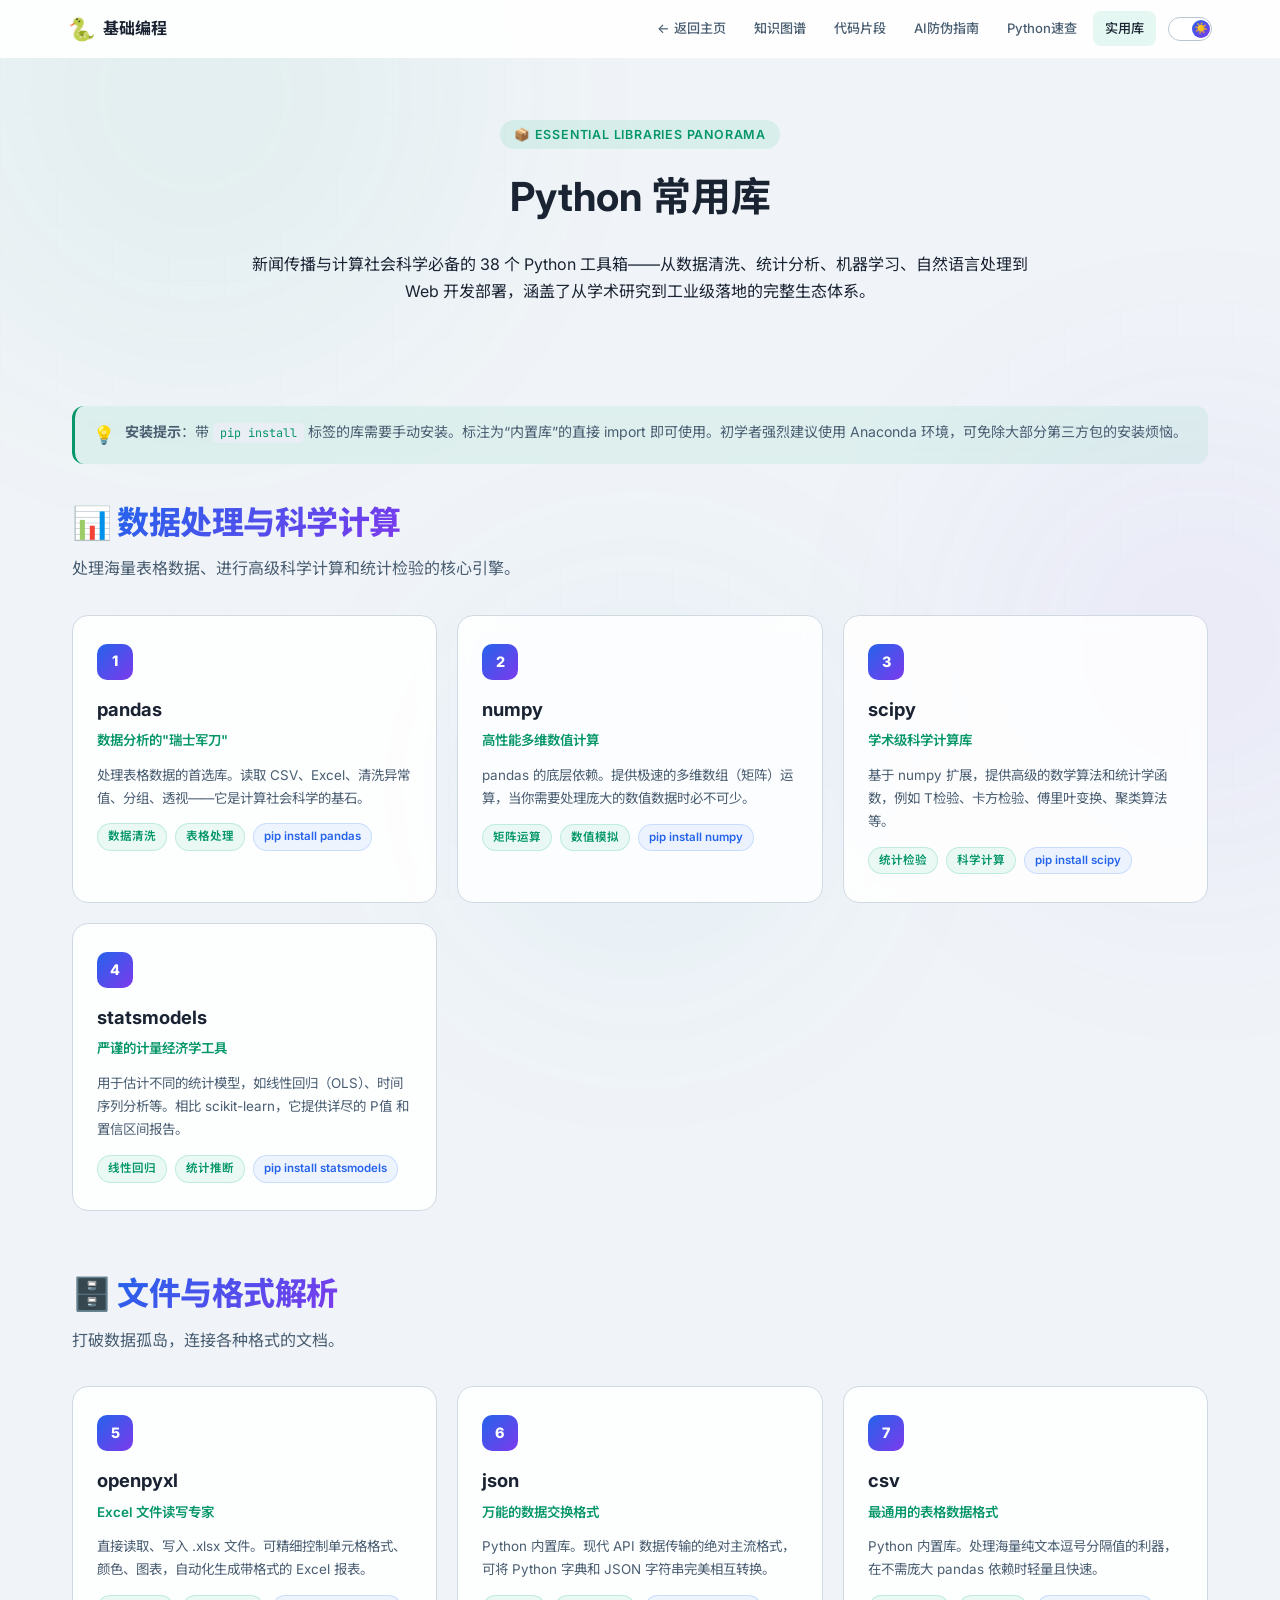
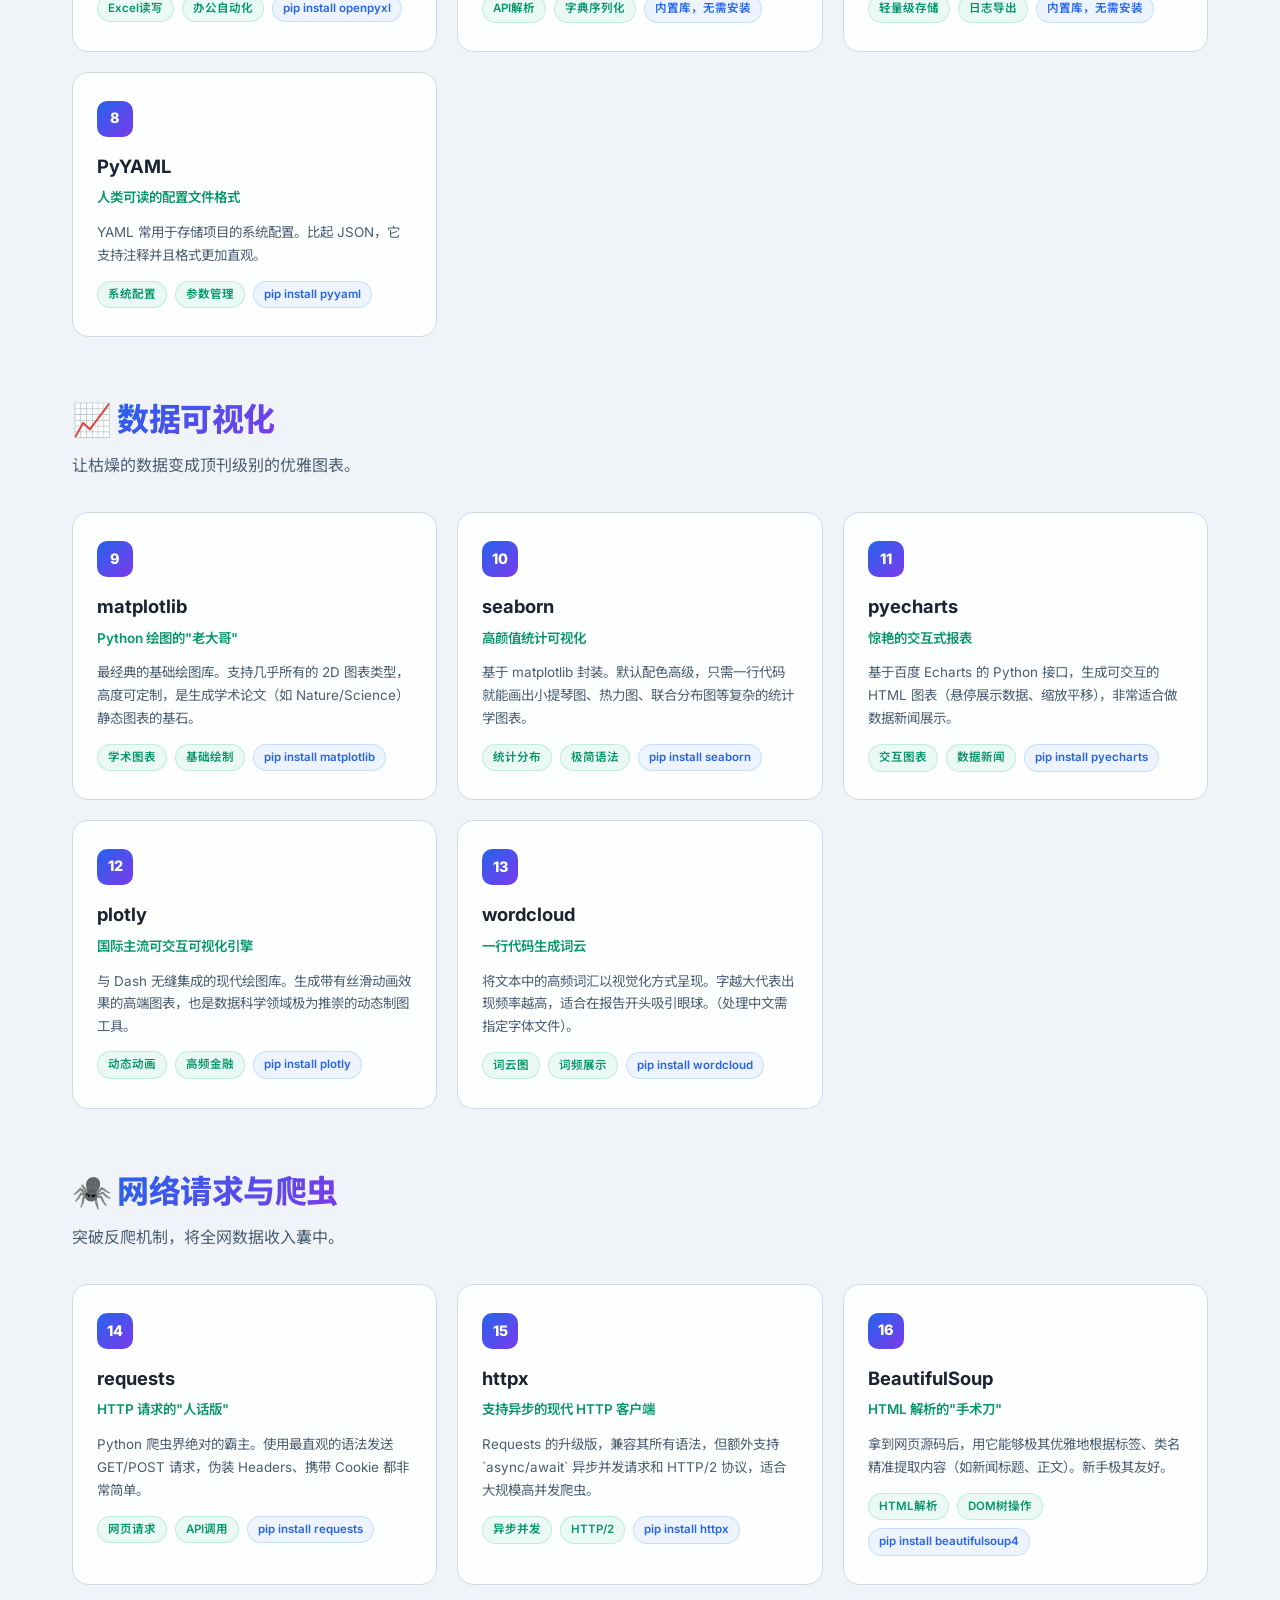
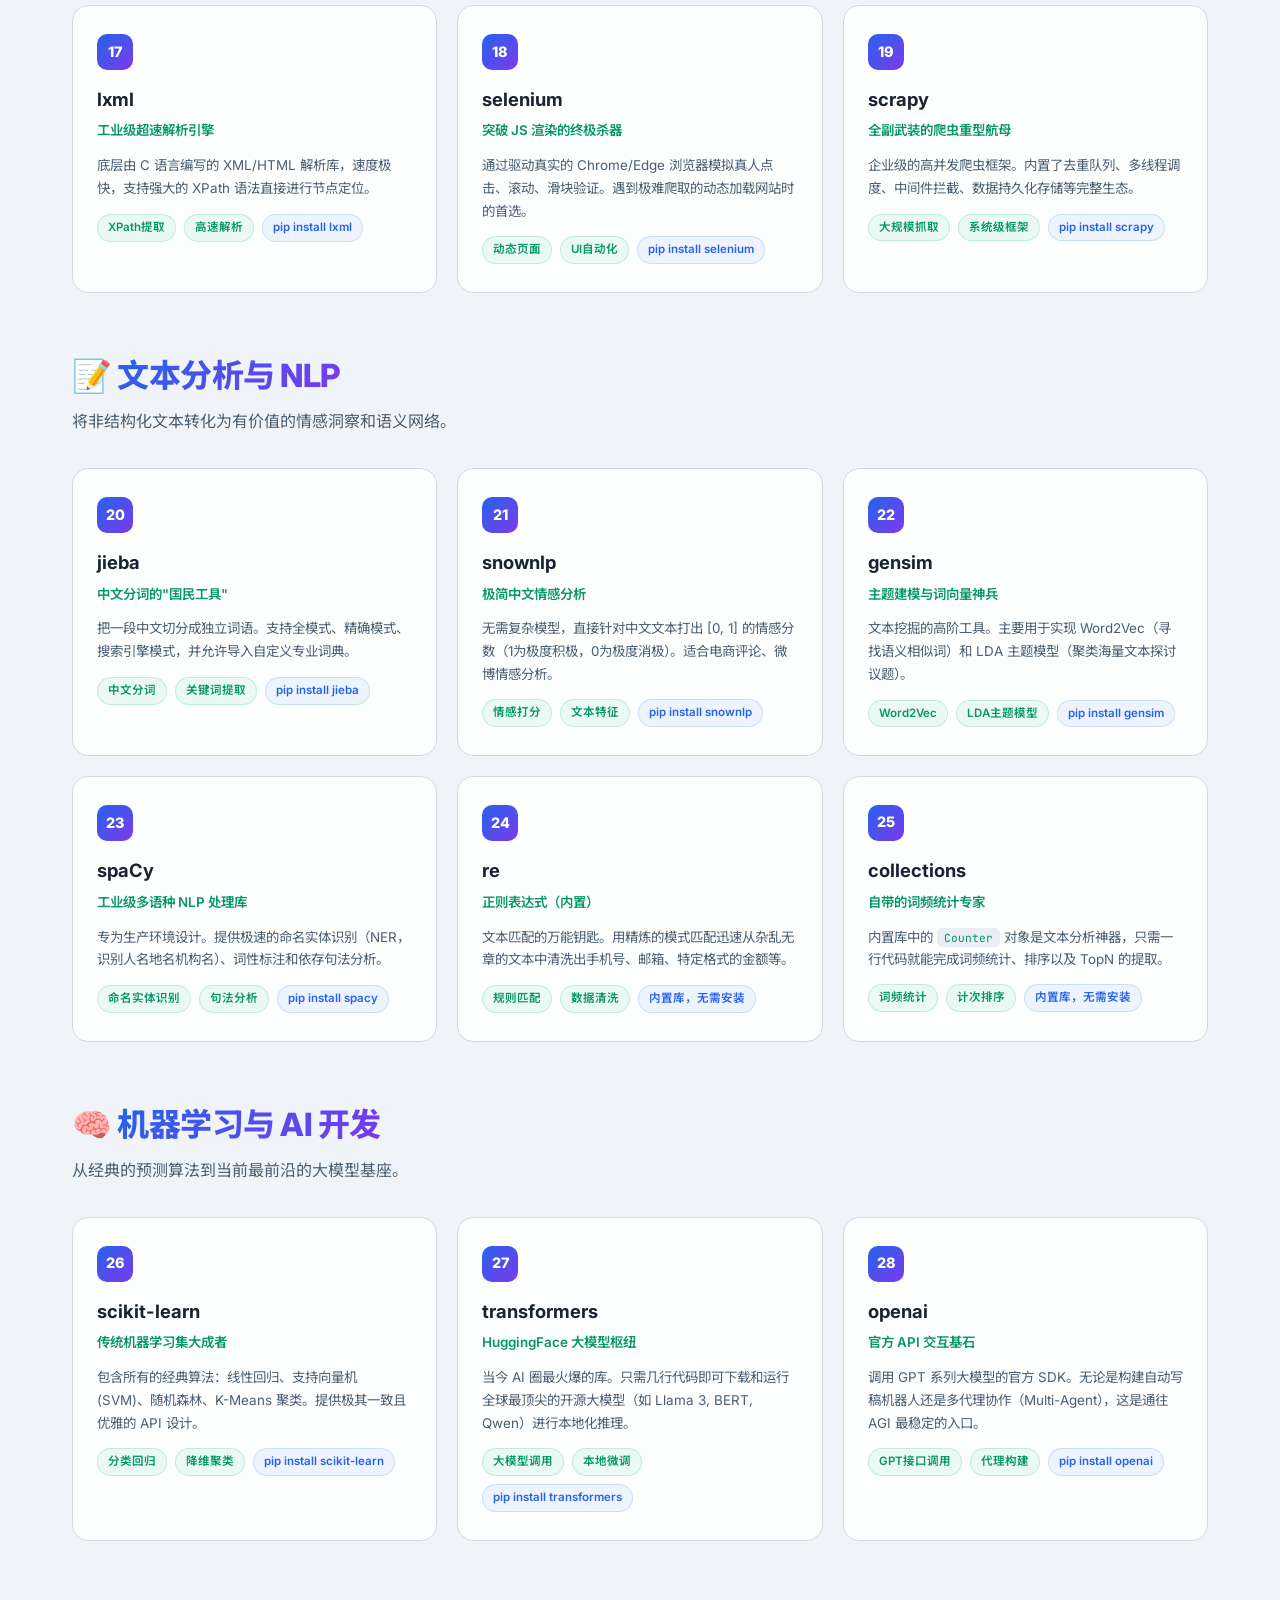
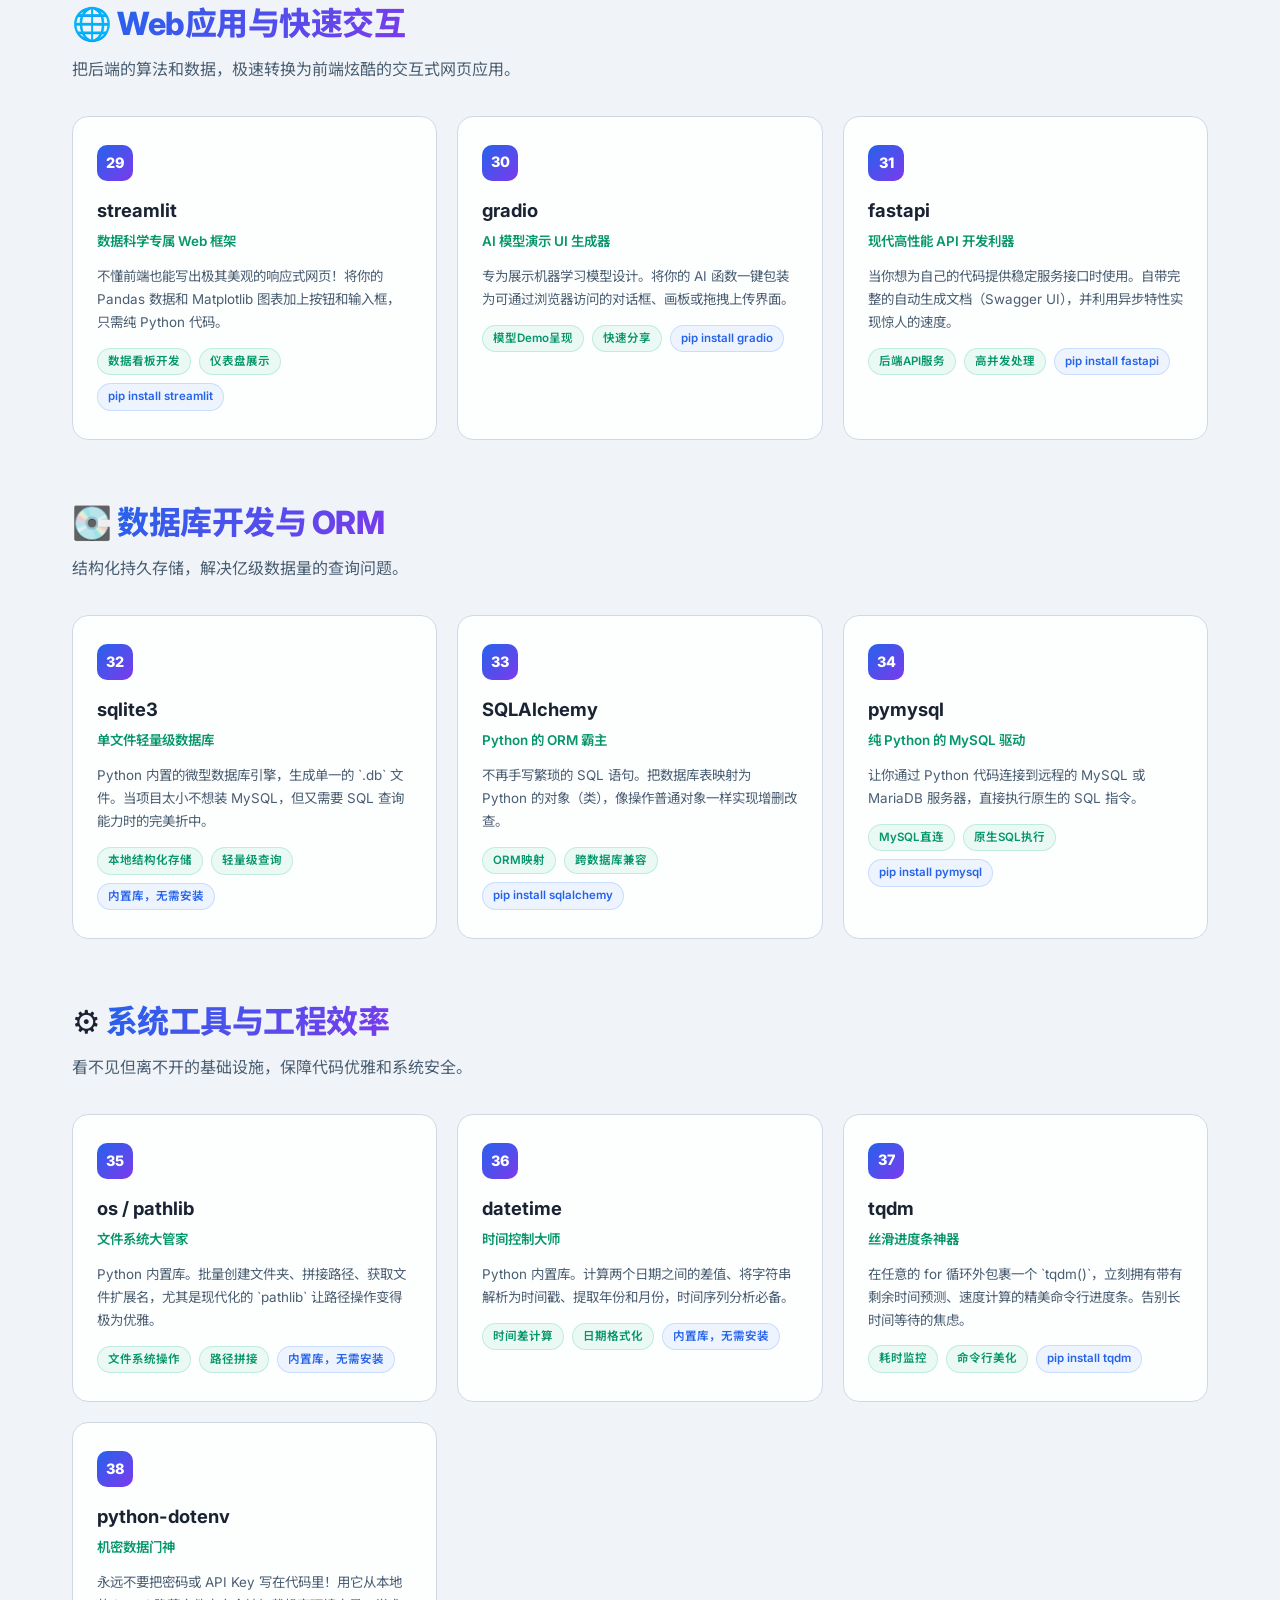
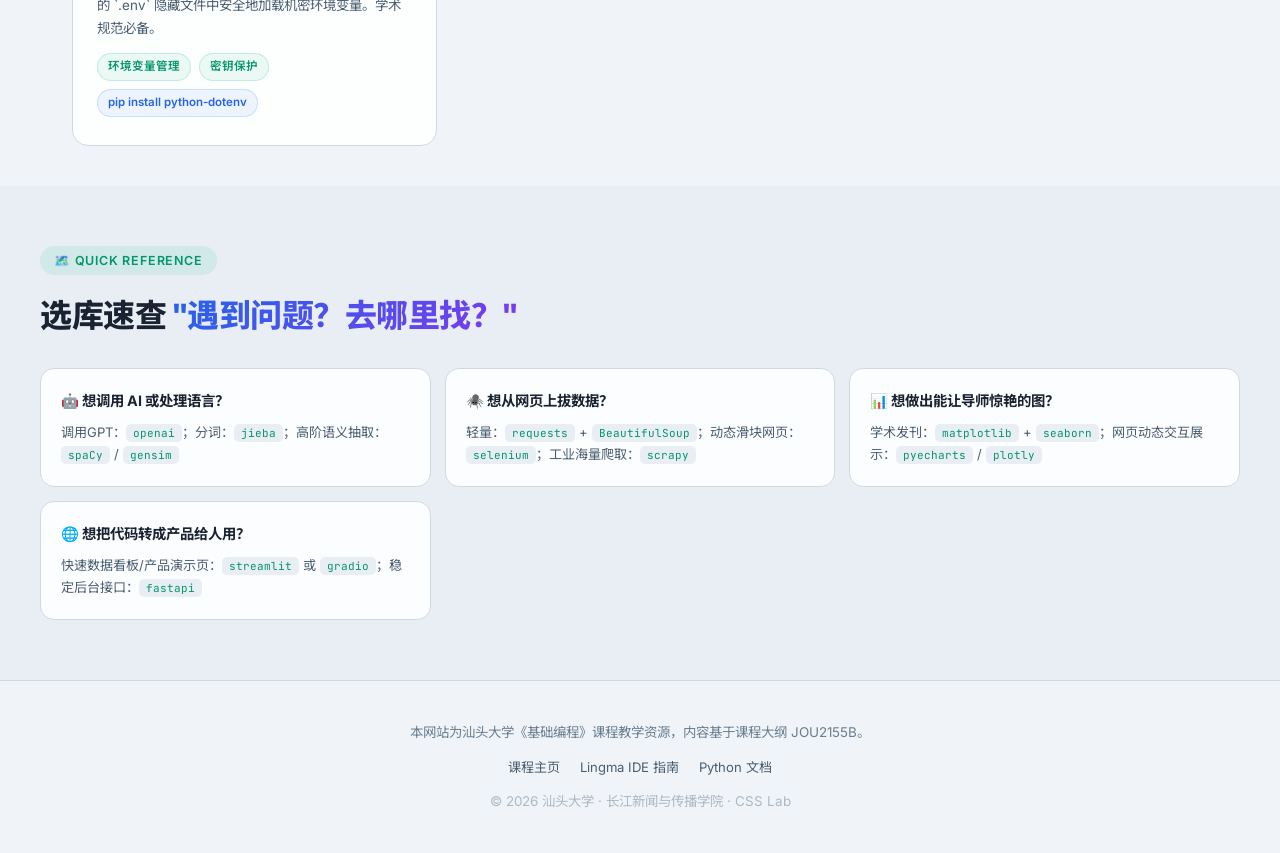
<file: python-essential-libs.html>
<!DOCTYPE html>
<html lang="zh-CN">
<head>
  <meta charset="UTF-8">
  <meta name="viewport" content="width=device-width, initial-scale=1.0">
  <title>Python常用实用库全景图 | 汕头大学《基础编程》</title>
  <meta name="description" content="新闻传播与计算社会科学专业必备的 36+ Python实用库全景图：数据处理、可视化、爬虫、NLP、机器学习、Web开发">
  <link rel="preconnect" href="https://fonts.googleapis.com">
  <link rel="preconnect" href="https://fonts.gstatic.com" crossorigin>
  <link href="https://fonts.googleapis.com/css2?family=Inter:wght@300;400;500;600;700;800;900&family=Noto+Sans+SC:wght@300;400;500;700;900&family=JetBrains+Mono:wght@400;500;600&display=swap" rel="stylesheet">
  <link rel="stylesheet" href="index.css">
  <style>
    .subpage-hero{padding:120px 20px 60px;text-align:center}
    .subpage-hero h1{font-size:2.5rem;margin-bottom:20px}
    .lib-grid{display:grid;grid-template-columns:repeat(auto-fill,minmax(360px,1fr));gap:20px;margin-top:32px}
    .lib-card{background:var(--card-bg);border:1px solid var(--border);border-radius:16px;padding:28px 24px;backdrop-filter:blur(8px);transition:all .3s}
    .lib-card:hover{border-color:var(--border2);transform:translateY(-3px);box-shadow:var(--card-shadow)}
    .lib-num{display:inline-flex;align-items:center;justify-content:center;width:36px;height:36px;border-radius:10px;background:var(--grad-hero);color:#fff;font-weight:800;font-size:.9rem;margin-bottom:14px}
    .lib-name{font-size:1.15rem;font-weight:700;color:var(--text);margin-bottom:4px}
    .lib-tagline{font-size:.84rem;color:var(--emerald);font-weight:600;margin-bottom:12px}
    .lib-desc{font-size:.84rem;color:var(--text2);line-height:1.7;margin-bottom:14px}
    .lib-code{background:var(--code-bg);border:1px solid var(--border);border-radius:10px;padding:14px 16px;font-family:'JetBrains Mono',monospace;font-size:.76rem;line-height:1.7;color:var(--emerald);overflow-x:auto;margin-bottom:14px;white-space:pre}
    .lib-meta{display:flex;gap:8px;flex-wrap:wrap}
    .lib-tag{padding:3px 10px;border-radius:999px;font-size:.72rem;font-weight:600;border:1px solid var(--border);color:var(--text3)}
    .lib-tag.scene{border-color:rgba(16,185,129,.2);background:rgba(16,185,129,.08);color:var(--emerald)}
    .lib-tag.warn{border-color:rgba(245,158,11,.2);background:rgba(245,158,11,.08);color:var(--amber)}
    .lib-tag.install{border-color:rgba(59,130,246,.2);background:rgba(59,130,246,.08);color:var(--blue)}
    .tip-grid{display:grid;grid-template-columns:repeat(auto-fill,minmax(300px,1fr));gap:14px;margin-top:24px}
    .tip-card{background:var(--card-bg);border:1px solid var(--border);border-radius:14px;padding:20px;backdrop-filter:blur(6px)}
    .tip-card h4{font-size:.9rem;font-weight:700;color:var(--text);margin-bottom:8px}
    .tip-card p{font-size:.82rem;color:var(--text2);line-height:1.7}
  </style>
</head>
<body>
<div class="bg-grid" aria-hidden="true"></div>
<div class="bg-glow bg-glow-1" aria-hidden="true"></div>
<div class="bg-glow bg-glow-2" aria-hidden="true"></div>
<div class="bg-glow bg-glow-3" aria-hidden="true"></div>

<nav class="navbar" id="navbar">
  <div class="nav-inner">
    <div class="nav-brand"><a href="index.html" style="text-decoration:none;color:inherit;display:flex;align-items:center;gap:8px"><div class="nav-logo">🐍</div><span>基础编程</span></a></div>
    <button class="hamburger" id="hamburger" aria-label="切换导航菜单" aria-expanded="false" aria-controls="nav-links">
      <span></span><span></span><span></span>
    </button>
    <div class="nav-links" id="nav-links">
      <a href="index.html">← 返回主页</a>
      <a href="knowledge-graph.html">知识图谱</a>
      <a href="snippet-gallery.html">代码片段</a>
      <a href="prompt-engineering.html">AI防伪指南</a>
      <a href="python-cheatsheet.html">Python速查</a>
      <a href="python-essential-libs.html" class="active">实用库</a>
      <button class="theme-toggle" id="themeToggle"><div class="theme-toggle-knob" id="themeIcon">🌙</div></button>
    </div>
  </div>
</nav>

<main id="main-content">
  <section class="subpage-hero">
    <div class="container">
      <div class="section-label">📦 Essential Libraries Panorama</div>
      <h1>Python <span class="accent">常用库</span></h1>
      <p class="subtitle" style="max-width:800px;margin:0 auto">新闻传播与计算社会科学必备的 38 个 Python 工具箱——从数据清洗、统计分析、机器学习、自然语言处理到 Web 开发部署，涵盖了从学术研究到工业级落地的完整生态体系。</p>
    </div>
  </section>

  <section class="container" style="padding-top:24px;padding-bottom:40px">
    <div class="alert alert-info" style="margin-bottom:32px">
      <span class="alert-icon" aria-hidden="true">💡</span>
      <div><strong>安装提示</strong>：带 <span style="color:var(--blue)"><code>pip install</code></span> 标签的库需要手动安装。标注为“内置库”的直接 import 即可使用。初学者强烈建议使用 Anaconda 环境，可免除大部分第三方包的安装烦恼。</div>
    </div>

    <!-- Category 1: Data Processing & Stats -->
    <h2 class="section-title" style="margin-bottom:4px">📊 <span class="gradient">数据处理与科学计算</span></h2>
    <p class="section-desc">处理海量表格数据、进行高级科学计算和统计检验的核心引擎。</p>
    <div class="lib-grid">
      <article class="lib-card">
        <div class="lib-num">1</div><div class="lib-name">pandas</div><div class="lib-tagline">数据分析的"瑞士军刀"</div>
        <div class="lib-desc">处理表格数据的首选库。读取 CSV、Excel、清洗异常值、分组、透视——它是计算社会科学的基石。</div>
        <div class="lib-meta"><span class="lib-tag scene">数据清洗</span><span class="lib-tag scene">表格处理</span><span class="lib-tag install">pip install pandas</span></div>
      </article>
      <article class="lib-card">
        <div class="lib-num">2</div><div class="lib-name">numpy</div><div class="lib-tagline">高性能多维数值计算</div>
        <div class="lib-desc">pandas 的底层依赖。提供极速的多维数组（矩阵）运算，当你需要处理庞大的数值数据时必不可少。</div>
        <div class="lib-meta"><span class="lib-tag scene">矩阵运算</span><span class="lib-tag scene">数值模拟</span><span class="lib-tag install">pip install numpy</span></div>
      </article>
      <article class="lib-card">
        <div class="lib-num">3</div><div class="lib-name">scipy</div><div class="lib-tagline">学术级科学计算库</div>
        <div class="lib-desc">基于 numpy 扩展，提供高级的数学算法和统计学函数，例如 T检验、卡方检验、傅里叶变换、聚类算法等。</div>
        <div class="lib-meta"><span class="lib-tag scene">统计检验</span><span class="lib-tag scene">科学计算</span><span class="lib-tag install">pip install scipy</span></div>
      </article>
      <article class="lib-card">
        <div class="lib-num">4</div><div class="lib-name">statsmodels</div><div class="lib-tagline">严谨的计量经济学工具</div>
        <div class="lib-desc">用于估计不同的统计模型，如线性回归（OLS）、时间序列分析等。相比 scikit-learn，它提供详尽的 P值 和置信区间报告。</div>
        <div class="lib-meta"><span class="lib-tag scene">线性回归</span><span class="lib-tag scene">统计推断</span><span class="lib-tag install">pip install statsmodels</span></div>
      </article>
    </div>

    <!-- Category 2: File Formats -->
    <h2 class="section-title" style="margin-top:56px;margin-bottom:4px">🗄️ <span class="gradient">文件与格式解析</span></h2>
    <p class="section-desc">打破数据孤岛，连接各种格式的文档。</p>
    <div class="lib-grid">
      <article class="lib-card">
        <div class="lib-num">5</div><div class="lib-name">openpyxl</div><div class="lib-tagline">Excel 文件读写专家</div>
        <div class="lib-desc">直接读取、写入 .xlsx 文件。可精细控制单元格格式、颜色、图表，自动化生成带格式的 Excel 报表。</div>
        <div class="lib-meta"><span class="lib-tag scene">Excel读写</span><span class="lib-tag scene">办公自动化</span><span class="lib-tag install">pip install openpyxl</span></div>
      </article>
      <article class="lib-card">
        <div class="lib-num">6</div><div class="lib-name">json</div><div class="lib-tagline">万能的数据交换格式</div>
        <div class="lib-desc">Python 内置库。现代 API 数据传输的绝对主流格式，可将 Python 字典和 JSON 字符串完美相互转换。</div>
        <div class="lib-meta"><span class="lib-tag scene">API解析</span><span class="lib-tag scene">字典序列化</span><span class="lib-tag install">内置库，无需安装</span></div>
      </article>
      <article class="lib-card">
        <div class="lib-num">7</div><div class="lib-name">csv</div><div class="lib-tagline">最通用的表格数据格式</div>
        <div class="lib-desc">Python 内置库。处理海量纯文本逗号分隔值的利器，在不需庞大 pandas 依赖时轻量且快速。</div>
        <div class="lib-meta"><span class="lib-tag scene">轻量级存储</span><span class="lib-tag scene">日志导出</span><span class="lib-tag install">内置库，无需安装</span></div>
      </article>
      <article class="lib-card">
        <div class="lib-num">8</div><div class="lib-name">PyYAML</div><div class="lib-tagline">人类可读的配置文件格式</div>
        <div class="lib-desc">YAML 常用于存储项目的系统配置。比起 JSON，它支持注释并且格式更加直观。</div>
        <div class="lib-meta"><span class="lib-tag scene">系统配置</span><span class="lib-tag scene">参数管理</span><span class="lib-tag install">pip install pyyaml</span></div>
      </article>
    </div>

    <!-- Category 3: Visualization -->
    <h2 class="section-title" style="margin-top:56px;margin-bottom:4px">📈 <span class="gradient">数据可视化</span></h2>
    <p class="section-desc">让枯燥的数据变成顶刊级别的优雅图表。</p>
    <div class="lib-grid">
      <article class="lib-card">
        <div class="lib-num">9</div><div class="lib-name">matplotlib</div><div class="lib-tagline">Python 绘图的"老大哥"</div>
        <div class="lib-desc">最经典的基础绘图库。支持几乎所有的 2D 图表类型，高度可定制，是生成学术论文（如 Nature/Science）静态图表的基石。</div>
        <div class="lib-meta"><span class="lib-tag scene">学术图表</span><span class="lib-tag scene">基础绘制</span><span class="lib-tag install">pip install matplotlib</span></div>
      </article>
      <article class="lib-card">
        <div class="lib-num">10</div><div class="lib-name">seaborn</div><div class="lib-tagline">高颜值统计可视化</div>
        <div class="lib-desc">基于 matplotlib 封装。默认配色高级，只需一行代码就能画出小提琴图、热力图、联合分布图等复杂的统计学图表。</div>
        <div class="lib-meta"><span class="lib-tag scene">统计分布</span><span class="lib-tag scene">极简语法</span><span class="lib-tag install">pip install seaborn</span></div>
      </article>
      <article class="lib-card">
        <div class="lib-num">11</div><div class="lib-name">pyecharts</div><div class="lib-tagline">惊艳的交互式报表</div>
        <div class="lib-desc">基于百度 Echarts 的 Python 接口，生成可交互的 HTML 图表（悬停展示数据、缩放平移），非常适合做数据新闻展示。</div>
        <div class="lib-meta"><span class="lib-tag scene">交互图表</span><span class="lib-tag scene">数据新闻</span><span class="lib-tag install">pip install pyecharts</span></div>
      </article>
      <article class="lib-card">
        <div class="lib-num">12</div><div class="lib-name">plotly</div><div class="lib-tagline">国际主流可交互可视化引擎</div>
        <div class="lib-desc">与 Dash 无缝集成的现代绘图库。生成带有丝滑动画效果的高端图表，也是数据科学领域极为推崇的动态制图工具。</div>
        <div class="lib-meta"><span class="lib-tag scene">动态动画</span><span class="lib-tag scene">高频金融</span><span class="lib-tag install">pip install plotly</span></div>
      </article>
      <article class="lib-card">
        <div class="lib-num">13</div><div class="lib-name">wordcloud</div><div class="lib-tagline">一行代码生成词云</div>
        <div class="lib-desc">将文本中的高频词汇以视觉化方式呈现。字越大代表出现频率越高，适合在报告开头吸引眼球。（处理中文需指定字体文件）。</div>
        <div class="lib-meta"><span class="lib-tag scene">词云图</span><span class="lib-tag scene">词频展示</span><span class="lib-tag install">pip install wordcloud</span></div>
      </article>
    </div>

    <!-- Category 4: Web Scraping -->
    <h2 class="section-title" style="margin-top:56px;margin-bottom:4px">🕷️ <span class="gradient">网络请求与爬虫</span></h2>
    <p class="section-desc">突破反爬机制，将全网数据收入囊中。</p>
    <div class="lib-grid">
      <article class="lib-card">
        <div class="lib-num">14</div><div class="lib-name">requests</div><div class="lib-tagline">HTTP 请求的"人话版"</div>
        <div class="lib-desc">Python 爬虫界绝对的霸主。使用最直观的语法发送 GET/POST 请求，伪装 Headers、携带 Cookie 都非常简单。</div>
        <div class="lib-meta"><span class="lib-tag scene">网页请求</span><span class="lib-tag scene">API调用</span><span class="lib-tag install">pip install requests</span></div>
      </article>
      <article class="lib-card">
        <div class="lib-num">15</div><div class="lib-name">httpx</div><div class="lib-tagline">支持异步的现代 HTTP 客户端</div>
        <div class="lib-desc">Requests 的升级版，兼容其所有语法，但额外支持 `async/await` 异步并发请求和 HTTP/2 协议，适合大规模高并发爬虫。</div>
        <div class="lib-meta"><span class="lib-tag scene">异步并发</span><span class="lib-tag scene">HTTP/2</span><span class="lib-tag install">pip install httpx</span></div>
      </article>
      <article class="lib-card">
        <div class="lib-num">16</div><div class="lib-name">BeautifulSoup</div><div class="lib-tagline">HTML 解析的"手术刀"</div>
        <div class="lib-desc">拿到网页源码后，用它能够极其优雅地根据标签、类名精准提取内容（如新闻标题、正文）。新手极其友好。</div>
        <div class="lib-meta"><span class="lib-tag scene">HTML解析</span><span class="lib-tag scene">DOM树操作</span><span class="lib-tag install">pip install beautifulsoup4</span></div>
      </article>
      <article class="lib-card">
        <div class="lib-num">17</div><div class="lib-name">lxml</div><div class="lib-tagline">工业级超速解析引擎</div>
        <div class="lib-desc">底层由 C 语言编写的 XML/HTML 解析库，速度极快，支持强大的 XPath 语法直接进行节点定位。</div>
        <div class="lib-meta"><span class="lib-tag scene">XPath提取</span><span class="lib-tag scene">高速解析</span><span class="lib-tag install">pip install lxml</span></div>
      </article>
      <article class="lib-card">
        <div class="lib-num">18</div><div class="lib-name">selenium</div><div class="lib-tagline">突破 JS 渲染的终极杀器</div>
        <div class="lib-desc">通过驱动真实的 Chrome/Edge 浏览器模拟真人点击、滚动、滑块验证。遇到极难爬取的动态加载网站时的首选。</div>
        <div class="lib-meta"><span class="lib-tag scene">动态页面</span><span class="lib-tag scene">UI自动化</span><span class="lib-tag install">pip install selenium</span></div>
      </article>
      <article class="lib-card">
        <div class="lib-num">19</div><div class="lib-name">scrapy</div><div class="lib-tagline">全副武装的爬虫重型航母</div>
        <div class="lib-desc">企业级的高并发爬虫框架。内置了去重队列、多线程调度、中间件拦截、数据持久化存储等完整生态。</div>
        <div class="lib-meta"><span class="lib-tag scene">大规模抓取</span><span class="lib-tag scene">系统级框架</span><span class="lib-tag install">pip install scrapy</span></div>
      </article>
    </div>

    <!-- Category 5: Text & NLP -->
    <h2 class="section-title" style="margin-top:56px;margin-bottom:4px">📝 <span class="gradient">文本分析与 NLP</span></h2>
    <p class="section-desc">将非结构化文本转化为有价值的情感洞察和语义网络。</p>
    <div class="lib-grid">
      <article class="lib-card">
        <div class="lib-num">20</div><div class="lib-name">jieba</div><div class="lib-tagline">中文分词的"国民工具"</div>
        <div class="lib-desc">把一段中文切分成独立词语。支持全模式、精确模式、搜索引擎模式，并允许导入自定义专业词典。</div>
        <div class="lib-meta"><span class="lib-tag scene">中文分词</span><span class="lib-tag scene">关键词提取</span><span class="lib-tag install">pip install jieba</span></div>
      </article>
      <article class="lib-card">
        <div class="lib-num">21</div><div class="lib-name">snownlp</div><div class="lib-tagline">极简中文情感分析</div>
        <div class="lib-desc">无需复杂模型，直接针对中文文本打出 [0, 1] 的情感分数（1为极度积极，0为极度消极）。适合电商评论、微博情感分析。</div>
        <div class="lib-meta"><span class="lib-tag scene">情感打分</span><span class="lib-tag scene">文本特征</span><span class="lib-tag install">pip install snownlp</span></div>
      </article>
      <article class="lib-card">
        <div class="lib-num">22</div><div class="lib-name">gensim</div><div class="lib-tagline">主题建模与词向量神兵</div>
        <div class="lib-desc">文本挖掘的高阶工具。主要用于实现 Word2Vec（寻找语义相似词）和 LDA 主题模型（聚类海量文本探讨议题）。</div>
        <div class="lib-meta"><span class="lib-tag scene">Word2Vec</span><span class="lib-tag scene">LDA主题模型</span><span class="lib-tag install">pip install gensim</span></div>
      </article>
      <article class="lib-card">
        <div class="lib-num">23</div><div class="lib-name">spaCy</div><div class="lib-tagline">工业级多语种 NLP 处理库</div>
        <div class="lib-desc">专为生产环境设计。提供极速的命名实体识别（NER，识别人名地名机构名）、词性标注和依存句法分析。</div>
        <div class="lib-meta"><span class="lib-tag scene">命名实体识别</span><span class="lib-tag scene">句法分析</span><span class="lib-tag install">pip install spacy</span></div>
      </article>
      <article class="lib-card">
        <div class="lib-num">24</div><div class="lib-name">re</div><div class="lib-tagline">正则表达式（内置）</div>
        <div class="lib-desc">文本匹配的万能钥匙。用精炼的模式匹配迅速从杂乱无章的文本中清洗出手机号、邮箱、特定格式的金额等。</div>
        <div class="lib-meta"><span class="lib-tag scene">规则匹配</span><span class="lib-tag scene">数据清洗</span><span class="lib-tag install">内置库，无需安装</span></div>
      </article>
      <article class="lib-card">
        <div class="lib-num">25</div><div class="lib-name">collections</div><div class="lib-tagline">自带的词频统计专家</div>
        <div class="lib-desc">内置库中的 <code>Counter</code> 对象是文本分析神器，只需一行代码就能完成词频统计、排序以及 TopN 的提取。</div>
        <div class="lib-meta"><span class="lib-tag scene">词频统计</span><span class="lib-tag scene">计次排序</span><span class="lib-tag install">内置库，无需安装</span></div>
      </article>
    </div>

    <!-- Category 6: ML & AI -->
    <h2 class="section-title" style="margin-top:56px;margin-bottom:4px">🧠 <span class="gradient">机器学习与 AI 开发</span></h2>
    <p class="section-desc">从经典的预测算法到当前最前沿的大模型基座。</p>
    <div class="lib-grid">
      <article class="lib-card">
        <div class="lib-num">26</div><div class="lib-name">scikit-learn</div><div class="lib-tagline">传统机器学习集大成者</div>
        <div class="lib-desc">包含所有的经典算法：线性回归、支持向量机 (SVM)、随机森林、K-Means 聚类。提供极其一致且优雅的 API 设计。</div>
        <div class="lib-meta"><span class="lib-tag scene">分类回归</span><span class="lib-tag scene">降维聚类</span><span class="lib-tag install">pip install scikit-learn</span></div>
      </article>
      <article class="lib-card">
        <div class="lib-num">27</div><div class="lib-name">transformers</div><div class="lib-tagline">HuggingFace 大模型枢纽</div>
        <div class="lib-desc">当今 AI 圈最火爆的库。只需几行代码即可下载和运行全球最顶尖的开源大模型（如 Llama 3, BERT, Qwen）进行本地化推理。</div>
        <div class="lib-meta"><span class="lib-tag scene">大模型调用</span><span class="lib-tag scene">本地微调</span><span class="lib-tag install">pip install transformers</span></div>
      </article>
      <article class="lib-card">
        <div class="lib-num">28</div><div class="lib-name">openai</div><div class="lib-tagline">官方 API 交互基石</div>
        <div class="lib-desc">调用 GPT 系列大模型的官方 SDK。无论是构建自动写稿机器人还是多代理协作（Multi-Agent），这是通往 AGI 最稳定的入口。</div>
        <div class="lib-meta"><span class="lib-tag scene">GPT接口调用</span><span class="lib-tag scene">代理构建</span><span class="lib-tag install">pip install openai</span></div>
      </article>
    </div>

    <!-- Category 7: Web Apps & UI -->
    <h2 class="section-title" style="margin-top:56px;margin-bottom:4px">🌐 <span class="gradient">Web应用与快速交互</span></h2>
    <p class="section-desc">把后端的算法和数据，极速转换为前端炫酷的交互式网页应用。</p>
    <div class="lib-grid">
      <article class="lib-card">
        <div class="lib-num">29</div><div class="lib-name">streamlit</div><div class="lib-tagline">数据科学专属 Web 框架</div>
        <div class="lib-desc">不懂前端也能写出极其美观的响应式网页！将你的 Pandas 数据和 Matplotlib 图表加上按钮和输入框，只需纯 Python 代码。</div>
        <div class="lib-meta"><span class="lib-tag scene">数据看板开发</span><span class="lib-tag scene">仪表盘展示</span><span class="lib-tag install">pip install streamlit</span></div>
      </article>
      <article class="lib-card">
        <div class="lib-num">30</div><div class="lib-name">gradio</div><div class="lib-tagline">AI 模型演示 UI 生成器</div>
        <div class="lib-desc">专为展示机器学习模型设计。将你的 AI 函数一键包装为可通过浏览器访问的对话框、画板或拖拽上传界面。</div>
        <div class="lib-meta"><span class="lib-tag scene">模型Demo呈现</span><span class="lib-tag scene">快速分享</span><span class="lib-tag install">pip install gradio</span></div>
      </article>
      <article class="lib-card">
        <div class="lib-num">31</div><div class="lib-name">fastapi</div><div class="lib-tagline">现代高性能 API 开发利器</div>
        <div class="lib-desc">当你想为自己的代码提供稳定服务接口时使用。自带完整的自动生成文档（Swagger UI），并利用异步特性实现惊人的速度。</div>
        <div class="lib-meta"><span class="lib-tag scene">后端API服务</span><span class="lib-tag scene">高并发处理</span><span class="lib-tag install">pip install fastapi</span></div>
      </article>
    </div>

    <!-- Category 8: Databases -->
    <h2 class="section-title" style="margin-top:56px;margin-bottom:4px">💽 <span class="gradient">数据库开发与 ORM</span></h2>
    <p class="section-desc">结构化持久存储，解决亿级数据量的查询问题。</p>
    <div class="lib-grid">
      <article class="lib-card">
        <div class="lib-num">32</div><div class="lib-name">sqlite3</div><div class="lib-tagline">单文件轻量级数据库</div>
        <div class="lib-desc">Python 内置的微型数据库引擎，生成单一的 `.db` 文件。当项目太小不想装 MySQL，但又需要 SQL 查询能力时的完美折中。</div>
        <div class="lib-meta"><span class="lib-tag scene">本地结构化存储</span><span class="lib-tag scene">轻量级查询</span><span class="lib-tag install">内置库，无需安装</span></div>
      </article>
      <article class="lib-card">
        <div class="lib-num">33</div><div class="lib-name">SQLAlchemy</div><div class="lib-tagline">Python 的 ORM 霸主</div>
        <div class="lib-desc">不再手写繁琐的 SQL 语句。把数据库表映射为 Python 的对象（类），像操作普通对象一样实现增删改查。</div>
        <div class="lib-meta"><span class="lib-tag scene">ORM映射</span><span class="lib-tag scene">跨数据库兼容</span><span class="lib-tag install">pip install sqlalchemy</span></div>
      </article>
      <article class="lib-card">
        <div class="lib-num">34</div><div class="lib-name">pymysql</div><div class="lib-tagline">纯 Python 的 MySQL 驱动</div>
        <div class="lib-desc">让你通过 Python 代码连接到远程的 MySQL 或 MariaDB 服务器，直接执行原生的 SQL 指令。</div>
        <div class="lib-meta"><span class="lib-tag scene">MySQL直连</span><span class="lib-tag scene">原生SQL执行</span><span class="lib-tag install">pip install pymysql</span></div>
      </article>
    </div>

    <!-- Category 9: Utils -->
    <h2 class="section-title" style="margin-top:56px;margin-bottom:4px">⚙️ <span class="gradient">系统工具与工程效率</span></h2>
    <p class="section-desc">看不见但离不开的基础设施，保障代码优雅和系统安全。</p>
    <div class="lib-grid">
      <article class="lib-card">
        <div class="lib-num">35</div><div class="lib-name">os / pathlib</div><div class="lib-tagline">文件系统大管家</div>
        <div class="lib-desc">Python 内置库。批量创建文件夹、拼接路径、获取文件扩展名，尤其是现代化的 `pathlib` 让路径操作变得极为优雅。</div>
        <div class="lib-meta"><span class="lib-tag scene">文件系统操作</span><span class="lib-tag scene">路径拼接</span><span class="lib-tag install">内置库，无需安装</span></div>
      </article>
      <article class="lib-card">
        <div class="lib-num">36</div><div class="lib-name">datetime</div><div class="lib-tagline">时间控制大师</div>
        <div class="lib-desc">Python 内置库。计算两个日期之间的差值、将字符串解析为时间戳、提取年份和月份，时间序列分析必备。</div>
        <div class="lib-meta"><span class="lib-tag scene">时间差计算</span><span class="lib-tag scene">日期格式化</span><span class="lib-tag install">内置库，无需安装</span></div>
      </article>
      <article class="lib-card">
        <div class="lib-num">37</div><div class="lib-name">tqdm</div><div class="lib-tagline">丝滑进度条神器</div>
        <div class="lib-desc">在任意的 for 循环外包裹一个 `tqdm()`，立刻拥有带有剩余时间预测、速度计算的精美命令行进度条。告别长时间等待的焦虑。</div>
        <div class="lib-meta"><span class="lib-tag scene">耗时监控</span><span class="lib-tag scene">命令行美化</span><span class="lib-tag install">pip install tqdm</span></div>
      </article>
      <article class="lib-card">
        <div class="lib-num">38</div><div class="lib-name">python-dotenv</div><div class="lib-tagline">机密数据门神</div>
        <div class="lib-desc">永远不要把密码或 API Key 写在代码里！用它从本地的 `.env` 隐藏文件中安全地加载机密环境变量。学术规范必备。</div>
        <div class="lib-meta"><span class="lib-tag scene">环境变量管理</span><span class="lib-tag scene">密钥保护</span><span class="lib-tag install">pip install python-dotenv</span></div>
      </article>
    </div>
  </section>

  <!-- Quick Reference -->
  <section class="section-alt" style="padding:60px 32px">
    <div class="container">
      <div class="section-label">🗺️ Quick Reference</div>
      <h2 class="section-title">选库速查 <span class="gradient">"遇到问题？去哪里找？"</span></h2>
      <div class="tip-grid">
        <article class="tip-card">
          <h4>🤖 想调用 AI 或处理语言？</h4>
          <p>调用GPT：<code>openai</code>；分词：<code>jieba</code>；高阶语义抽取：<code>spaCy</code> / <code>gensim</code></p>
        </article>
        <article class="tip-card">
          <h4>🕷️ 想从网页上拔数据？</h4>
          <p>轻量：<code>requests</code> + <code>BeautifulSoup</code>；动态滑块网页：<code>selenium</code>；工业海量爬取：<code>scrapy</code></p>
        </article>
        <article class="tip-card">
          <h4>📊 想做出能让导师惊艳的图？</h4>
          <p>学术发刊：<code>matplotlib</code> + <code>seaborn</code>；网页动态交互展示：<code>pyecharts</code> / <code>plotly</code></p>
        </article>
        <article class="tip-card">
          <h4>🌐 想把代码转成产品给人用？</h4>
          <p>快速数据看板/产品演示页：<code>streamlit</code> 或 <code>gradio</code>；稳定后台接口：<code>fastapi</code></p>
        </article>
      </div>
    </div>
  </section>
</main>

<footer class="footer">
  <p>本网站为汕头大学《基础编程》课程教学资源，内容基于课程大纲 JOU2155B。</p>
  <div class="footer-links">
    <a href="index.html">课程主页</a>
    <a href="https://icgma.github.io/Lingma-Intro/" target="_blank" rel="noopener noreferrer">Lingma IDE 指南</a>
    <a href="https://docs.python.org/zh-cn/3/" target="_blank" rel="noopener noreferrer">Python 文档</a>
  </div>
  <p style="margin-top:12px;opacity:.5">&copy; 2026 汕头大学 · 长江新闻与传播学院 · CSS Lab</p>
</footer>

<button class="scroll-top" id="scrollTop" aria-label="回到顶部">↑</button>

<script>
  const themeToggle=document.getElementById("themeToggle"),themeIcon=document.getElementById("themeIcon");
  function applyTheme(t){document.documentElement.setAttribute("data-theme",t?"light":"dark");themeIcon.textContent=t?"☀️":"🌙"}
  const savedTheme=localStorage.getItem("bp-theme");let isLightMode=savedTheme==="light";applyTheme(isLightMode);
  themeToggle.addEventListener("click",()=>{isLightMode=!isLightMode;applyTheme(isLightMode);localStorage.setItem("bp-theme",isLightMode?"light":"dark")});
  const navbar=document.getElementById("navbar");
  window.addEventListener("scroll",()=>{navbar.classList.toggle("scrolled",window.scrollY>20)});
  document.getElementById("scrollTop").addEventListener("click",()=>window.scrollTo({top:0,behavior:"smooth"}));
  window.addEventListener("scroll",()=>{document.getElementById("scrollTop").style.display=window.scrollY>400?"flex":"none"});
</script>

<!-- 51.la Analytics -->
<script charset="UTF-8" id="LA_COLLECT" src="//sdk.51.la/js-sdk-pro.min.js"></script>
<script>LA.init({id:"3PvxZ0x46g8M8f5V",ck:"3PvxZ0x46g8M8f5V",autoTrack:true,hashMode:true})</script>
  <script src="nav.js"></script>
</body>
</html>
</file>
<file: index.css>
/* ===== 基础编程 · Design System v2.1 ===== */
/* Emerald Code — a programming-oriented academic theme */
/* Optimized for performance, accessibility, and SEO */

/* ── Dark Theme (default) ── */
:root,
[data-theme="dark"] {
  --bg:         #060d12;
  --bg2:        #0a1118;
  --bg3:        #0f1923;
  --bg4:        #152230;
  --border:     #1a2e3e;
  --border2:    #264050;
  --text:       #e0eaf0;
  --text2:      #8a9fb5;
  --text3:      #5a7088;
  --emerald:    #10b981;
  --emerald-d:  #059669;
  --blue:       #3b82f6;
  --cyan:       #06b6d4;
  --purple:     #8b5cf6;
  --amber:      #f59e0b;
  --red:        #ef4444;
  --pink:       #ec4899;
  --grad-hero:  linear-gradient(135deg, #3b82f6, #8b5cf6);
  --grad-accent:linear-gradient(135deg, #10b981, #06b6d4);
  --grad-warm:  linear-gradient(135deg, #f59e0b, #ef4444);
  --nav-bg:     rgba(6,13,18,.88);
  --card-bg:    rgba(15,25,35,.7);
  --bg-card:    var(--card-bg);
  --card-shadow:0 8px 32px rgba(0,0,0,.35);
  --shadow:     var(--card-shadow);
  --card-glow:  0 0 20px rgba(16,185,129,.06);
  --btn-shadow: 0 4px 20px rgba(16,185,129,.3);
  --btn-shadow-h:0 8px 30px rgba(16,185,129,.45);
  --grid-opacity:.035;
  --glow-opacity:.07;
  --code-bg:    #111d28;
  --focus-ring: 0 0 0 3px rgba(16,185,129,.4);
}

/* ── Light Theme ── */
[data-theme="light"] {
  --bg:         #f0f4f8;
  --bg2:        #e8eef4;
  --bg3:        #ffffff;
  --bg4:        #f0f3f7;
  --border:     #d0d8e2;
  --border2:    #b8c6d4;
  --text:       #1a2332;
  --text2:      #4a5e72;
  --text3:      #6a7e92;
  --emerald:    #059669;
  --emerald-d:  #047857;
  --blue:       #2563eb;
  --cyan:       #0891b2;
  --purple:     #7c3aed;
  --amber:      #d97706;
  --red:        #dc2626;
  --pink:       #db2777;
  --grad-hero:  linear-gradient(135deg, #2563eb, #7c3aed);
  --grad-accent:linear-gradient(135deg, #059669, #0891b2);
  --grad-warm:  linear-gradient(135deg, #d97706, #dc2626);
  --nav-bg:     rgba(255,255,255,.9);
  --card-bg:    rgba(255,255,255,.85);
  --bg-card:    var(--card-bg);
  --card-shadow:0 4px 20px rgba(0,0,0,.06);
  --shadow:     var(--card-shadow);
  --card-glow:  0 0 16px rgba(5,150,105,.04);
  --btn-shadow: 0 4px 16px rgba(5,150,105,.2);
  --btn-shadow-h:0 8px 24px rgba(5,150,105,.3);
  --grid-opacity:.04;
  --glow-opacity:.05;
  --code-bg:    #e8eef4;
  --focus-ring: 0 0 0 3px rgba(5,150,105,.4);
}

/* ── Reset ── */
*, *::before, *::after { box-sizing: border-box; margin: 0; padding: 0; }
html { scroll-behavior: smooth; scroll-padding-top: 64px; font-size: 16px; }
body {
  font-family: 'Inter', 'Noto Sans SC', system-ui, -apple-system, sans-serif;
  background: var(--bg);
  color: var(--text);
  line-height: 1.7;
  overflow-x: hidden;
  -webkit-font-smoothing: antialiased;
}
a { color: var(--emerald); text-decoration: none; transition: color .2s; }
a:hover { color: var(--cyan); }
img { max-width: 100%; display: block; }
code {
  font-family: 'JetBrains Mono', monospace;
  background: var(--code-bg);
  padding: 2px 7px;
  border-radius: 5px;
  font-size: .84em;
  color: var(--emerald);
}
kbd {
  display: inline-block;
  padding: 2px 8px;
  font-size: .78rem;
  font-family: 'JetBrains Mono', monospace;
  background: var(--code-bg);
  border: 1px solid var(--border2);
  border-radius: 5px;
  color: var(--text);
}

/* ── Skip Link (Accessibility) ── */
.skip-link {
  position: absolute;
  top: -100px;
  left: 16px;
  padding: 12px 24px;
  background: var(--emerald);
  color: #fff;
  font-weight: 600;
  border-radius: 0 0 8px 8px;
  z-index: 10000;
  transition: top .2s;
}
.skip-link:focus {
  top: 0;
  outline: none;
}

/* ── Focus Styles (Accessibility) ── */
:focus-visible {
  outline: 2px solid var(--emerald);
  outline-offset: 2px;
}
button:focus-visible,
a:focus-visible {
  box-shadow: var(--focus-ring);
  outline: none;
}

/* ── Animated Background ── */
.bg-grid {
  position: fixed; inset: 0; z-index: 0;
  opacity: var(--grid-opacity);
  background-image:
    linear-gradient(var(--border) 1px, transparent 1px),
    linear-gradient(90deg, var(--border) 1px, transparent 1px);
  background-size: 56px 56px;
  pointer-events: none;
}
.bg-glow {
  position: fixed; z-index: 0;
  border-radius: 50%;
  filter: blur(130px);
  opacity: var(--glow-opacity);
  pointer-events: none;
}
.bg-glow-1 { width: 550px; height: 550px; background: var(--emerald); top: -180px; left: -80px; }
.bg-glow-2 { width: 480px; height: 480px; background: var(--purple); top: 45%; right: -160px; }
.bg-glow-3 { width: 380px; height: 380px; background: var(--cyan); bottom: -80px; left: 35%; }

/* ── Navbar ── */
.navbar {
  position: fixed; top: 0; left: 0; right: 0; z-index: 1000;
  background: var(--nav-bg);
  backdrop-filter: blur(20px);
  -webkit-backdrop-filter: blur(20px);
  border-bottom: 1px solid transparent;
  height: 58px;
  transition: border-color .3s, background .4s;
}
.navbar.scrolled { border-bottom-color: var(--border); }
.nav-inner {
  max-width: 1200px; margin: 0 auto;
  padding: 0 28px; height: 100%;
  display: flex; align-items: center; justify-content: space-between;
}
.nav-brand {
  display: flex; align-items: center; gap: 10px;
  font-weight: 700; font-size: 1rem; color: var(--text);
}
.nav-logo {
  display: flex; align-items: center; justify-content: center;
  font-size: 22px; line-height: 1;
}
.nav-links { display: flex; gap: 4px; align-items: center; }
.nav-links a {
  padding: 6px 12px;
  border-radius: 8px;
  font-size: .82rem;
  font-weight: 500;
  color: var(--text2);
  transition: all .2s;
  white-space: nowrap;
}
.nav-links a:hover,
.nav-links a.active { color: var(--text); background: rgba(16,185,129,.1); }

/* Theme Toggle */
.theme-toggle {
  width: 44px; height: 24px;
  border-radius: 24px;
  border: 1px solid var(--border2);
  background: var(--bg3);
  cursor: pointer;
  position: relative;
  transition: all .3s;
  display: flex; align-items: center;
  padding: 0 3px;
  flex-shrink: 0;
  margin-left: 8px;
}
.theme-toggle:hover { border-color: var(--emerald); }
.theme-toggle-knob {
  width: 18px; height: 18px;
  border-radius: 50%;
  background: var(--grad-hero);
  display: flex; align-items: center; justify-content: center;
  transition: transform .35s cubic-bezier(.4,.2,.2,1);
  font-size: 11px; line-height: 1; color: #fff;
}
[data-theme="light"] .theme-toggle-knob { transform: translateX(20px); }

/* Hamburger */
.hamburger {
  display: none; background: none; border: none;
  cursor: pointer; padding: 6px;
}
.hamburger span {
  display: block; width: 22px; height: 2px;
  background: var(--text); margin: 5px 0;
  transition: all .3s; border-radius: 2px;
}
.hamburger.open span:nth-child(1) { transform: rotate(45deg) translate(5px,5px); }
.hamburger.open span:nth-child(2) { opacity: 0; }
.hamburger.open span:nth-child(3) { transform: rotate(-45deg) translate(5px,-5px); }

/* ── Hero ── */
.hero {
  position: relative; z-index: 1;
  min-height: 100vh;
  display: flex; align-items: center; justify-content: center;
  padding: 80px 32px 60px;
  text-align: center;
}
.hero-content { max-width: 860px; margin: 0 auto; }
.hero-shell {
  display: grid;
  grid-template-columns: minmax(0, 1.05fr) minmax(320px, .95fr);
  gap: 36px;
  align-items: center;
}
.hero-copy { min-width: 0; }
.hero-badge {
  display: inline-flex; align-items: center; gap: 6px;
  padding: 6px 16px;
  border-radius: 24px;
  background: rgba(16,185,129,.1);
  border: 1px solid rgba(16,185,129,.2);
  font-size: .82rem; font-weight: 600;
  color: var(--emerald);
  margin-bottom: 20px;
}
.hero h1 {
  font-size: 3.2rem; font-weight: 900;
  color: var(--text); line-height: 1.15;
  letter-spacing: -1px;
  margin-bottom: 16px;
}
.hero h1 .accent {
  background: var(--grad-hero);
  -webkit-background-clip: text;
  -webkit-text-fill-color: transparent;
  background-clip: text;
}
.hero .subtitle {
  font-size: 1.1rem; color: var(--text2);
  line-height: 1.8;
  margin-bottom: 32px;
  max-width: 620px;
  margin-left: auto; margin-right: auto;
}
.hero-actions {
  display: flex; gap: 12px;
  flex-wrap: wrap; justify-content: center;
  margin-bottom: 36px;
}
.btn {
  display: inline-flex; align-items: center; gap: 8px;
  padding: 12px 24px;
  border-radius: 12px;
  font-size: .92rem; font-weight: 600;
  font-family: inherit;
  cursor: pointer;
  transition: all .25s;
  border: none;
}
.btn-primary {
  background: var(--grad-hero);
  color: #fff;
  box-shadow: var(--btn-shadow);
}
.btn-primary:hover {
  transform: translateY(-2px);
  box-shadow: var(--btn-shadow-h);
}
.btn-outline {
  background: var(--bg3);
  color: var(--text);
  border: 1px solid var(--border2);
}
.btn-outline:hover {
  border-color: var(--emerald);
  background: var(--bg4);
}
.hero-meta {
  display: flex; gap: 24px;
  justify-content: center; flex-wrap: wrap;
  padding-top: 24px;
  border-top: 1px solid var(--border);
}
.hero-meta-item {
  display: flex; align-items: center; gap: 6px;
  font-size: .88rem; color: var(--text2);
}
.hero-meta-item .emoji { font-size: 1rem; }
.hero-stats {
  display: flex; gap: 48px;
  justify-content: center; flex-wrap: wrap;
  margin-top: 28px;
  padding-top: 24px;
  border-top: 1px solid var(--border);
}
.hero-stat-value {
  font-size: 2.2rem; font-weight: 800;
  background: var(--grad-hero);
  -webkit-background-clip: text;
  -webkit-text-fill-color: transparent;
  background-clip: text;
}
.hero-stat-label {
  font-size: .78rem; color: var(--text3); margin-top: 2px;
}
.hero-visual {
  display: grid;
  gap: 16px;
  min-width: 0;
}
.hero-shot {
  background: var(--card-bg);
  border: 1px solid var(--border);
  border-radius: 20px;
  padding: 12px;
  box-shadow: var(--card-shadow);
  backdrop-filter: blur(10px);
}
.hero-shot img {
  width: 100%;
  border-radius: 14px;
  aspect-ratio: 16 / 10;
  object-fit: cover;
  object-position: top center;
  background: var(--bg4);
}
.hero-shot-main img { aspect-ratio: 4 / 3; }
.hero-shot figcaption {
  margin-top: 10px;
  padding: 0 4px 2px;
  font-size: .78rem;
  color: var(--text2);
}
.hero-shot-grid {
  display: grid;
  grid-template-columns: repeat(2, minmax(0, 1fr));
  gap: 16px;
}

/* ── Sections ── */
section {
  position: relative; z-index: 1;
  padding: 88px 32px;
}
.section-alt { background: var(--bg2); }
.container { max-width: 1200px; margin: 0 auto; width: 100%; }
.section-label {
  display: inline-block;
  padding: 4px 14px;
  border-radius: 20px;
  background: rgba(16,185,129,.1);
  color: var(--emerald);
  font-size: .78rem;
  font-weight: 600;
  letter-spacing: .8px;
  text-transform: uppercase;
  margin-bottom: 14px;
}
.section-title {
  font-size: 2rem; font-weight: 800;
  letter-spacing: -.5px;
  margin-bottom: 10px;
  color: var(--text);
}
.section-title .gradient {
  background: var(--grad-hero);
  -webkit-background-clip: text;
  -webkit-text-fill-color: transparent;
  background-clip: text;
}
.section-desc {
  font-size: 1rem; color: var(--text2);
  max-width: 640px; line-height: 1.8;
}

/* ── Feature Cards ── */
.feature-grid {
  display: grid;
  grid-template-columns: repeat(4, 1fr);
  gap: 16px;
  margin-top: 32px;
}
.feature-card {
  background: var(--card-bg);
  border: 1px solid var(--border);
  border-radius: 16px;
  padding: 28px 20px;
  text-align: center;
  transition: all .3s;
  backdrop-filter: blur(8px);
}
.feature-card:hover {
  border-color: var(--border2);
  transform: translateY(-4px);
  box-shadow: var(--card-glow);
}
.feature-card .feat-icon {
  font-size: 2.4rem;
  margin-bottom: 14px;
  display: block;
}
.feature-card h4 {
  font-size: .95rem; font-weight: 700;
  color: var(--text);
  margin-bottom: 6px;
}
.feature-card p {
  font-size: .82rem; color: var(--text2); line-height: 1.6;
}

/* ── Media Cards ── */
.media-grid {
  display: grid;
  grid-template-columns: repeat(12, minmax(0, 1fr));
  gap: 16px;
}
.media-card {
  grid-column: span 4;
  background: var(--card-bg);
  border: 1px solid var(--border);
  border-radius: 18px;
  overflow: hidden;
  transition: all .3s;
  backdrop-filter: blur(8px);
}
.media-card:hover {
  border-color: var(--border2);
  transform: translateY(-3px);
  box-shadow: var(--card-shadow);
}
.media-card-wide { grid-column: span 8; }
.media-grid-projects .media-card { grid-column: span 6; }
.media-grid-docs .media-card { grid-column: span 4; }
.media-frame {
  background: var(--bg4);
  border-bottom: 1px solid var(--border);
  display: flex;
  align-items: center;
  justify-content: center;
}
.media-frame img {
  width: 100%;
  aspect-ratio: 16 / 10;
  object-fit: contain;
  object-position: center;
  background: #fff;
}
.media-grid-projects .media-frame img { aspect-ratio: 16 / 11; }
.media-body { padding: 18px 18px 20px; }
.media-body h3 {
  font-size: .96rem;
  font-weight: 700;
  color: var(--text);
  margin-bottom: 8px;
}
.media-body p {
  font-size: .84rem;
  color: var(--text2);
  line-height: 1.7;
}
.media-tag {
  display: inline-flex;
  margin-top: 12px;
  padding: 4px 10px;
  border-radius: 999px;
  border: 1px solid rgba(16,185,129,.18);
  background: rgba(16,185,129,.1);
  color: var(--emerald);
  font-size: .74rem;
  font-weight: 600;
}

/* ── Module Phase Indicator ── */
.module-phases {
  display: grid;
  grid-template-columns: repeat(5, 1fr);
  gap: 12px;
  margin: 40px 0 32px;
}
.module-phase {
  padding: 14px 12px;
  border-radius: 12px;
  text-align: center;
  border: 1px solid var(--border);
  background: var(--card-bg);
  transition: all .3s;
  cursor: default;
}
.module-phase:hover { border-color: var(--border2); }
.module-phase-num {
  font-size: .7rem; font-weight: 700;
  color: var(--text3);
  text-transform: uppercase;
  letter-spacing: .5px;
  margin-bottom: 4px;
}
.module-phase-name {
  font-size: .82rem; font-weight: 600;
  color: var(--text);
}
.module-phase-weeks {
  font-size: .72rem; color: var(--text3); margin-top: 2px;
}
.module-phase.active {
  border-color: var(--emerald);
  background: rgba(16,185,129,.08);
}
.module-phase.active .module-phase-name { color: var(--emerald); }

/* ── Week Timeline Cards ── */
.week-grid {
  display: grid;
  grid-template-columns: repeat(auto-fill, minmax(340px, 1fr));
  gap: 14px;
}
.week-card {
  background: var(--card-bg);
  border: 1px solid var(--border);
  border-radius: 14px;
  overflow: hidden;
  transition: all .3s;
  cursor: pointer;
  backdrop-filter: blur(6px);
}
.week-card:hover {
  border-color: var(--border2);
  transform: translateY(-2px);
  box-shadow: var(--card-shadow);
}
.week-card:focus-visible {
  border-color: var(--emerald);
  box-shadow: var(--focus-ring);
}
.week-card.current {
  border-color: var(--emerald);
  box-shadow: 0 0 24px rgba(16,185,129,.12);
}
.week-card.current .week-header {
  background: linear-gradient(135deg, rgba(16,185,129,.12), rgba(6,182,212,.08));
}
.week-header {
  padding: 14px 18px;
  display: flex; align-items: center; gap: 14px;
}
.week-num {
  min-width: 44px; height: 44px;
  border-radius: 11px;
  background: var(--bg4);
  display: flex; align-items: center; justify-content: center;
  font-weight: 700; font-size: .9rem;
  color: var(--emerald);
  border: 1px solid var(--border);
  flex-shrink: 0;
}
.week-card.current .week-num {
  background: var(--grad-hero);
  color: #fff;
  border-color: transparent;
}
.week-title {
  font-weight: 600; font-size: .92rem; color: var(--text);
}
.week-module {
  font-size: .72rem; color: var(--text3);
  margin-top: 3px;
}
.week-body {
  display: none;
  padding: 0 18px 18px;
  border-top: 1px solid var(--border);
  animation: slideDown .3s ease;
}
.week-body.open { display: block; }
@keyframes slideDown {
  from { opacity: 0; transform: translateY(-6px); }
  to   { opacity: 1; transform: translateY(0); }
}
.week-body h4 {
  font-size: .82rem; font-weight: 600;
  color: var(--emerald);
  margin: 14px 0 6px;
}
.week-body ul {
  padding-left: 1.2rem;
  font-size: .84rem;
  color: var(--text2);
}
.week-body ul li { margin-bottom: 4px; }
.week-body .hw-box {
  margin-top: 12px;
  padding: 10px 14px;
  background: rgba(245,158,11,.07);
  border-left: 3px solid var(--amber);
  border-radius: 0 10px 10px 0;
  font-size: .84rem;
  color: var(--text2);
}
.week-body .hw-box strong { color: var(--amber); }

/* ── Assessment / Table ── */
.table-wrap { overflow-x: auto; -webkit-overflow-scrolling: touch; }
.data-table {
  width: 100%;
  border-collapse: collapse;
  margin: 1rem 0;
  min-width: 480px;
}
.data-table th,
.data-table td {
  padding: 12px 16px;
  text-align: left;
  border-bottom: 1px solid var(--border);
  font-size: .86rem;
}
.data-table th {
  color: var(--text3);
  font-weight: 600;
  font-size: .76rem;
  text-transform: uppercase;
  letter-spacing: .5px;
}
.data-table td { color: var(--text); }
.data-table tbody tr {
  transition: background .2s;
}
.data-table tbody tr:hover {
  background: rgba(16,185,129,.06);
}

/* ── Grading Visual Ring ──  */
.grading-grid {
  display: grid;
  grid-template-columns: repeat(4, 1fr);
  gap: 16px;
  margin-top: 32px;
}
.grading-card {
  background: var(--card-bg);
  border: 1px solid var(--border);
  border-radius: 16px;
  padding: 24px 16px;
  text-align: center;
  transition: all .3s;
  backdrop-filter: blur(6px);
}
.grading-card:hover { border-color: var(--border2); transform: translateY(-2px); }
.grading-pct {
  font-size: 2rem; font-weight: 800;
  margin-bottom: 6px;
}
.grading-name {
  font-size: .88rem; font-weight: 600;
  color: var(--text); margin-bottom: 4px;
}
.grading-desc {
  font-size: .76rem; color: var(--text3);
}

/* ── Info Cards (Setup, AI Tools) ── */
.info-grid {
  display: grid;
  grid-template-columns: repeat(auto-fill, minmax(280px, 1fr));
  gap: 14px;
}
.info-card {
  background: var(--card-bg);
  border: 1px solid var(--border);
  border-radius: 14px;
  padding: 24px;
  transition: all .3s;
  backdrop-filter: blur(6px);
}
.info-card:hover { border-color: var(--border2); transform: translateY(-2px); }
.info-card .icon {
  font-size: 1.8rem; margin-bottom: 10px; display: block;
}
.info-card h3 {
  font-size: .95rem; font-weight: 600;
  color: var(--text); margin-bottom: 6px;
}
.info-card p {
  font-size: .84rem; color: var(--text2); line-height: 1.7;
}
.info-card a.card-link {
  display: inline-flex; align-items: center; gap: 4px;
  margin-top: 10px;
  font-size: .84rem; font-weight: 600;
  color: var(--emerald);
}
.info-card a.card-link:hover { gap: 8px; }

/* ── Topic Categories (Final Project) ── */
.topic-category { margin-bottom: 28px; }
.topic-category > h3 {
  font-size: 1.05rem; font-weight: 700;
  color: var(--text);
  margin-bottom: 12px;
  display: flex; align-items: center; gap: 8px;
}
.difficulty {
  font-size: .72rem;
  color: var(--amber);
  font-weight: 500;
}
.topic-list {
  display: grid;
  grid-template-columns: repeat(auto-fill, minmax(260px, 1fr));
  gap: 10px;
}
.topic-item {
  background: var(--card-bg);
  border: 1px solid var(--border);
  border-radius: 12px;
  padding: 14px 16px;
  transition: all .3s;
  backdrop-filter: blur(6px);
}
.topic-item:hover { border-color: var(--border2); }
.topic-item h4 {
  font-size: .86rem; font-weight: 600;
  color: var(--text); margin-bottom: 4px;
}
.topic-item p {
  font-size: .78rem; color: var(--text2);
}

/* ── Alert Boxes ── */
.alert {
  padding: 14px 18px;
  border-radius: 12px;
  margin: 1rem 0;
  display: flex; gap: 10px;
  font-size: .88rem;
  backdrop-filter: blur(6px);
}
.alert .alert-icon { font-size: 1.1rem; flex-shrink: 0; }
.alert-info {
  background: rgba(16,185,129,.08);
  border-left: 3px solid var(--emerald);
  color: var(--text2);
}
.alert-warning {
  background: rgba(245,158,11,.07);
  border-left: 3px solid var(--amber);
  color: var(--text2);
}
.alert-success {
  background: rgba(6,182,212,.07);
  border-left: 3px solid var(--cyan);
  color: var(--text2);
}

/* ── FAQ (Accessibility enhanced) ── */
.faq-item { border-bottom: 1px solid var(--border); }
.faq-q {
  display: flex; align-items: center; justify-content: space-between;
  padding: 16px 0;
  cursor: pointer;
  font-weight: 600; font-size: .92rem;
  color: var(--text);
  transition: color .2s;
  background: none;
  border: none;
  width: 100%;
  text-align: left;
}
.faq-q:hover { color: var(--emerald); }
.faq-q:focus-visible {
  color: var(--emerald);
  box-shadow: var(--focus-ring);
  outline: none;
}
.faq-q .chevron {
  transition: transform .3s;
  font-size: .75rem; color: var(--text3);
  flex-shrink: 0;
  margin-left: 12px;
}
.faq-item.open .faq-q .chevron { transform: rotate(180deg); }
.faq-a {
  display: none;
  padding: 0 0 16px;
  font-size: .88rem;
  color: var(--text2);
  line-height: 1.8;
}
.faq-item.open .faq-a { display: block; }

/* ── Resource Cards ── */
.resource-grid {
  display: grid;
  grid-template-columns: repeat(auto-fill, minmax(260px, 1fr));
  gap: 12px;
}
.resource-card {
  display: flex; align-items: center; gap: 14px;
  padding: 14px 18px;
  background: var(--card-bg);
  border: 1px solid var(--border);
  border-radius: 14px;
  transition: all .3s;
  text-decoration: none;
  backdrop-filter: blur(6px);
}
.resource-card:hover {
  border-color: var(--emerald);
  transform: translateY(-2px);
  box-shadow: var(--card-shadow);
}
.resource-card:focus-visible {
  border-color: var(--emerald);
  box-shadow: var(--focus-ring);
}
.resource-card .res-icon { font-size: 1.6rem; flex-shrink: 0; }
.resource-card h4 {
  font-size: .88rem; font-weight: 600; color: var(--text);
}
.resource-card p {
  font-size: .76rem; color: var(--text3);
}

/* ── Checklist ── */
.checklist { list-style: none; padding: 0; }
.checklist li {
  padding: 8px 0;
  font-size: .88rem; color: var(--text2);
  display: flex; align-items: flex-start; gap: 10px;
}
.checklist li::before {
  content: '☐';
  color: var(--emerald);
  font-size: 1rem;
  flex-shrink: 0;
}

/* ── Footer ── */
.footer {
  position: relative; z-index: 1;
  text-align: center;
  padding: 40px 32px;
  border-top: 1px solid var(--border);
  font-size: .84rem;
  color: var(--text3);
}
.footer-links {
  display: flex; justify-content: center;
  gap: 20px; margin-top: 12px; flex-wrap: wrap;
}
.footer-links a {
  color: var(--text2); font-size: .82rem;
  transition: color .2s;
}
.footer-links a:hover { color: var(--emerald); }

/* ── Scroll to Top ── */
.scroll-top {
  position: fixed; bottom: 2rem; right: 2rem; z-index: 99;
  width: 44px; height: 44px;
  border-radius: 12px;
  background: var(--grad-hero);
  color: #fff;
  border: none;
  cursor: pointer;
  font-size: 1.1rem;
  display: flex; align-items: center; justify-content: center;
  opacity: 0; transform: translateY(20px);
  transition: all .3s;
  box-shadow: var(--btn-shadow);
}
.scroll-top.visible { opacity: 1; transform: translateY(0); }
.scroll-top:hover { transform: translateY(-2px); box-shadow: var(--btn-shadow-h); }
.scroll-top:focus-visible { box-shadow: var(--focus-ring), var(--btn-shadow); }

/* ── Fade-In Animation ── */
.fade-in {
  opacity: 0; transform: translateY(24px);
  transition: opacity .6s ease, transform .6s ease;
}
.fade-in.visible { opacity: 1; transform: translateY(0); }

/* ── CTA Section ── */
.cta-section {
  text-align: center;
  padding: 80px 32px;
  position: relative; z-index: 1;
}
.cta-title {
  font-size: 1.6rem; font-weight: 800;
  color: var(--text);
  margin-bottom: 12px;
  max-width: 680px;
  margin-left: auto; margin-right: auto;
  line-height: 1.4;
}
.cta-desc {
  color: var(--text2);
  font-size: .95rem;
  margin-bottom: 28px;
}

/* ── Theme Transition ── */
body, nav, .navbar, .bg-grid, .bg-glow,
.week-card, .feature-card, .info-card, .topic-item,
.resource-card, .grading-card, .module-phase, .media-card, .hero-shot,
.btn, .section-label, .theme-toggle, .scroll-top,
.alert, .faq-item, .footer {
  transition: background .4s, color .4s, border-color .4s, box-shadow .4s, opacity .4s;
}

/* ── Print Styles ── */
@media print {
  .bg-grid, .bg-glow, .navbar, .scroll-top, .theme-toggle,
  .hamburger, .hero-actions, .cta-section { display: none !important; }
  body {
    background: #fff !important;
    color: #000 !important;
    font-size: 12pt;
  }
  .hero { min-height: auto; padding: 20px; }
  section { padding: 20px; page-break-inside: avoid; }
  .week-card, .info-card, .feature-card, .grading-card {
    border: 1px solid #ccc !important;
    background: #fff !important;
    break-inside: avoid;
  }
  a { color: #000 !important; text-decoration: underline; }
  a[href^="http"]::after { content: " (" attr(href) ")"; font-size: .8em; }
}

/* ── Responsive ── */
@media (max-width: 900px) {
  .hero h1 { font-size: 2rem; }
  .hero-stats { gap: 24px; }
  .hero-shell { grid-template-columns: 1fr; }
  .hero-copy { text-align: center; }
  .hero-copy .subtitle { margin-left: auto; margin-right: auto; }
  .hero-actions,
  .hero-meta,
  .hero-stats { justify-content: center; }
  .hero-visual { max-width: 760px; margin: 0 auto; width: 100%; }
  .feature-grid { grid-template-columns: repeat(2, 1fr); }
  .grading-grid { grid-template-columns: repeat(2, 1fr); }
  .module-phases { grid-template-columns: repeat(3, 1fr); }
  .media-card,
  .media-card-wide,
  .media-grid-projects .media-card,
  .media-grid-docs .media-card { grid-column: span 6; }
  section { padding: 56px 20px; }
}
@media (max-width: 768px) {
  .hero h1 { font-size: 1.7rem; }
  .hero .subtitle { font-size: .92rem; }
  .hero-meta { flex-direction: column; align-items: center; gap: 6px; }
  .hamburger { display: block; }
  .nav-links {
    display: none;
    position: absolute; top: 58px; left: 0; right: 0;
    background: var(--nav-bg);
    backdrop-filter: blur(20px);
    flex-direction: column;
    padding: 12px 24px;
    border-bottom: 1px solid var(--border);
    max-height: calc(100vh - 58px);
    overflow-y: auto;
  }
  .nav-links.open { display: flex; }
  .nav-links a { padding: 10px 0; font-size: .92rem; }
  .theme-toggle { margin: 10px 0 0 0; align-self: flex-start; }
  .week-grid { grid-template-columns: 1fr; }
  .info-grid { grid-template-columns: 1fr; }
  .topic-list { grid-template-columns: 1fr; }
  .feature-grid { grid-template-columns: 1fr; }
  .grading-grid { grid-template-columns: repeat(2, 1fr); }
  .module-phases { grid-template-columns: repeat(2, 1fr); }
  .resource-grid { grid-template-columns: 1fr; }
  .media-card,
  .media-card-wide,
  .media-grid-projects .media-card,
  .media-grid-docs .media-card { grid-column: 1 / -1; }
}
@media (max-width: 480px) {
  .hero-stats { gap: 16px; }
  .hero-actions { flex-direction: column; align-items: center; }
  .hero-shot-grid { grid-template-columns: 1fr; }
  .grading-grid { grid-template-columns: 1fr; }
  .module-phases { grid-template-columns: 1fr; }
}
</file>
